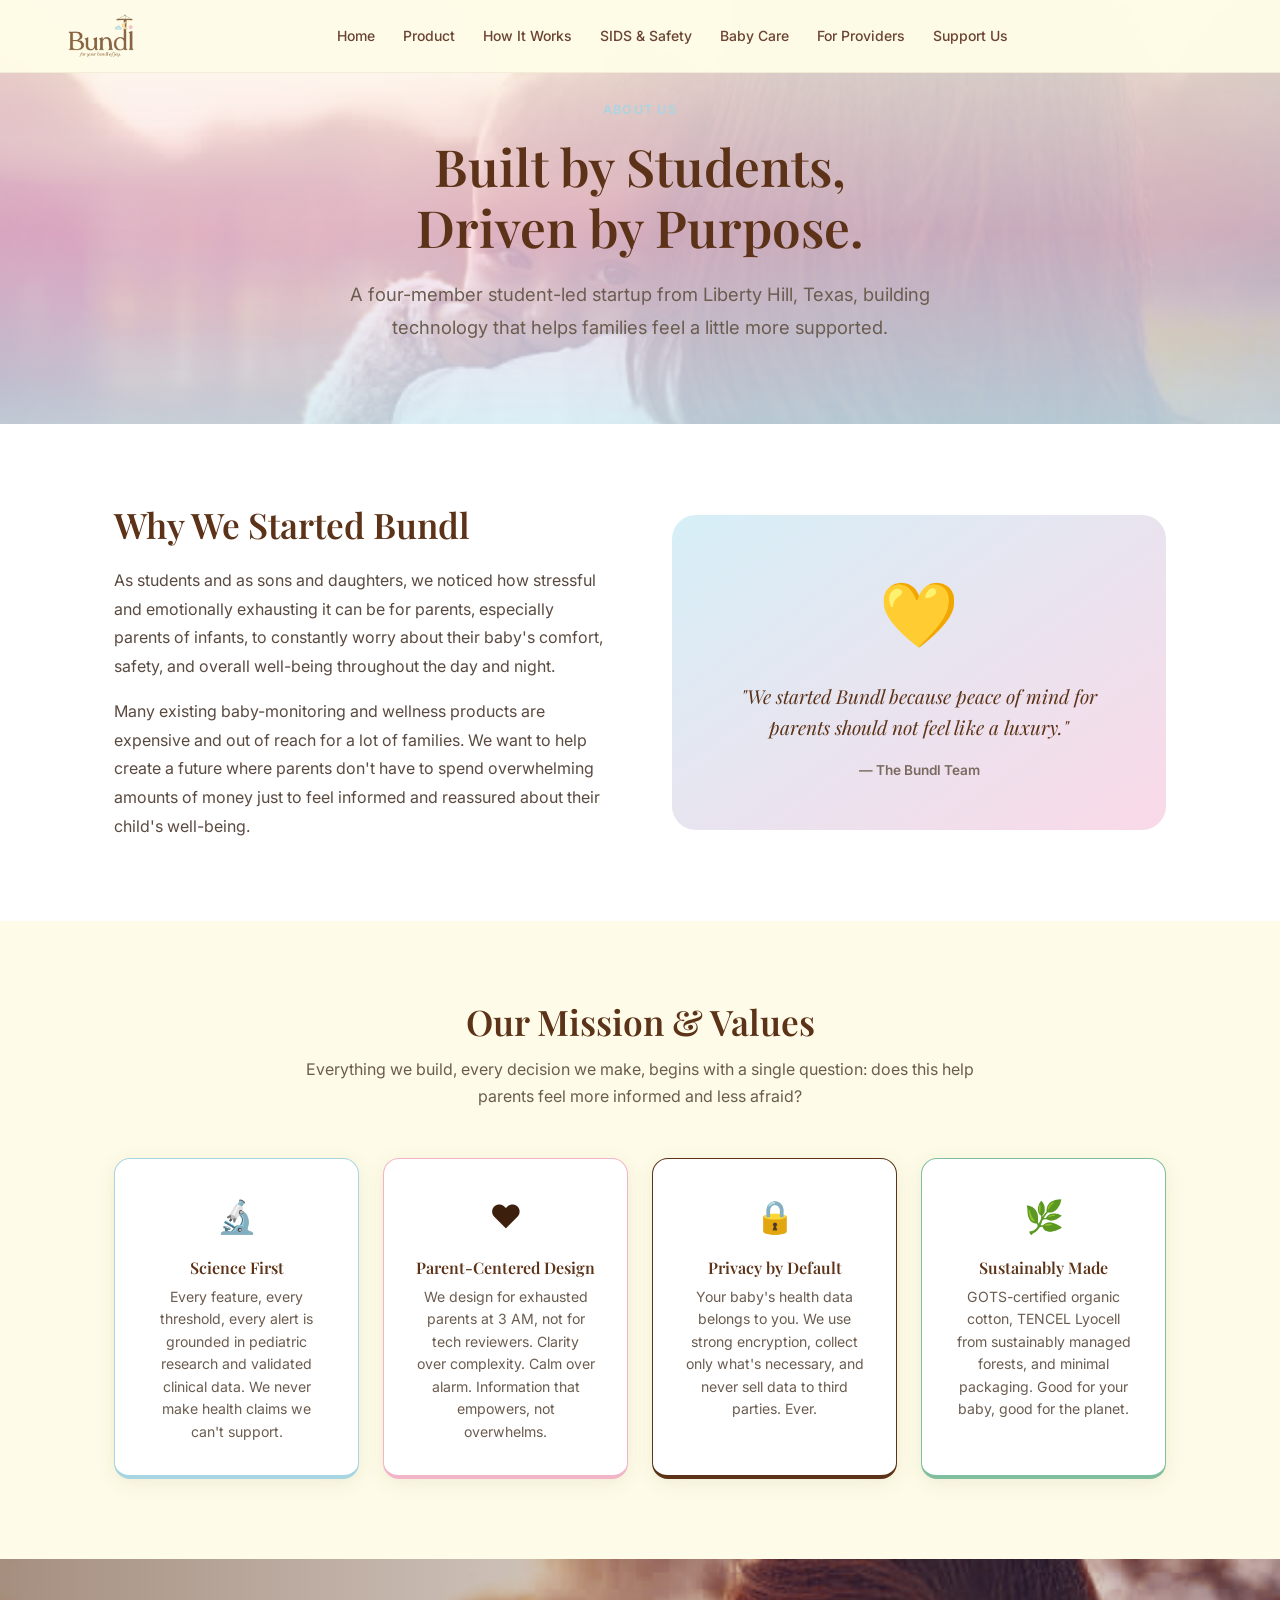
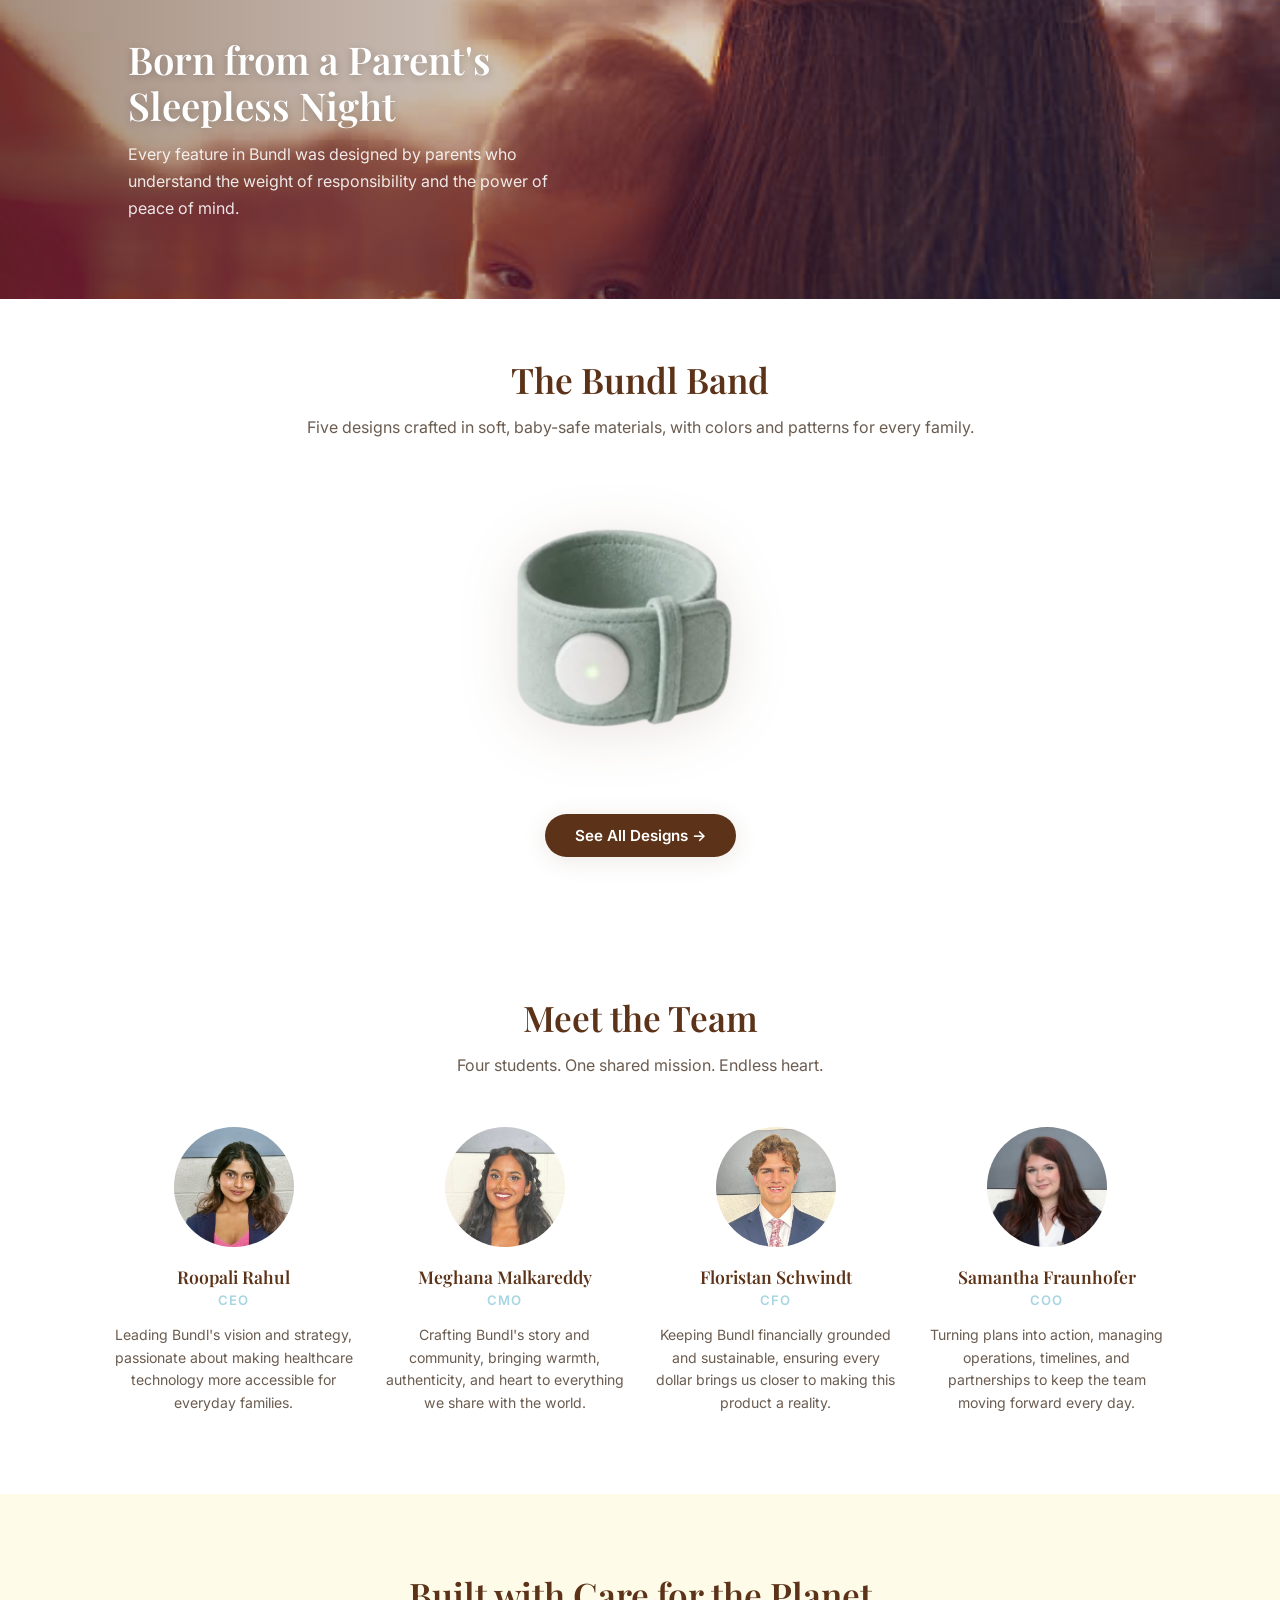
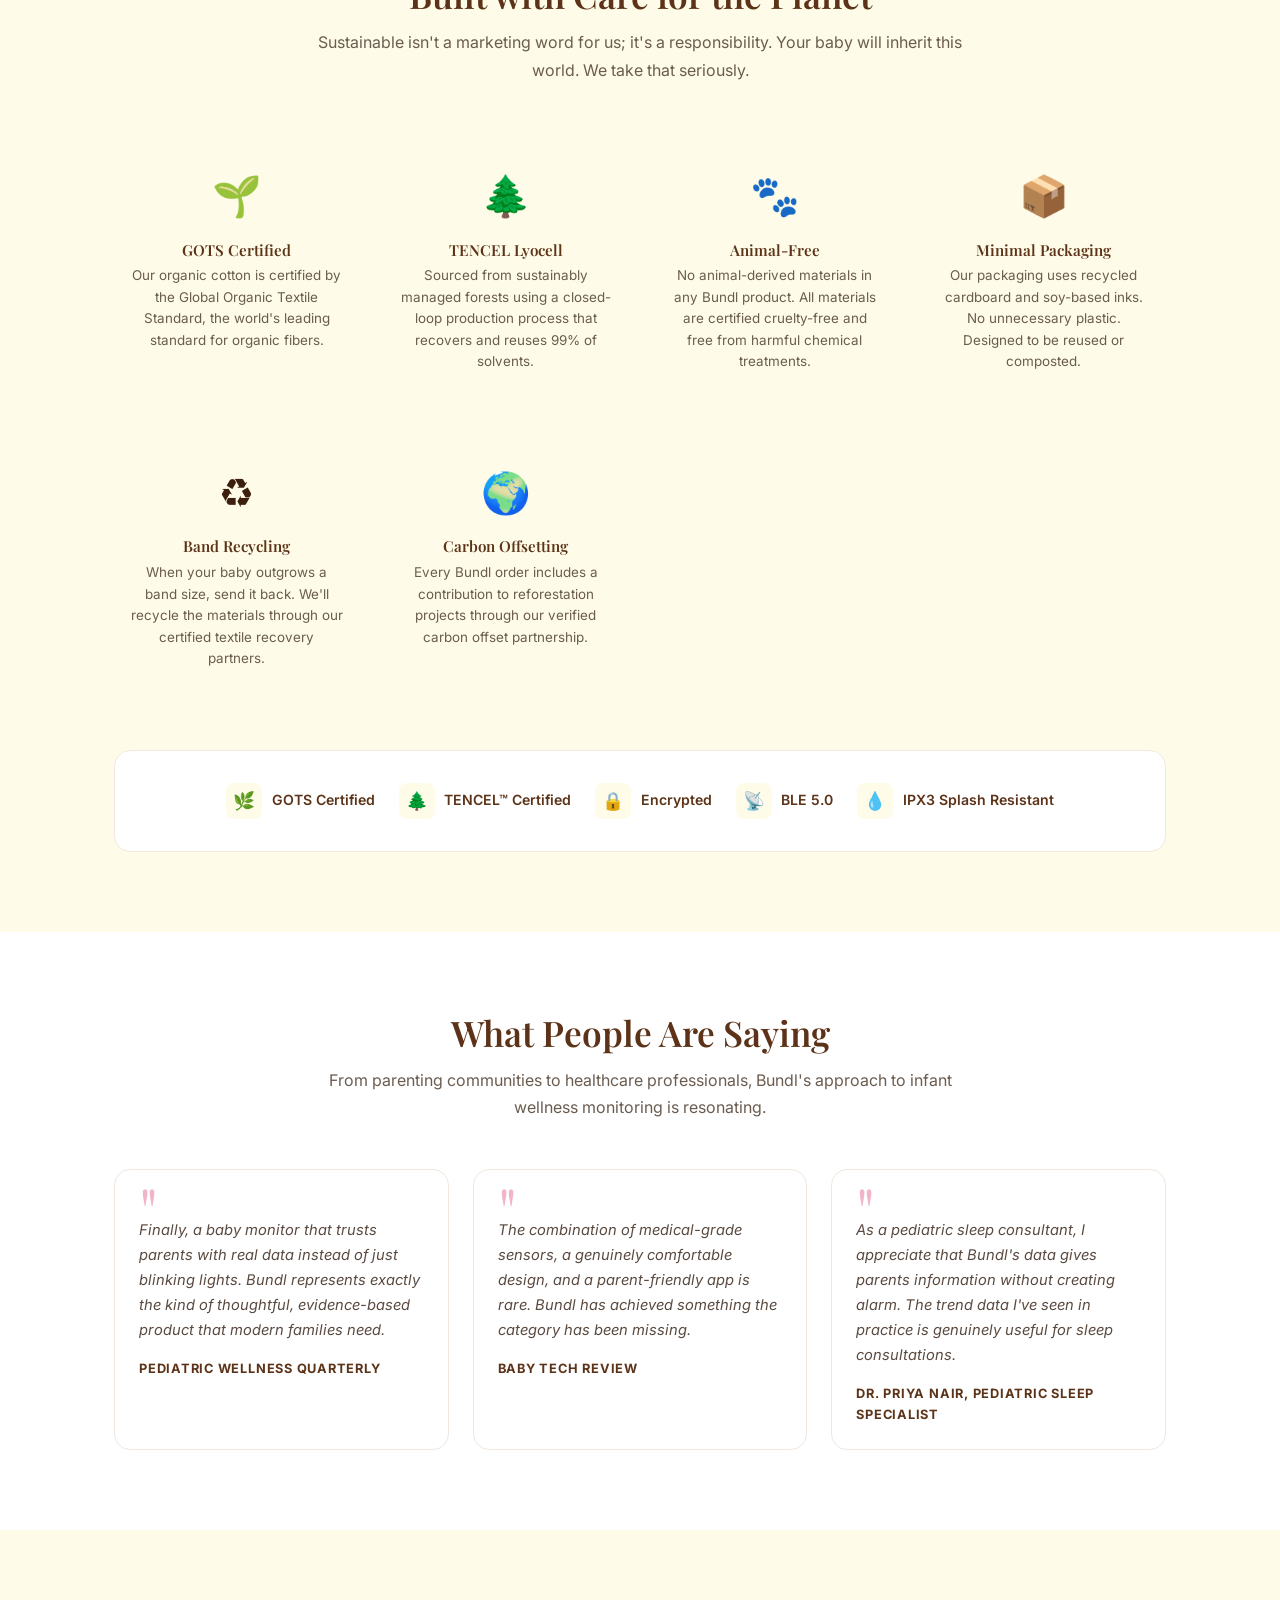
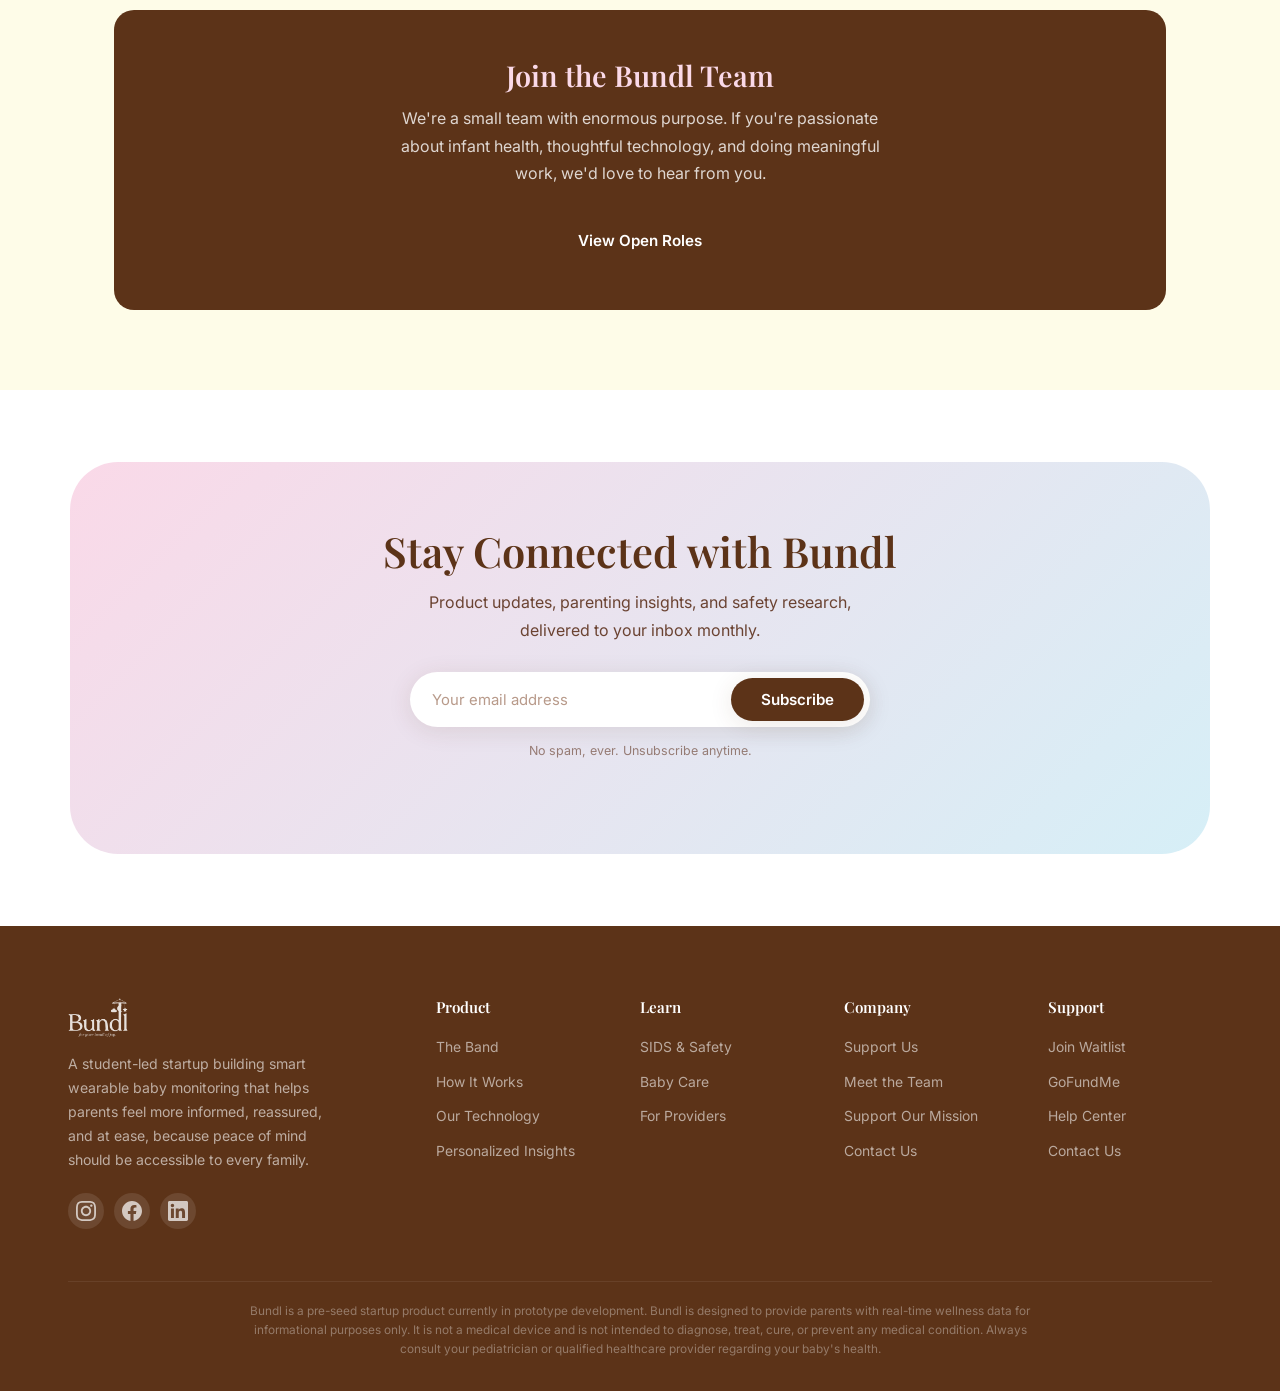
<file: about.html>
﻿<!DOCTYPE html>
<html lang="en">
<head>
  <meta charset="UTF-8" />
  <meta name="viewport" content="width=device-width, initial-scale=1.0" />
  <title>About Bundl — Our Mission, Team &amp; Story</title>
  <meta name="description" content="Meet the team behind Bundl. We're parents, engineers, and health advocates united by a mission to bring peace of mind to every family." />

  <!-- Favicon -->
  <link rel="icon" type="image/png" href="images/blogo.png" />

  <!-- Canonical -->
  <link rel="canonical" href="https://joinbundl.com/about" />

  <!-- Open Graph -->
  <meta property="og:type" content="website" />
  <meta property="og:site_name" content="Bundl" />
  <meta property="og:title" content="About Bundl — Our Mission, Team &amp; Story" />
  <meta property="og:description" content="Meet the team behind Bundl. We're students united by a mission to bring peace of mind to every family through smart infant wellness monitoring." />
  <meta property="og:url" content="https://joinbundl.com/about" />
  <meta property="og:image" content="https://joinbundl.com/images/bundl-logo.png" />
  <meta name="twitter:card" content="summary_large_image" />
  <meta name="twitter:title" content="About Bundl — Our Mission, Team &amp; Story" />
  <meta name="twitter:description" content="Meet the student team behind Bundl, a startup from Liberty Hill, TX building smart infant wellness monitoring." />
  <meta name="twitter:image" content="https://joinbundl.com/images/bundl-logo.png" />

  <!-- Structured Data -->
  <script type="application/ld+json">
  {
    "@context": "https://schema.org",
    "@type": "AboutPage",
    "name": "About Bundl — Our Mission, Team & Story",
    "url": "https://joinbundl.com/about",
    "description": "Meet the student team behind Bundl, a startup from Liberty Hill, TX building smart infant wellness monitoring.",
    "publisher": { "@id": "https://joinbundl.com/#organization" },
    "isPartOf": { "@id": "https://joinbundl.com/#website" }
  }
  </script>

  <link rel="preconnect" href="https://fonts.googleapis.com" />
  <link rel="preconnect" href="https://fonts.gstatic.com" crossorigin />
  <link href="https://fonts.googleapis.com/css2?family=Playfair+Display:ital,wght@0,400;0,500;0,600;0,700;1,400;1,500&family=Inter:wght@300;400;500;600;700&display=swap" rel="stylesheet" />
  <link rel="stylesheet" href="css/styles.css" />

  <!-- Google tag (gtag.js) -->
  <script async src="https://www.googletagmanager.com/gtag/js?id=G-6Q9GLGL28F"></script>
  <script>
    window.dataLayer = window.dataLayer || [];
    function gtag(){dataLayer.push(arguments);}
    gtag('js', new Date());
    gtag('config', 'G-6Q9GLGL28F');
  </script>
  <style>
    /* ── About page styles ── */
    .about-hero {
      background:
        linear-gradient(rgba(254,252,232,0.84) 0%, rgba(250,217,232,0.76) 55%, rgba(214,239,247,0.82) 100%),
        url('../images/lifestyle-mother-baby.png') center / cover no-repeat;
      padding: 100px 0 80px;
      text-align: center;
    }
    .about-hero__eyebrow {
      font-size: .78rem;
      font-weight: 600;
      letter-spacing: .1em;
      text-transform: uppercase;
      color: #A8D5E2;
      margin-bottom: 1rem;
    }
    .about-hero h1 { font-size: clamp(2rem,4.5vw,3.2rem); color: #5C3318; margin-bottom: 1.2rem; }
    .about-hero__lead {
      font-size: 1.15rem;
      color: #6b5c50;
      max-width: 620px;
      margin: 0 auto;
      line-height: 1.8;
    }

    /* Mission */
    .about-section {
      padding: 80px 0;
    }
    .about-section--alt { background: #fefce8; }
    .about-section__inner {
      max-width: 1100px;
      margin: 0 auto;
      padding: 0 24px;
    }
    .about-section__header {
      text-align: center;
      max-width: 680px;
      margin: 0 auto 3rem;
    }
    .about-section__header h2 { color: #5C3318; font-size: clamp(1.6rem,3vw,2.2rem); margin-bottom: .8rem; }
    .about-section__header p { color: #6b5c50; line-height: 1.7; }

    /* Story layout */
    .story-layout {
      display: grid;
      grid-template-columns: 1fr 1fr;
      gap: 4rem;
      align-items: center;
    }
    .story-layout__text h2 { color: #5C3318; font-size: clamp(1.6rem,3vw,2.2rem); margin-bottom: 1.2rem; }
    .story-layout__text p { color: #5a4a40; line-height: 1.8; margin-bottom: 1rem; }
    .story-layout__text p:last-child { margin-bottom: 0; }
    .story-visual {
      background: linear-gradient(145deg, #d6eff7, #fad9e8);
      border-radius: 24px;
      padding: 3rem;
      text-align: center;
    }
    .story-visual__emoji { font-size: 4rem; display: block; margin-bottom: 1rem; }
    .story-visual__quote {
      font-family: 'Playfair Display', Georgia, serif;
      font-style: italic;
      font-size: 1.2rem;
      color: #5C3318;
      line-height: 1.6;
    }
    .story-visual__attribution {
      margin-top: 1rem;
      font-size: .85rem;
      color: #7a6a60;
      font-weight: 600;
    }

    /* Values */
    .values-grid {
      display: grid;
      grid-template-columns: repeat(auto-fit, minmax(240px, 1fr));
      gap: 1.5rem;
    }
    .value-card {
      background: #fff;
      border-radius: 16px;
      padding: 2rem;
      border-bottom: 4px solid transparent;
      transition: border-color .2s, transform .2s;
    }
    .value-card:hover { transform: translateY(-4px); }
    .value-card--blue { border-color: #A8D5E2; }
    .value-card--pink { border-color: #F2B5C8; }
    .value-card--brown { border-color: #5C3318; }
    .value-card--green { border-color: #7FBFA0; }
    .value-card__icon { font-size: 2rem; margin-bottom: 1rem; }
    .value-card h4 { color: #5C3318; font-size: 1rem; margin-bottom: .5rem; }
    .value-card p { color: #6b5c50; font-size: .88rem; line-height: 1.6; margin: 0; }

    /* Team */
    .team-grid {
      display: grid;
      grid-template-columns: repeat(auto-fit, minmax(220px, 1fr));
      gap: 2rem;
    }
    .team-card {
      text-align: center;
    }
    .team-card__avatar {
      width: 120px;
      height: 120px;
      border-radius: 50%;
      margin: 0 auto 1.2rem;
      display: flex;
      align-items: center;
      justify-content: center;
      font-size: 2.8rem;
      font-weight: 700;
      font-family: 'Playfair Display', Georgia, serif;
      color: #fff;
    }
    .team-card__avatar--roopali { background: linear-gradient(135deg, #F2B5C8, #e07fa0); }
    .team-card__avatar--floristan { background: linear-gradient(135deg, #A8D5E2, #6ab0cc); }
    .team-card__avatar--meghana { background: linear-gradient(135deg, #c5a87a, #a07a50); }
    .team-card__avatar--samantha { background: linear-gradient(135deg, #7FBFA0, #4a9a78); }
    .team-card h3 { color: #5C3318; font-size: 1.1rem; margin-bottom: .2rem; }
    .team-card__role {
      font-size: .82rem;
      font-weight: 600;
      text-transform: uppercase;
      letter-spacing: .06em;
      color: #A8D5E2;
      margin-bottom: .8rem;
    }
    .team-card p { color: #6b5c50; font-size: .88rem; line-height: 1.6; }

    /* Sustainability */
    .sustainability-grid {
      display: grid;
      grid-template-columns: repeat(auto-fit, minmax(200px, 1fr));
      gap: 1.5rem;
    }
    .sustainability-item {
      text-align: center;
      padding: 2rem 1rem;
    }
    .sustainability-item__icon {
      font-size: 2.5rem;
      display: block;
      margin-bottom: .8rem;
    }
    .sustainability-item h4 { color: #5C3318; font-size: .95rem; margin-bottom: .4rem; }
    .sustainability-item p { color: #6b5c50; font-size: .84rem; line-height: 1.6; margin: 0; }

    /* Certifications */
    .cert-strip {
      background: #fff;
      border: 1px solid #f0e8e0;
      border-radius: 16px;
      padding: 2rem;
      display: flex;
      flex-wrap: wrap;
      gap: 1.5rem;
      justify-content: center;
      align-items: center;
      margin-top: 3rem;
    }
    .cert-badge {
      display: flex;
      align-items: center;
      gap: .6rem;
      font-size: .88rem;
      color: #5C3318;
      font-weight: 600;
    }
    .cert-badge__icon {
      width: 36px;
      height: 36px;
      background: #fefce8;
      border-radius: 8px;
      display: flex;
      align-items: center;
      justify-content: center;
      font-size: 1.1rem;
    }

    /* Press */
    .press-grid {
      display: grid;
      grid-template-columns: repeat(auto-fit, minmax(260px, 1fr));
      gap: 1.5rem;
    }
    .press-card {
      background: #fff;
      border: 1px solid #f0e8e0;
      border-radius: 16px;
      padding: 1.5rem;
      position: relative;
    }
    .press-card::before {
      content: '"';
      font-size: 4rem;
      font-family: 'Playfair Display', Georgia, serif;
      color: #F2B5C8;
      line-height: 1;
      position: absolute;
      top: .5rem;
      left: 1.5rem;
    }
    .press-card__quote {
      padding-top: 1.5rem;
      font-style: italic;
      color: #5a4a40;
      font-size: .92rem;
      line-height: 1.7;
      margin-bottom: 1rem;
    }
    .press-card__source {
      font-size: .8rem;
      font-weight: 700;
      color: #5C3318;
      text-transform: uppercase;
      letter-spacing: .06em;
    }

    /* Careers */
    .careers-cta {
      background: #5C3318;
      border-radius: 20px;
      padding: 3rem;
      text-align: center;
      color: #fff;
    }
    .careers-cta h3 {
      font-size: 1.8rem;
      margin-bottom: .8rem;
      color: #fad9e8;
    }
    .careers-cta p { color: rgba(255,255,255,.8); max-width: 480px; margin: 0 auto 2rem; line-height: 1.7; }

    @media (max-width: 768px) {
      .story-layout { grid-template-columns: 1fr; gap: 2rem; }
    }
  </style>
</head>
<body>

<header class="header" id="header">
  <div class="header__inner">
    <a href="index.html" class="header__logo" aria-label="Bundl Home">
      <img src="images/bundl-logo.png" class="header__logo-img" alt="Bundl" />
    </a>
    <nav class="header__nav" aria-label="Main navigation">
      <a href="index.html">Home</a>
      <a href="product.html">Product</a>
      <a href="how-it-works.html">How It Works</a>
      <a href="sids-safety.html">SIDS &amp; Safety</a>
      <a href="education.html">Baby Care</a>
      <a href="healthcare.html">For Providers</a>
      <a href="support.html">Support Us</a>
    </nav>
    <div class="header__actions">
      <button class="header__hamburger" aria-label="Open menu" aria-expanded="false"><span></span><span></span><span></span></button>
    </div>
  </div>
</header>

<nav class="mobile-nav" aria-label="Mobile navigation">
  <a href="index.html">Home</a>
  <a href="product.html">Product</a>
  <a href="how-it-works.html">How It Works</a>
  <a href="sids-safety.html">SIDS &amp; Safety</a>
  <a href="education.html">Baby Care</a>
  <a href="healthcare.html">For Providers</a>
  <a href="support.html">Support Us</a>
  <div class="mobile-nav__cta">
    <a href="index.html#waitlist" class="btn btn--primary btn--full">Join the Waitlist</a>
    <a href="support.html#waitlist" class="btn btn--secondary btn--full">Support Our Mission</a>
  </div>
</nav>

<!-- Hero -->
<section class="about-hero">
  <div class="container">
    <div class="about-hero__eyebrow">About Us</div>
    <h1>Built by Students,<br>Driven by Purpose.</h1>
    <p class="about-hero__lead">A four-member student-led startup from Liberty Hill, Texas, building technology that helps families feel a little more supported.</p>
  </div>
</section>

<!-- Our Story -->
<section class="about-section">
  <div class="about-section__inner">
    <div class="story-layout fade-in">
      <div class="story-layout__text">
        <h2>Why We Started Bundl</h2>
        <p>As students and as sons and daughters, we noticed how stressful and emotionally exhausting it can be for parents, especially parents of infants, to constantly worry about their baby's comfort, safety, and overall well-being throughout the day and night.</p>
        <p>Many existing baby-monitoring and wellness products are expensive and out of reach for a lot of families. We want to help create a future where parents don't have to spend overwhelming amounts of money just to feel informed and reassured about their child's well-being.</p>
      </div>
      <div class="story-visual">
        <span class="story-visual__emoji">💛</span>
        <p class="story-visual__quote">"We started Bundl because peace of mind for parents should not feel like a luxury."</p>
        <p class="story-visual__attribution">— The Bundl Team</p>
      </div>
    </div>
  </div>
</section>

<!-- Mission & Values -->
<section class="about-section about-section--alt">
  <div class="about-section__inner">
    <div class="about-section__header fade-in">
      <h2>Our Mission &amp; Values</h2>
      <p>Everything we build, every decision we make, begins with a single question: does this help parents feel more informed and less afraid?</p>
    </div>
    <div class="values-grid">
      <div class="value-card value-card--blue fade-in">
        <div class="value-card__icon">🔬</div>
        <h4>Science First</h4>
        <p>Every feature, every threshold, every alert is grounded in pediatric research and validated clinical data. We never make health claims we can't support.</p>
      </div>
      <div class="value-card value-card--pink fade-in">
        <div class="value-card__icon">❤️</div>
        <h4>Parent-Centered Design</h4>
        <p>We design for exhausted parents at 3 AM, not for tech reviewers. Clarity over complexity. Calm over alarm. Information that empowers, not overwhelms.</p>
      </div>
      <div class="value-card value-card--brown fade-in">
        <div class="value-card__icon">🔒</div>
        <h4>Privacy by Default</h4>
        <p>Your baby's health data belongs to you. We use strong encryption, collect only what's necessary, and never sell data to third parties. Ever.</p>
      </div>
      <div class="value-card value-card--green fade-in">
        <div class="value-card__icon">🌿</div>
        <h4>Sustainably Made</h4>
        <p>GOTS-certified organic cotton, TENCEL Lyocell from sustainably managed forests, and minimal packaging. Good for your baby, good for the planet.</p>
      </div>
    </div>
  </div>
</section>

<!-- PRODUCT SHOWCASE STRIP -->
<div class="lifestyle-strip" aria-hidden="true">
  <img src="images/lifestyle-mother-baby.png" alt="">
  <div class="lifestyle-strip__overlay">
    <div class="lifestyle-strip__text">
      <h2>Born from a Parent's Sleepless Night</h2>
      <p>Every feature in Bundl was designed by parents who understand the weight of responsibility and the power of peace of mind.</p>
    </div>
  </div>
</div>

<!-- Product variants mini-showcase -->
<section class="about-section" style="padding-top:60px;padding-bottom:60px;">
  <div class="about-section__inner">
    <div class="about-section__header fade-in">
      <h2>The Bundl Band</h2>
      <p>Five designs crafted in soft, baby-safe materials, with colors and patterns for every family.</p>
    </div>
    <div style="display:flex;justify-content:center;margin-top:40px;">
      <img src="images/g2.png" alt="Bundl smart ankle band" loading="lazy" style="max-width:520px;width:100%;border-radius:16px;filter:drop-shadow(0 8px 28px rgba(92,51,24,0.13));">
    </div>
    <div style="text-align:center;margin-top:32px;">
      <a href="product.html" class="btn btn--primary">See All Designs →</a>
    </div>
  </div>
</section>

<!-- Team -->
<section class="about-section" id="team">
  <div class="about-section__inner">
    <div class="about-section__header fade-in">
      <h2>Meet the Team</h2>
      <p>Four students. One shared mission. Endless heart.</p>
    </div>
    <div class="team-grid">
      <div class="team-card fade-in">
        <div class="team-member-card__avatar" style="margin:0 auto 1.2rem;"><img src="images/roo1.jpeg" alt="Roopali Rahul" loading="lazy"></div>
        <h3>Roopali Rahul</h3>
        <div class="team-card__role">CEO</div>
        <p>Leading Bundl's vision and strategy, passionate about making healthcare technology more accessible for everyday families.</p>
      </div>
      <div class="team-card fade-in">
        <div class="team-member-card__avatar" style="margin:0 auto 1.2rem;"><img src="images/meg1.jpeg" alt="Meghana Malkareddy" loading="lazy" style="object-position:center 35%;"></div>
        <h3>Meghana Malkareddy</h3>
        <div class="team-card__role">CMO</div>
        <p>Crafting Bundl's story and community, bringing warmth, authenticity, and heart to everything we share with the world.</p>
      </div>
      <div class="team-card fade-in">
        <div class="team-member-card__avatar" style="margin:0 auto 1.2rem;"><img src="images/flo1.jpeg" alt="Floristan Schwindt" loading="lazy"></div>
        <h3>Floristan Schwindt</h3>
        <div class="team-card__role">CFO</div>
        <p>Keeping Bundl financially grounded and sustainable, ensuring every dollar brings us closer to making this product a reality.</p>
      </div>
      <div class="team-card fade-in">
        <div class="team-member-card__avatar" style="margin:0 auto 1.2rem;"><img src="images/samantha1.jpeg" alt="Samantha Fraunhofer" loading="lazy"></div>
        <h3>Samantha Fraunhofer</h3>
        <div class="team-card__role">COO</div>
        <p>Turning plans into action, managing operations, timelines, and partnerships to keep the team moving forward every day.</p>
      </div>
    </div>
  </div>
</section>

<!-- Sustainability -->
<section class="about-section about-section--alt" id="sustainability">
  <div class="about-section__inner">
    <div class="about-section__header fade-in">
      <h2>Built with Care for the Planet</h2>
      <p>Sustainable isn't a marketing word for us; it's a responsibility. Your baby will inherit this world. We take that seriously.</p>
    </div>
    <div class="sustainability-grid">
      <div class="sustainability-item fade-in">
        <span class="sustainability-item__icon">🌱</span>
        <h4>GOTS Certified</h4>
        <p>Our organic cotton is certified by the Global Organic Textile Standard, the world's leading standard for organic fibers.</p>
      </div>
      <div class="sustainability-item fade-in">
        <span class="sustainability-item__icon">🌲</span>
        <h4>TENCEL Lyocell</h4>
        <p>Sourced from sustainably managed forests using a closed-loop production process that recovers and reuses 99% of solvents.</p>
      </div>
      <div class="sustainability-item fade-in">
        <span class="sustainability-item__icon">🐾</span>
        <h4>Animal-Free</h4>
        <p>No animal-derived materials in any Bundl product. All materials are certified cruelty-free and free from harmful chemical treatments.</p>
      </div>
      <div class="sustainability-item fade-in">
        <span class="sustainability-item__icon">📦</span>
        <h4>Minimal Packaging</h4>
        <p>Our packaging uses recycled cardboard and soy-based inks. No unnecessary plastic. Designed to be reused or composted.</p>
      </div>
      <div class="sustainability-item fade-in">
        <span class="sustainability-item__icon">♻️</span>
        <h4>Band Recycling</h4>
        <p>When your baby outgrows a band size, send it back. We'll recycle the materials through our certified textile recovery partners.</p>
      </div>
      <div class="sustainability-item fade-in">
        <span class="sustainability-item__icon">🌍</span>
        <h4>Carbon Offsetting</h4>
        <p>Every Bundl order includes a contribution to reforestation projects through our verified carbon offset partnership.</p>
      </div>
    </div>

    <div class="cert-strip fade-in">
      <div class="cert-badge">
        <div class="cert-badge__icon">🌿</div>
        GOTS Certified
      </div>
      <div class="cert-badge">
        <div class="cert-badge__icon">🌲</div>
        TENCEL™ Certified
      </div>
      <div class="cert-badge">
        <div class="cert-badge__icon">🔒</div>
        Encrypted
      </div>
      <div class="cert-badge">
        <div class="cert-badge__icon">📡</div>
        BLE 5.0
      </div>
      <div class="cert-badge">
        <div class="cert-badge__icon">💧</div>
        IPX3 Splash Resistant
      </div>
    </div>
  </div>
</section>

<!-- Press -->
<section class="about-section" id="press">
  <div class="about-section__inner">
    <div class="about-section__header fade-in">
      <h2>What People Are Saying</h2>
      <p>From parenting communities to healthcare professionals, Bundl's approach to infant wellness monitoring is resonating.</p>
    </div>
    <div class="press-grid">
      <div class="press-card fade-in">
        <p class="press-card__quote">Finally, a baby monitor that trusts parents with real data instead of just blinking lights. Bundl represents exactly the kind of thoughtful, evidence-based product that modern families need.</p>
        <div class="press-card__source">Pediatric Wellness Quarterly</div>
      </div>
      <div class="press-card fade-in">
        <p class="press-card__quote">The combination of medical-grade sensors, a genuinely comfortable design, and a parent-friendly app is rare. Bundl has achieved something the category has been missing.</p>
        <div class="press-card__source">Baby Tech Review</div>
      </div>
      <div class="press-card fade-in">
        <p class="press-card__quote">As a pediatric sleep consultant, I appreciate that Bundl's data gives parents information without creating alarm. The trend data I've seen in practice is genuinely useful for sleep consultations.</p>
        <div class="press-card__source">Dr. Priya Nair, Pediatric Sleep Specialist</div>
      </div>
    </div>
  </div>
</section>

<!-- Careers -->
<section class="about-section about-section--alt" id="careers">
  <div class="about-section__inner">
    <div class="careers-cta fade-in">
      <h3>Join the Bundl Team</h3>
      <p>We're a small team with enormous purpose. If you're passionate about infant health, thoughtful technology, and doing meaningful work, we'd love to hear from you.</p>
      <a href="mailto:bundl.team.official@gmail.com" class="btn btn--outline" style="border-color:rgba(255,255,255,.5);color:#fff;">View Open Roles</a>
    </div>
  </div>
</section>

<!-- Newsletter -->
<section class="newsletter-block">
  <div class="container">
    <div class="newsletter-block__inner fade-in">
      <h2>Stay Connected with Bundl</h2>
      <p>Product updates, parenting insights, and safety research, delivered to your inbox monthly.</p>
      <form class="newsletter-form" novalidate>
        <input type="email" placeholder="Your email address" autocomplete="email" required />
        <button type="submit" class="btn btn--primary">Subscribe</button>
      </form>
      <p style="font-size:.78rem;margin-top:.8rem;opacity:.65;">No spam, ever. Unsubscribe anytime.</p>
    </div>
  </div>
</section>

<footer class="footer">
  <div class="container">
    <div class="footer__grid">
      <div class="footer__brand">
        <a href="index.html" aria-label="Bundl Home">
          <img src="images/bundl-logo.png" alt="Bundl" style="height:40px;filter:brightness(0) invert(1);opacity:0.85;" loading="lazy" />
        </a>
        <p>A student-led startup building smart wearable baby monitoring that helps parents feel more informed, reassured, and at ease, because peace of mind should be accessible to every family.</p>
                <div class="footer__social">
          <a href="https://www.instagram.com/bundl_official_?igsh=cW13cmk4MHEyYXo%3D&utm_source=qr" class="footer__social-link" aria-label="Instagram" target="_blank" rel="noopener"><svg xmlns="http://www.w3.org/2000/svg" width="20" height="20" viewBox="0 0 24 24" fill="currentColor"><path d="M12 2.163c3.204 0 3.584.012 4.85.07 3.252.148 4.771 1.691 4.919 4.919.058 1.265.069 1.645.069 4.849 0 3.205-.012 3.584-.069 4.849-.149 3.225-1.664 4.771-4.919 4.919-1.266.058-1.644.07-4.85.07-3.204 0-3.584-.012-4.849-.07-3.26-.149-4.771-1.699-4.919-4.92-.058-1.265-.07-1.644-.07-4.849 0-3.204.013-3.583.07-4.849.149-3.227 1.664-4.771 4.919-4.919 1.266-.057 1.645-.069 4.849-.069zm0-2.163c-3.259 0-3.667.014-4.947.072-4.358.2-6.78 2.618-6.98 6.98-.059 1.281-.073 1.689-.073 4.948 0 3.259.014 3.668.072 4.948.2 4.358 2.618 6.78 6.98 6.98 1.281.058 1.689.072 4.948.072 3.259 0 3.668-.014 4.948-.072 4.354-.2 6.782-2.618 6.979-6.98.059-1.28.073-1.689.073-4.948 0-3.259-.014-3.667-.072-4.947-.196-4.354-2.617-6.78-6.979-6.98-1.281-.059-1.69-.073-4.949-.073zm0 5.838c-3.403 0-6.162 2.759-6.162 6.162s2.759 6.163 6.162 6.163 6.162-2.759 6.162-6.163c0-3.403-2.759-6.162-6.162-6.162zm0 10.162c-2.209 0-4-1.79-4-4 0-2.209 1.791-4 4-4s4 1.791 4 4c0 2.21-1.791 4-4 4zm6.406-11.845c-.796 0-1.441.645-1.441 1.44s.645 1.44 1.441 1.44c.795 0 1.439-.645 1.439-1.44s-.644-1.44-1.439-1.44z"/></svg></a>
          <a href="https://www.facebook.com/share/1ERbwhmzVs/?mibextid=wwXIfr" class="footer__social-link" aria-label="Facebook" target="_blank" rel="noopener"><svg xmlns="http://www.w3.org/2000/svg" width="20" height="20" viewBox="0 0 24 24" fill="currentColor"><path d="M24 12.073c0-6.627-5.373-12-12-12s-12 5.373-12 12c0 5.99 4.388 10.954 10.125 11.854v-8.385H7.078v-3.47h3.047V9.43c0-3.007 1.792-4.669 4.533-4.669 1.312 0 2.686.235 2.686.235v2.953H15.83c-1.491 0-1.956.925-1.956 1.874v2.25h3.328l-.532 3.47h-2.796v8.385C19.612 23.027 24 18.062 24 12.073z"/></svg></a>
          <a href="https://www.linkedin.com/company/teambundl/" class="footer__social-link" aria-label="LinkedIn" target="_blank" rel="noopener"><svg xmlns="http://www.w3.org/2000/svg" width="20" height="20" viewBox="0 0 24 24" fill="currentColor"><path d="M20.447 20.452h-3.554v-5.569c0-1.328-.027-3.037-1.852-3.037-1.853 0-2.136 1.445-2.136 2.939v5.667H9.351V9h3.414v1.561h.046c.477-.9 1.637-1.85 3.37-1.85 3.601 0 4.267 2.37 4.267 5.455v6.286zM5.337 7.433c-1.144 0-2.063-.926-2.063-2.065 0-1.138.92-2.063 2.063-2.063 1.14 0 2.064.925 2.064 2.063 0 1.139-.925 2.065-2.064 2.065zm1.782 13.019H3.555V9h3.564v11.452zM22.225 0H1.771C.792 0 0 .774 0 1.729v20.542C0 23.227.792 24 1.771 24h20.451C23.2 24 24 23.227 24 22.271V1.729C24 .774 23.2 0 22.222 0h.003z"/></svg></a>
        </div>
      </div>
      <div class="footer__col">
        <h5>Product</h5>
        <ul>
          <li><a href="product.html">The Band</a></li>
          <li><a href="how-it-works.html">How It Works</a></li>
          <li><a href="product.html#verification">Our Technology</a></li>
          <li><a href="product.html#insights">Personalized Insights</a></li>
        </ul>
      </div>
      <div class="footer__col">
        <h5>Learn</h5>
        <ul>
          <li><a href="sids-safety.html">SIDS &amp; Safety</a></li>
          <li><a href="education.html">Baby Care</a></li>
          <li><a href="healthcare.html">For Providers</a></li>
        </ul>
      </div>
      <div class="footer__col">
        <h5>Company</h5>
        <ul>
          <li><a href="support.html">Support Us</a></li>
          <li><a href="support.html#team">Meet the Team</a></li>
          <li><a href="support.html#waitlist">Support Our Mission</a></li>
          <li><a href="mailto:bundl.team.official@gmail.com">Contact Us</a></li>
        </ul>
      </div>
      <div class="footer__col">
        <h5>Support</h5>
        <ul>
          <li><a href="support.html#waitlist">Join Waitlist</a></li>
          <li><a href="https://gofund.me/33b133596" target="_blank" rel="noopener">GoFundMe</a></li>
          <li><a href="support.html">Help Center</a></li>
          <li><a href="mailto:bundl.team.official@gmail.com">Contact Us</a></li>
        </ul>
      </div>
    </div>
    <div class="footer__disclaimer">
      <p>Bundl is a pre-seed startup product currently in prototype development. Bundl is designed to provide parents with real-time wellness data for informational purposes only. It is not a medical device and is not intended to diagnose, treat, cure, or prevent any medical condition. Always consult your pediatrician or qualified healthcare provider regarding your baby's health.</p>
    </div>
  </div>
</footer>

<script src="js/main.js"></script>
</body>
</html>
</file>
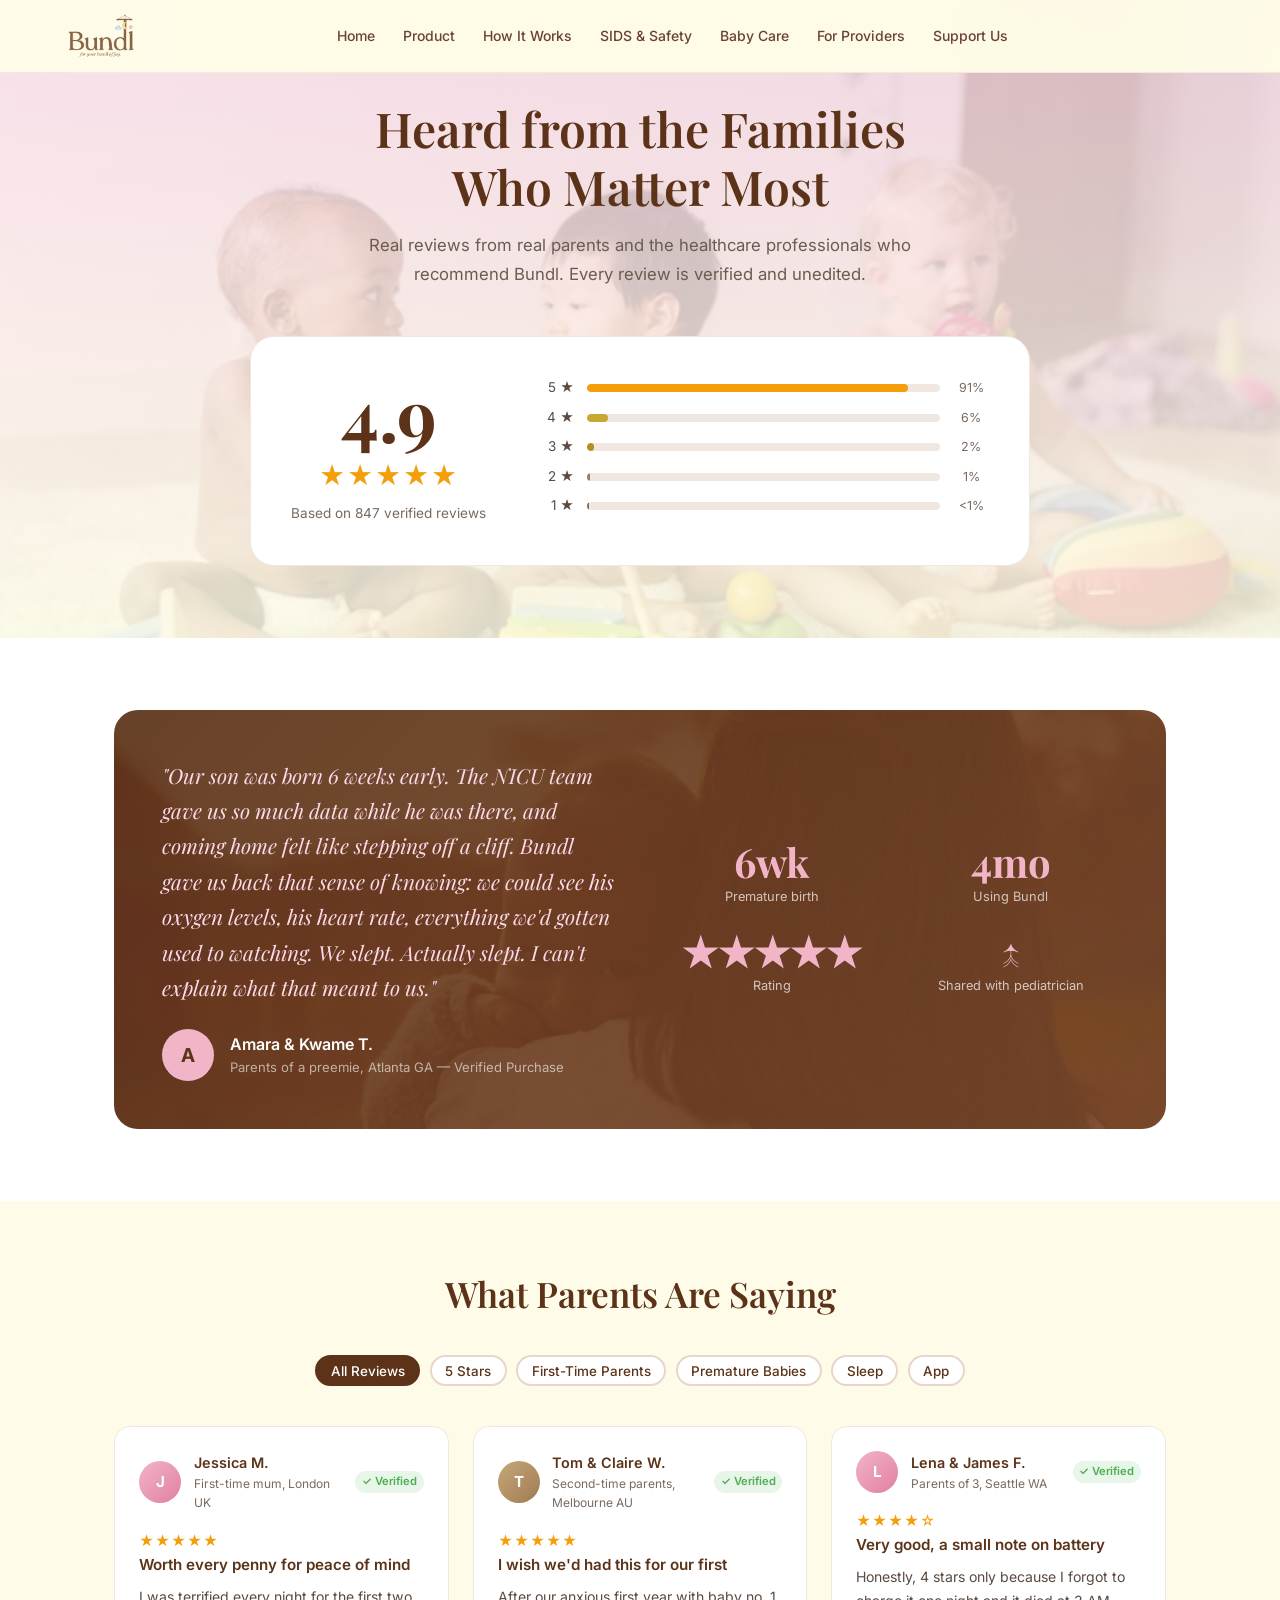
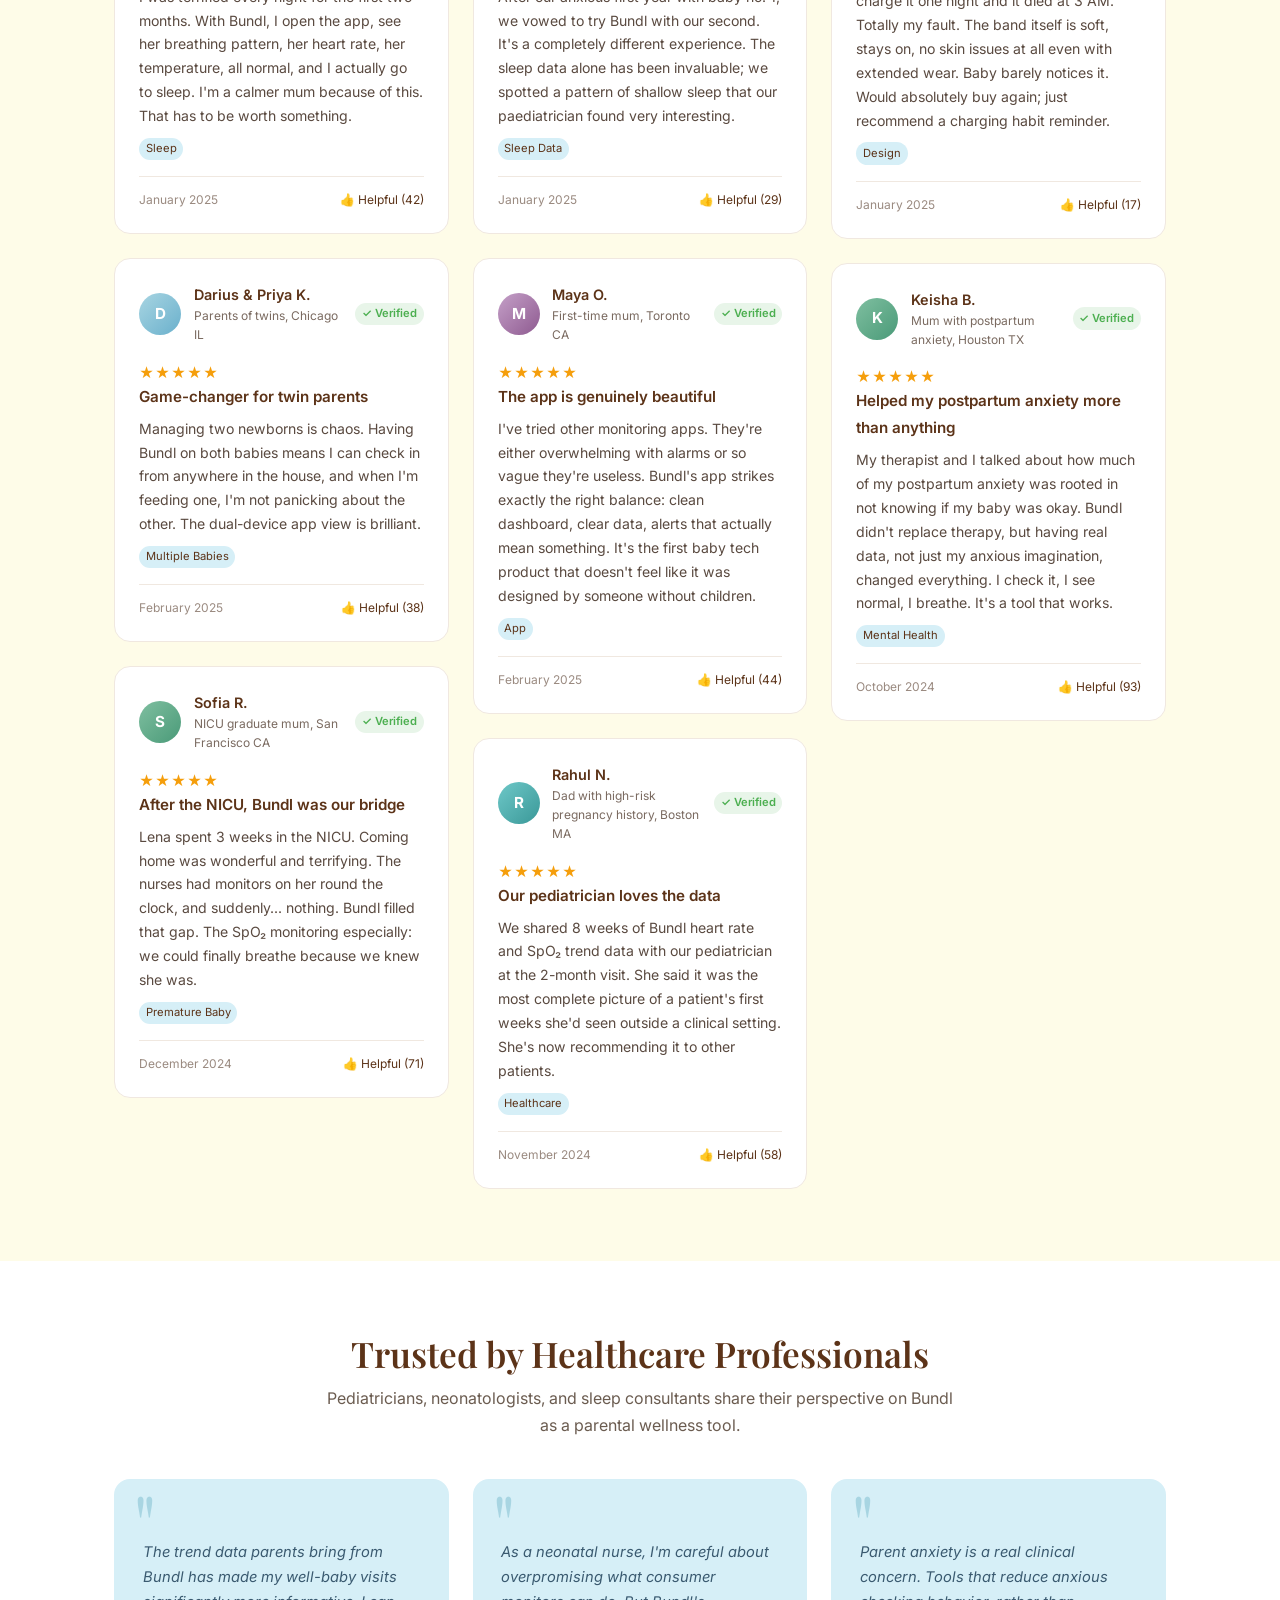
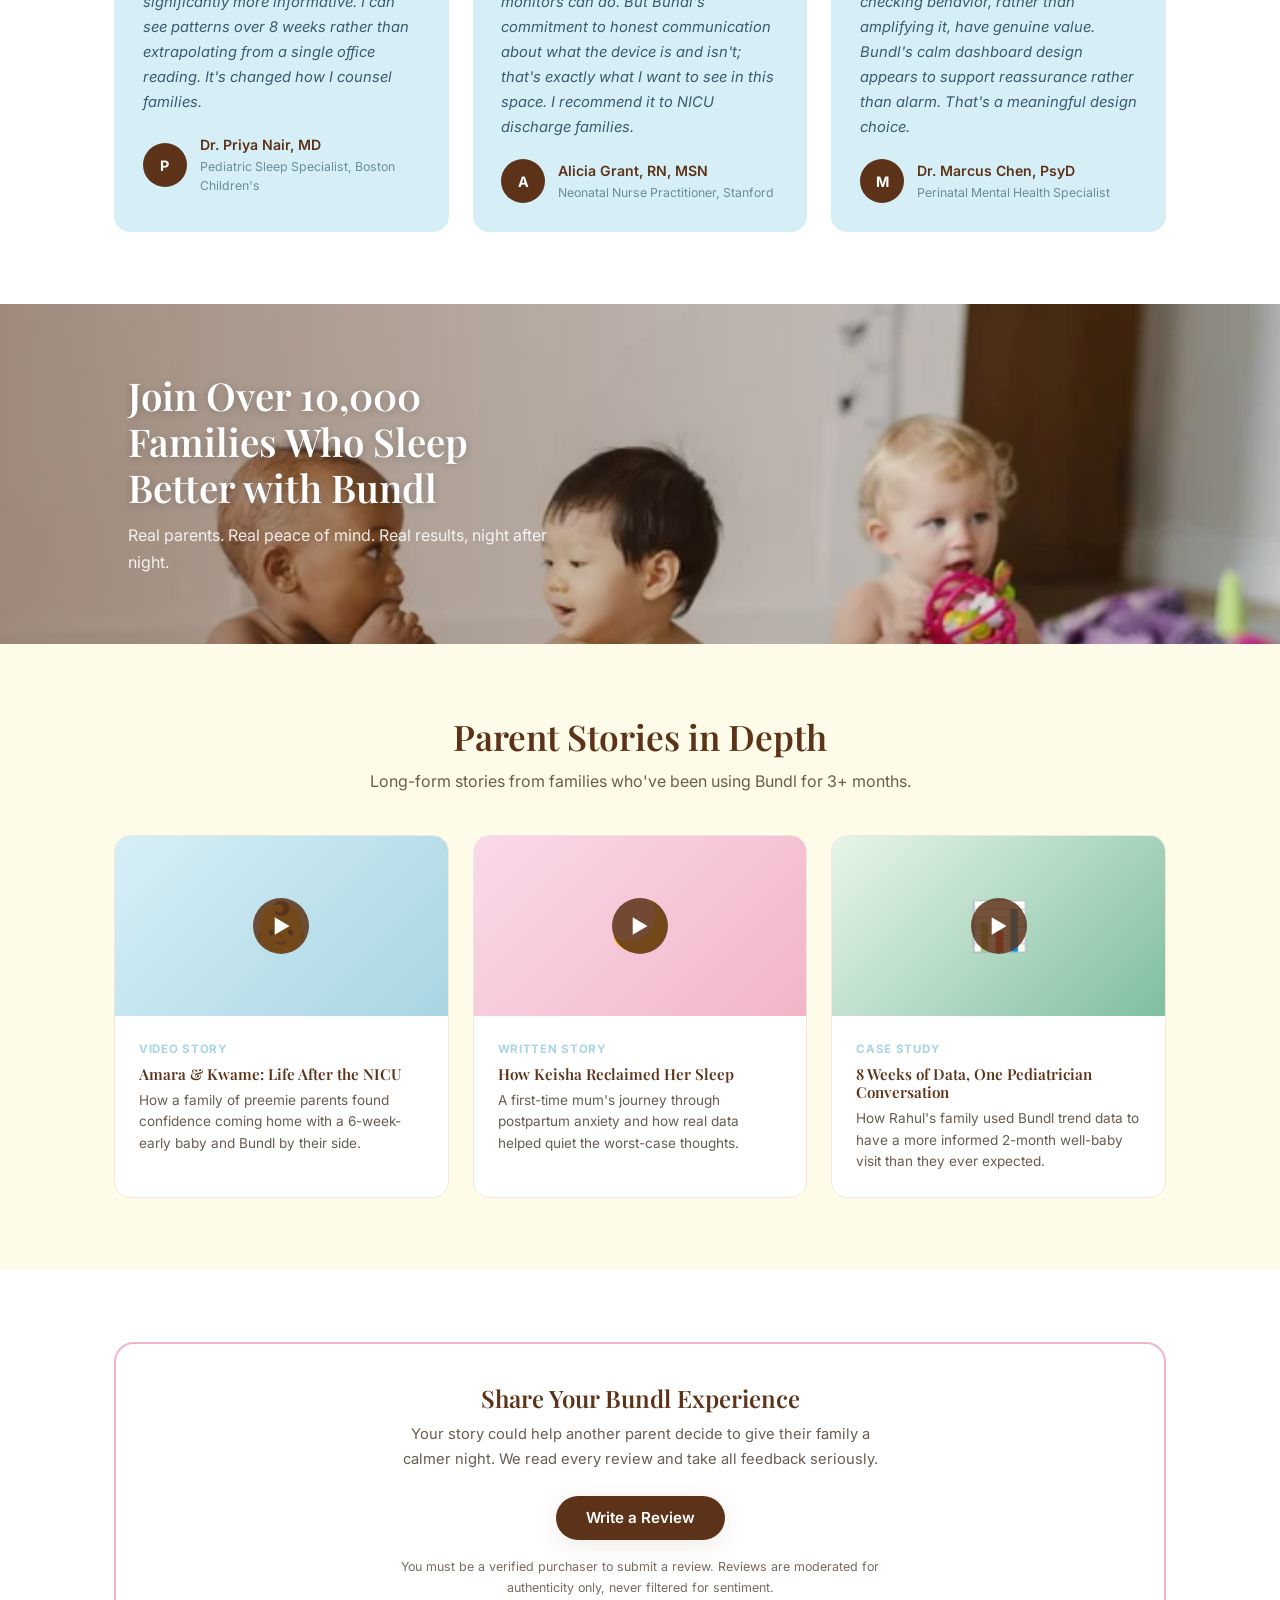
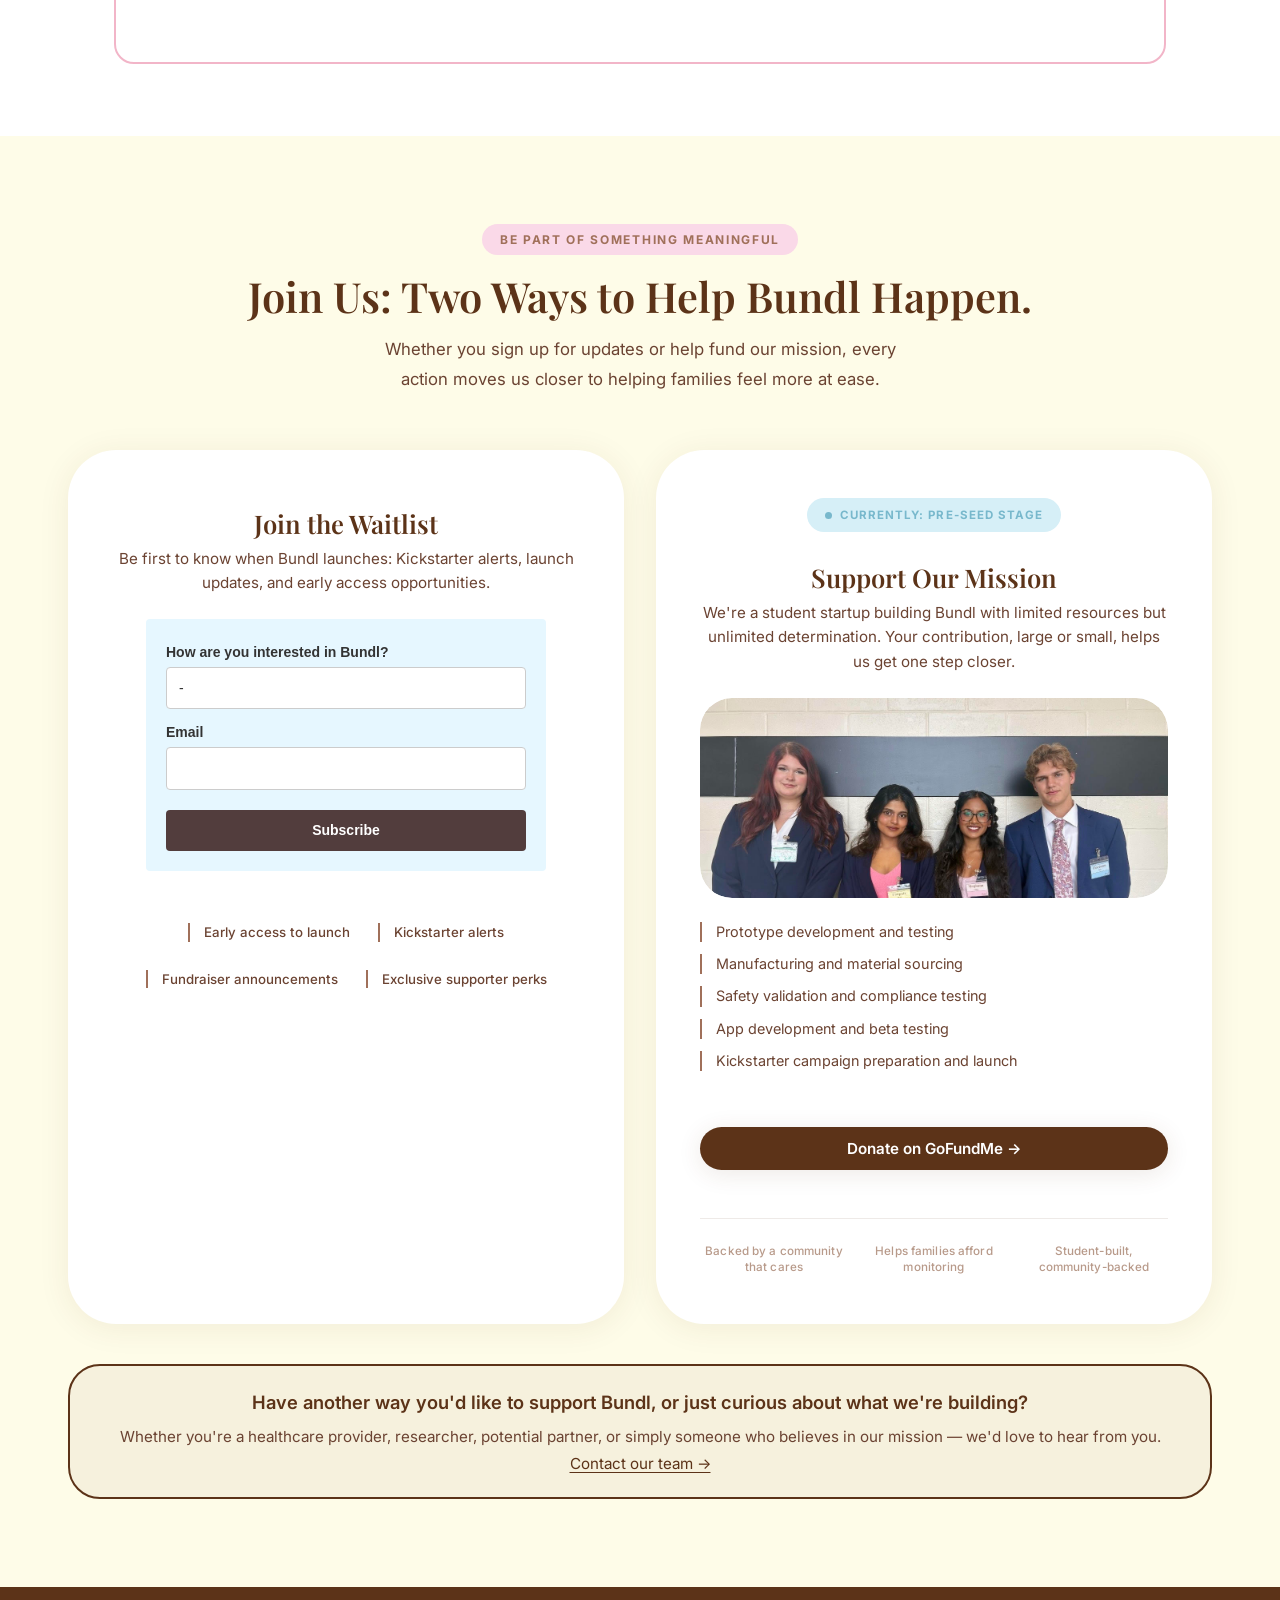
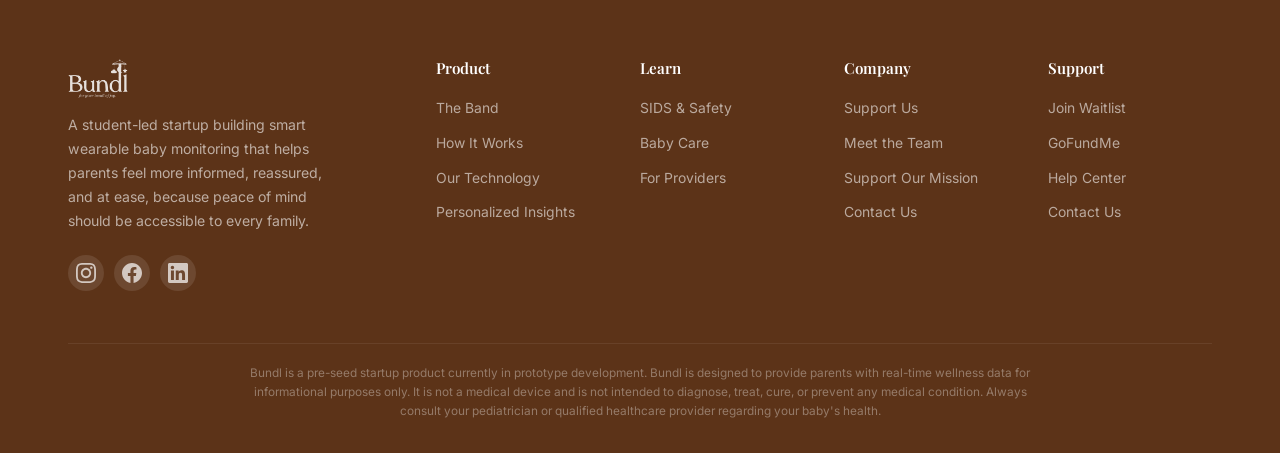
<file: reviews.html>
﻿<!DOCTYPE html>
<html lang="en">
<head>
  <meta charset="UTF-8" />
  <meta name="viewport" content="width=device-width, initial-scale=1.0" />
  <title>Reviews &amp; Community — Real Parent Stories | Bundl</title>
  <meta name="description" content="Read what parents and healthcare professionals say about Bundl. Real stories, verified reviews, and community insights from families who use Bundl every night." />

  <!-- Favicon -->
  <link rel="icon" type="image/png" href="images/blogo.png" />

  <!-- Canonical -->
  <link rel="canonical" href="https://joinbundl.com/reviews" />

  <!-- Open Graph -->
  <meta property="og:type" content="website" />
  <meta property="og:site_name" content="Bundl" />
  <meta property="og:title" content="Reviews &amp; Community — Real Parent Stories | Bundl" />
  <meta property="og:description" content="Read what parents and healthcare professionals say about Bundl. Real stories, verified reviews, and community insights from families who use Bundl every night." />
  <meta property="og:url" content="https://joinbundl.com/reviews" />
  <meta property="og:image" content="https://joinbundl.com/images/bundl-logo.png" />
  <meta name="twitter:card" content="summary_large_image" />
  <meta name="twitter:title" content="Reviews &amp; Community — Real Parent Stories | Bundl" />
  <meta name="twitter:description" content="Read what parents and healthcare professionals say about Bundl. Real stories and community insights." />
  <meta name="twitter:image" content="https://joinbundl.com/images/bundl-logo.png" />

  <!-- Structured Data -->
  <script type="application/ld+json">
  {
    "@context": "https://schema.org",
    "@type": "WebPage",
    "name": "Reviews & Community — Real Parent Stories | Bundl",
    "url": "https://joinbundl.com/reviews",
    "description": "Read what parents and healthcare professionals say about Bundl.",
    "publisher": { "@id": "https://joinbundl.com/#organization" },
    "isPartOf": { "@id": "https://joinbundl.com/#website" }
  }
  </script>

  <link rel="preconnect" href="https://fonts.googleapis.com" />
  <link rel="preconnect" href="https://fonts.gstatic.com" crossorigin />
  <link href="https://fonts.googleapis.com/css2?family=Playfair+Display:ital,wght@0,400;0,500;0,600;0,700;1,400;1,500&family=Inter:wght@300;400;500;600;700&display=swap" rel="stylesheet" />
  <link rel="stylesheet" href="css/styles.css" />
  <link rel="stylesheet" href="css/mailerlite.css" />

  <!-- Google tag (gtag.js) -->
  <script async src="https://www.googletagmanager.com/gtag/js?id=G-6Q9GLGL28F"></script>
  <script>
    window.dataLayer = window.dataLayer || [];
    function gtag(){dataLayer.push(arguments);}
    gtag('js', new Date());
    gtag('config', 'G-6Q9GLGL28F');
  </script>
  <style>
    /* ── Reviews page styles ── */
    .reviews-hero {
      background:
        linear-gradient(rgba(250,217,232,0.82) 0%, rgba(254,252,232,0.85) 100%),
        url('../images/lifestyle-babies.png') center / cover no-repeat;
      padding: 100px 0 72px;
      text-align: center;
    }
    .reviews-hero h1 { font-size: clamp(2rem,4vw,3rem); color: #5C3318; margin-bottom: 1rem; }
    .reviews-hero p { max-width: 580px; margin: 0 auto; color: #6b5c50; font-size: 1.05rem; line-height: 1.7; }

    /* Rating summary */
    .rating-summary {
      background: #fff;
      border: 1px solid #f0e8e0;
      border-radius: 24px;
      padding: 2.5rem;
      display: grid;
      grid-template-columns: auto 1fr;
      gap: 3rem;
      align-items: center;
      max-width: 780px;
      margin: 3rem auto 0;
    }
    .rating-summary__main { text-align: center; }
    .rating-summary__score {
      font-family: 'Playfair Display', Georgia, serif;
      font-size: 4.5rem;
      font-weight: 700;
      color: #5C3318;
      line-height: 1;
    }
    .rating-summary__stars { font-size: 1.6rem; color: #f59e0b; margin: .4rem 0; letter-spacing: 2px; }
    .rating-summary__count { font-size: .85rem; color: #7a6a60; }
    .rating-bars { flex: 1; }
    .rating-bar-row {
      display: flex;
      align-items: center;
      gap: .8rem;
      margin-bottom: .5rem;
      font-size: .84rem;
      color: #5a4a40;
    }
    .rating-bar-row__label { width: 40px; text-align: right; white-space: nowrap; flex-shrink: 0; }
    .rating-bar-row__track {
      flex: 1;
      height: 8px;
      background: #f0e8e0;
      border-radius: 99px;
      overflow: hidden;
    }
    .rating-bar-row__fill {
      height: 100%;
      background: #f59e0b;
      border-radius: 99px;
    }
    .rating-bar-row__pct { width: 36px; color: #7a6a60; font-size: .78rem; flex-shrink: 0; }

    /* Section container */
    .reviews-section {
      padding: 72px 0;
    }
    .reviews-section--alt { background: #fefce8; }
    .reviews-section__inner {
      max-width: 1100px;
      margin: 0 auto;
      padding: 0 24px;
    }
    .reviews-section__header {
      text-align: center;
      max-width: 640px;
      margin: 0 auto 2.5rem;
    }
    .reviews-section__header h2 { color: #5C3318; font-size: clamp(1.6rem,3vw,2.2rem); margin-bottom: .6rem; }
    .reviews-section__header p { color: #6b5c50; line-height: 1.7; }

    /* Filter bar */
    .review-filters {
      display: flex;
      gap: .6rem;
      flex-wrap: wrap;
      justify-content: center;
      margin-bottom: 2.5rem;
    }
    .review-filter-btn {
      padding: .4em 1em;
      border-radius: 99px;
      border: 2px solid #e8d5cb;
      background: #fff;
      color: #5C3318;
      font-size: .84rem;
      font-weight: 500;
      cursor: pointer;
      transition: all .2s;
    }
    .review-filter-btn.active,
    .review-filter-btn:hover {
      border-color: #5C3318;
      background: #5C3318;
      color: #fff;
    }

    /* Reviews grid */
    .reviews-masonry {
      columns: 3;
      column-gap: 1.5rem;
    }
    .review-card {
      background: #fff;
      border: 1px solid #f0e8e0;
      border-radius: 16px;
      padding: 1.5rem;
      margin-bottom: 1.5rem;
      break-inside: avoid;
    }
    .review-card__header {
      display: flex;
      align-items: center;
      gap: .8rem;
      margin-bottom: 1rem;
    }
    .review-card__avatar {
      width: 42px;
      height: 42px;
      border-radius: 50%;
      display: flex;
      align-items: center;
      justify-content: center;
      font-weight: 700;
      font-size: .95rem;
      color: #fff;
      flex-shrink: 0;
    }
    .review-card__meta { flex: 1; }
    .review-card__name { font-size: .9rem; font-weight: 600; color: #5C3318; }
    .review-card__info { font-size: .75rem; color: #7a6a60; }
    .review-card__stars { font-size: .9rem; color: #f59e0b; letter-spacing: 1px; }
    .review-card__verified {
      font-size: .7rem;
      font-weight: 600;
      color: #4CAF50;
      background: #e8f5e9;
      padding: .2em .6em;
      border-radius: 99px;
    }
    .review-card__title { font-weight: 600; color: #5C3318; font-size: .95rem; margin-bottom: .4rem; }
    .review-card__body { font-size: .88rem; color: #5a4a40; line-height: 1.7; margin: 0; }
    .review-card__footer {
      margin-top: 1rem;
      padding-top: .8rem;
      border-top: 1px solid #f0e8e0;
      display: flex;
      justify-content: space-between;
      align-items: center;
    }
    .review-card__date { font-size: .75rem; color: #9a8a80; }
    .review-card__helpful { font-size: .75rem; color: #5C3318; cursor: pointer; }
    .review-card__tag {
      display: inline-block;
      font-size: .7rem;
      background: #d6eff7;
      color: #5C3318;
      padding: .2em .6em;
      border-radius: 99px;
      margin-top: .6rem;
    }

    /* Featured story */
    .featured-story {
      background:
        linear-gradient(135deg, rgba(92,51,24,0.93), rgba(122,72,40,0.90)),
        url('../images/lifestyle-mother-baby.png') center / cover no-repeat;
      border-radius: 24px;
      padding: 3rem;
      color: #fff;
      display: grid;
      grid-template-columns: 1fr 1fr;
      gap: 3rem;
      align-items: center;
    }
    .featured-story__quote {
      font-family: 'Playfair Display', Georgia, serif;
      font-style: italic;
      font-size: 1.3rem;
      line-height: 1.7;
      color: #fad9e8;
      margin-bottom: 1.5rem;
    }
    .featured-story__author { display: flex; align-items: center; gap: 1rem; }
    .featured-story__author-avatar {
      width: 52px;
      height: 52px;
      border-radius: 50%;
      background: #F2B5C8;
      display: flex;
      align-items: center;
      justify-content: center;
      font-weight: 700;
      font-size: 1.2rem;
      color: #5C3318;
      flex-shrink: 0;
    }
    .featured-story__author-name { font-weight: 600; color: #fff; }
    .featured-story__author-info { font-size: .82rem; color: rgba(255,255,255,.6); }
    .featured-story__stats {
      display: grid;
      grid-template-columns: 1fr 1fr;
      gap: 1.5rem;
    }
    .featured-story-stat { text-align: center; }
    .featured-story-stat__val {
      font-family: 'Playfair Display', Georgia, serif;
      font-size: 2.5rem;
      font-weight: 700;
      color: #F2B5C8;
      line-height: 1;
    }
    .featured-story-stat__label { font-size: .8rem; color: rgba(255,255,255,.7); margin-top: .3rem; }

    /* Video / Case Studies */
    .case-grid {
      display: grid;
      grid-template-columns: repeat(auto-fit, minmax(300px, 1fr));
      gap: 1.5rem;
    }
    .case-card {
      background: #fff;
      border-radius: 16px;
      overflow: hidden;
      border: 1px solid #f0e8e0;
    }
    .case-card__visual {
      height: 180px;
      display: flex;
      align-items: center;
      justify-content: center;
      font-size: 3rem;
      position: relative;
    }
    .case-card__visual--blue { background: linear-gradient(135deg, #d6eff7, #A8D5E2); }
    .case-card__visual--pink { background: linear-gradient(135deg, #fad9e8, #F2B5C8); }
    .case-card__visual--green { background: linear-gradient(135deg, #e8f5e9, #7FBFA0); }
    .case-card__play {
      position: absolute;
      width: 56px;
      height: 56px;
      background: rgba(92,51,24,.85);
      border-radius: 50%;
      display: flex;
      align-items: center;
      justify-content: center;
      color: #fff;
      font-size: 1.2rem;
    }
    .case-card__body { padding: 1.5rem; }
    .case-card__type {
      font-size: .72rem;
      font-weight: 700;
      text-transform: uppercase;
      letter-spacing: .06em;
      color: #A8D5E2;
      margin-bottom: .4rem;
    }
    .case-card__body h4 { color: #5C3318; font-size: .95rem; margin-bottom: .4rem; }
    .case-card__body p { color: #6b5c50; font-size: .85rem; line-height: 1.6; margin: 0; }

    /* Professional quotes */
    .pro-quotes-grid {
      display: grid;
      grid-template-columns: repeat(auto-fit, minmax(280px, 1fr));
      gap: 1.5rem;
    }
    .pro-quote-card {
      background: #d6eff7;
      border-radius: 16px;
      padding: 1.8rem;
      position: relative;
    }
    .pro-quote-card::before {
      content: '"';
      font-size: 5rem;
      font-family: 'Playfair Display', Georgia, serif;
      color: #A8D5E2;
      position: absolute;
      top: .2rem;
      left: 1.2rem;
      line-height: 1;
    }
    .pro-quote-card__text {
      padding-top: 2rem;
      font-style: italic;
      color: #3a5a70;
      font-size: .92rem;
      line-height: 1.7;
      margin-bottom: 1.2rem;
    }
    .pro-quote-card__author { display: flex; align-items: center; gap: .8rem; }
    .pro-quote-card__avatar {
      width: 44px;
      height: 44px;
      border-radius: 50%;
      background: #5C3318;
      color: #fff;
      display: flex;
      align-items: center;
      justify-content: center;
      font-weight: 700;
      font-size: .9rem;
      flex-shrink: 0;
    }
    .pro-quote-card__name { font-size: .88rem; font-weight: 600; color: #5C3318; }
    .pro-quote-card__title { font-size: .77rem; color: #6b8c9a; }

    /* Write a review */
    .write-review-box {
      background: #fff;
      border: 2px solid #F2B5C8;
      border-radius: 20px;
      padding: 2.5rem;
      text-align: center;
    }
    .write-review-box h3 { color: #5C3318; font-size: 1.5rem; margin-bottom: .6rem; }
    .write-review-box p { color: #6b5c50; font-size: .92rem; line-height: 1.7; max-width: 480px; margin: 0 auto 1.5rem; }

    /* Color assignments for avatars */
    .av-pink { background: linear-gradient(135deg, #F2B5C8, #e07fa0); }
    .av-blue { background: linear-gradient(135deg, #A8D5E2, #6ab0cc); }
    .av-brown { background: linear-gradient(135deg, #c5a87a, #a07a50); }
    .av-green { background: linear-gradient(135deg, #7FBFA0, #4a9a78); }
    .av-purple { background: linear-gradient(135deg, #c5a0c8, #8e5a90); }
    .av-teal { background: linear-gradient(135deg, #6ec8c8, #3a9898); }

    @media (max-width: 900px) {
      .reviews-masonry { columns: 2; }
      .featured-story { grid-template-columns: 1fr; }
      .rating-summary { grid-template-columns: 1fr; text-align: center; }
    }
    @media (max-width: 640px) {
      .reviews-masonry { columns: 1; }
    }
  </style>
</head>
<body>

<header class="header" id="header">
  <div class="header__inner">
    <a href="index.html" class="header__logo" aria-label="Bundl Home">
      <img src="images/bundl-logo.png" class="header__logo-img" alt="Bundl" />
    </a>
    <nav class="header__nav" aria-label="Main navigation">
      <a href="index.html">Home</a>
      <a href="product.html">Product</a>
      <a href="how-it-works.html">How It Works</a>
      <a href="sids-safety.html">SIDS &amp; Safety</a>
      <a href="education.html">Baby Care</a>
      <a href="healthcare.html">For Providers</a>
      <a href="support.html">Support Us</a>
    </nav>
    <div class="header__actions">
      <button class="header__hamburger" aria-label="Open menu" aria-expanded="false"><span></span><span></span><span></span></button>
    </div>
  </div>
</header>

<nav class="mobile-nav" aria-label="Mobile navigation">
  <a href="index.html">Home</a>
  <a href="product.html">Product</a>
  <a href="how-it-works.html">How It Works</a>
  <a href="sids-safety.html">SIDS &amp; Safety</a>
  <a href="education.html">Baby Care</a>
  <a href="healthcare.html">For Providers</a>
  <a href="support.html">Support Us</a>
</nav>

<!-- Hero -->
<section class="reviews-hero">
  <div class="container">
    <h1>Heard from the Families<br>Who Matter Most</h1>
    <p>Real reviews from real parents and the healthcare professionals who recommend Bundl. Every review is verified and unedited.</p>
    <div class="rating-summary fade-in">
      <div class="rating-summary__main">
        <div class="rating-summary__score">4.9</div>
        <div class="rating-summary__stars">★★★★★</div>
        <div class="rating-summary__count">Based on 847 verified reviews</div>
      </div>
      <div class="rating-bars">
        <div class="rating-bar-row">
          <span class="rating-bar-row__label">5 ★</span>
          <div class="rating-bar-row__track"><div class="rating-bar-row__fill" style="width:91%"></div></div>
          <span class="rating-bar-row__pct">91%</span>
        </div>
        <div class="rating-bar-row">
          <span class="rating-bar-row__label">4 ★</span>
          <div class="rating-bar-row__track"><div class="rating-bar-row__fill" style="width:6%;background:#c8a830"></div></div>
          <span class="rating-bar-row__pct">6%</span>
        </div>
        <div class="rating-bar-row">
          <span class="rating-bar-row__label">3 ★</span>
          <div class="rating-bar-row__track"><div class="rating-bar-row__fill" style="width:2%;background:#b09020"></div></div>
          <span class="rating-bar-row__pct">2%</span>
        </div>
        <div class="rating-bar-row">
          <span class="rating-bar-row__label">2 ★</span>
          <div class="rating-bar-row__track"><div class="rating-bar-row__fill" style="width:1%;background:#908070"></div></div>
          <span class="rating-bar-row__pct">1%</span>
        </div>
        <div class="rating-bar-row">
          <span class="rating-bar-row__label">1 ★</span>
          <div class="rating-bar-row__track"><div class="rating-bar-row__fill" style="width:0.5%;background:#807060"></div></div>
          <span class="rating-bar-row__pct">&lt;1%</span>
        </div>
      </div>
    </div>
  </div>
</section>

<!-- Featured Story -->
<section class="reviews-section">
  <div class="reviews-section__inner">
    <div class="featured-story fade-in">
      <div>
        <p class="featured-story__quote">"Our son was born 6 weeks early. The NICU team gave us so much data while he was there, and coming home felt like stepping off a cliff. Bundl gave us back that sense of knowing: we could see his oxygen levels, his heart rate, everything we'd gotten used to watching. We slept. Actually slept. I can't explain what that meant to us."</p>
        <div class="featured-story__author">
          <div class="featured-story__author-avatar">A</div>
          <div>
            <div class="featured-story__author-name">Amara &amp; Kwame T.</div>
            <div class="featured-story__author-info">Parents of a preemie, Atlanta GA — Verified Purchase</div>
          </div>
        </div>
      </div>
      <div class="featured-story__stats">
        <div class="featured-story-stat">
          <div class="featured-story-stat__val">6wk</div>
          <div class="featured-story-stat__label">Premature birth</div>
        </div>
        <div class="featured-story-stat">
          <div class="featured-story-stat__val">4mo</div>
          <div class="featured-story-stat__label">Using Bundl</div>
        </div>
        <div class="featured-story-stat">
          <div class="featured-story-stat__val">★★★★★</div>
          <div class="featured-story-stat__label">Rating</div>
        </div>
        <div class="featured-story-stat">
          <div class="featured-story-stat__val">↑</div>
          <div class="featured-story-stat__label">Shared with pediatrician</div>
        </div>
      </div>
    </div>
  </div>
</section>

<!-- Review Grid -->
<section class="reviews-section reviews-section--alt">
  <div class="reviews-section__inner">
    <div class="reviews-section__header fade-in">
      <h2>What Parents Are Saying</h2>
    </div>
    <div class="review-filters fade-in">
      <button class="review-filter-btn active">All Reviews</button>
      <button class="review-filter-btn">5 Stars</button>
      <button class="review-filter-btn">First-Time Parents</button>
      <button class="review-filter-btn">Premature Babies</button>
      <button class="review-filter-btn">Sleep</button>
      <button class="review-filter-btn">App</button>
    </div>
    <div class="reviews-masonry fade-in">

      <div class="review-card">
        <div class="review-card__header">
          <div class="review-card__avatar av-pink">J</div>
          <div class="review-card__meta">
            <div class="review-card__name">Jessica M.</div>
            <div class="review-card__info">First-time mum, London UK</div>
          </div>
          <span class="review-card__verified">✓ Verified</span>
        </div>
        <div class="review-card__stars">★★★★★</div>
        <p class="review-card__title">Worth every penny for peace of mind</p>
        <p class="review-card__body">I was terrified every night for the first two months. With Bundl, I open the app, see her breathing pattern, her heart rate, her temperature, all normal, and I actually go to sleep. I'm a calmer mum because of this. That has to be worth something.</p>
        <span class="review-card__tag">Sleep</span>
        <div class="review-card__footer">
          <span class="review-card__date">January 2025</span>
          <span class="review-card__helpful">👍 Helpful (42)</span>
        </div>
      </div>

      <div class="review-card">
        <div class="review-card__header">
          <div class="review-card__avatar av-blue">D</div>
          <div class="review-card__meta">
            <div class="review-card__name">Darius &amp; Priya K.</div>
            <div class="review-card__info">Parents of twins, Chicago IL</div>
          </div>
          <span class="review-card__verified">✓ Verified</span>
        </div>
        <div class="review-card__stars">★★★★★</div>
        <p class="review-card__title">Game-changer for twin parents</p>
        <p class="review-card__body">Managing two newborns is chaos. Having Bundl on both babies means I can check in from anywhere in the house, and when I'm feeding one, I'm not panicking about the other. The dual-device app view is brilliant.</p>
        <span class="review-card__tag">Multiple Babies</span>
        <div class="review-card__footer">
          <span class="review-card__date">February 2025</span>
          <span class="review-card__helpful">👍 Helpful (38)</span>
        </div>
      </div>

      <div class="review-card">
        <div class="review-card__header">
          <div class="review-card__avatar av-green">S</div>
          <div class="review-card__meta">
            <div class="review-card__name">Sofia R.</div>
            <div class="review-card__info">NICU graduate mum, San Francisco CA</div>
          </div>
          <span class="review-card__verified">✓ Verified</span>
        </div>
        <div class="review-card__stars">★★★★★</div>
        <p class="review-card__title">After the NICU, Bundl was our bridge</p>
        <p class="review-card__body">Lena spent 3 weeks in the NICU. Coming home was wonderful and terrifying. The nurses had monitors on her round the clock, and suddenly... nothing. Bundl filled that gap. The SpO₂ monitoring especially: we could finally breathe because we knew she was.</p>
        <span class="review-card__tag">Premature Baby</span>
        <div class="review-card__footer">
          <span class="review-card__date">December 2024</span>
          <span class="review-card__helpful">👍 Helpful (71)</span>
        </div>
      </div>

      <div class="review-card">
        <div class="review-card__header">
          <div class="review-card__avatar av-brown">T</div>
          <div class="review-card__meta">
            <div class="review-card__name">Tom &amp; Claire W.</div>
            <div class="review-card__info">Second-time parents, Melbourne AU</div>
          </div>
          <span class="review-card__verified">✓ Verified</span>
        </div>
        <div class="review-card__stars">★★★★★</div>
        <p class="review-card__title">I wish we'd had this for our first</p>
        <p class="review-card__body">After our anxious first year with baby no. 1, we vowed to try Bundl with our second. It's a completely different experience. The sleep data alone has been invaluable; we spotted a pattern of shallow sleep that our paediatrician found very interesting.</p>
        <span class="review-card__tag">Sleep Data</span>
        <div class="review-card__footer">
          <span class="review-card__date">January 2025</span>
          <span class="review-card__helpful">👍 Helpful (29)</span>
        </div>
      </div>

      <div class="review-card">
        <div class="review-card__header">
          <div class="review-card__avatar av-purple">M</div>
          <div class="review-card__meta">
            <div class="review-card__name">Maya O.</div>
            <div class="review-card__info">First-time mum, Toronto CA</div>
          </div>
          <span class="review-card__verified">✓ Verified</span>
        </div>
        <div class="review-card__stars">★★★★★</div>
        <p class="review-card__title">The app is genuinely beautiful</p>
        <p class="review-card__body">I've tried other monitoring apps. They're either overwhelming with alarms or so vague they're useless. Bundl's app strikes exactly the right balance: clean dashboard, clear data, alerts that actually mean something. It's the first baby tech product that doesn't feel like it was designed by someone without children.</p>
        <span class="review-card__tag">App</span>
        <div class="review-card__footer">
          <span class="review-card__date">February 2025</span>
          <span class="review-card__helpful">👍 Helpful (44)</span>
        </div>
      </div>

      <div class="review-card">
        <div class="review-card__header">
          <div class="review-card__avatar av-teal">R</div>
          <div class="review-card__meta">
            <div class="review-card__name">Rahul N.</div>
            <div class="review-card__info">Dad with high-risk pregnancy history, Boston MA</div>
          </div>
          <span class="review-card__verified">✓ Verified</span>
        </div>
        <div class="review-card__stars">★★★★★</div>
        <p class="review-card__title">Our pediatrician loves the data</p>
        <p class="review-card__body">We shared 8 weeks of Bundl heart rate and SpO₂ trend data with our pediatrician at the 2-month visit. She said it was the most complete picture of a patient's first weeks she'd seen outside a clinical setting. She's now recommending it to other patients.</p>
        <span class="review-card__tag">Healthcare</span>
        <div class="review-card__footer">
          <span class="review-card__date">November 2024</span>
          <span class="review-card__helpful">👍 Helpful (58)</span>
        </div>
      </div>

      <div class="review-card">
        <div class="review-card__header">
          <div class="review-card__avatar av-pink">L</div>
          <div class="review-card__meta">
            <div class="review-card__name">Lena &amp; James F.</div>
            <div class="review-card__info">Parents of 3, Seattle WA</div>
          </div>
          <span class="review-card__verified">✓ Verified</span>
        </div>
        <div class="review-card__stars">★★★★☆</div>
        <p class="review-card__title">Very good, a small note on battery</p>
        <p class="review-card__body">Honestly, 4 stars only because I forgot to charge it one night and it died at 3 AM. Totally my fault. The band itself is soft, stays on, no skin issues at all even with extended wear. Baby barely notices it. Would absolutely buy again; just recommend a charging habit reminder.</p>
        <span class="review-card__tag">Design</span>
        <div class="review-card__footer">
          <span class="review-card__date">January 2025</span>
          <span class="review-card__helpful">👍 Helpful (17)</span>
        </div>
      </div>

      <div class="review-card">
        <div class="review-card__header">
          <div class="review-card__avatar av-green">K</div>
          <div class="review-card__meta">
            <div class="review-card__name">Keisha B.</div>
            <div class="review-card__info">Mum with postpartum anxiety, Houston TX</div>
          </div>
          <span class="review-card__verified">✓ Verified</span>
        </div>
        <div class="review-card__stars">★★★★★</div>
        <p class="review-card__title">Helped my postpartum anxiety more than anything</p>
        <p class="review-card__body">My therapist and I talked about how much of my postpartum anxiety was rooted in not knowing if my baby was okay. Bundl didn't replace therapy, but having real data, not just my anxious imagination, changed everything. I check it, I see normal, I breathe. It's a tool that works.</p>
        <span class="review-card__tag">Mental Health</span>
        <div class="review-card__footer">
          <span class="review-card__date">October 2024</span>
          <span class="review-card__helpful">👍 Helpful (93)</span>
        </div>
      </div>

    </div>
  </div>
</section>

<!-- Professional Quotes -->
<section class="reviews-section">
  <div class="reviews-section__inner">
    <div class="reviews-section__header fade-in">
      <h2>Trusted by Healthcare Professionals</h2>
      <p>Pediatricians, neonatologists, and sleep consultants share their perspective on Bundl as a parental wellness tool.</p>
    </div>
    <div class="pro-quotes-grid">
      <div class="pro-quote-card fade-in">
        <p class="pro-quote-card__text">The trend data parents bring from Bundl has made my well-baby visits significantly more informative. I can see patterns over 8 weeks rather than extrapolating from a single office reading. It's changed how I counsel families.</p>
        <div class="pro-quote-card__author">
          <div class="pro-quote-card__avatar">P</div>
          <div>
            <div class="pro-quote-card__name">Dr. Priya Nair, MD</div>
            <div class="pro-quote-card__title">Pediatric Sleep Specialist, Boston Children's</div>
          </div>
        </div>
      </div>
      <div class="pro-quote-card fade-in">
        <p class="pro-quote-card__text">As a neonatal nurse, I'm careful about overpromising what consumer monitors can do. But Bundl's commitment to honest communication about what the device is and isn't; that's exactly what I want to see in this space. I recommend it to NICU discharge families.</p>
        <div class="pro-quote-card__author">
          <div class="pro-quote-card__avatar">A</div>
          <div>
            <div class="pro-quote-card__name">Alicia Grant, RN, MSN</div>
            <div class="pro-quote-card__title">Neonatal Nurse Practitioner, Stanford</div>
          </div>
        </div>
      </div>
      <div class="pro-quote-card fade-in">
        <p class="pro-quote-card__text">Parent anxiety is a real clinical concern. Tools that reduce anxious checking behavior, rather than amplifying it, have genuine value. Bundl's calm dashboard design appears to support reassurance rather than alarm. That's a meaningful design choice.</p>
        <div class="pro-quote-card__author">
          <div class="pro-quote-card__avatar">M</div>
          <div>
            <div class="pro-quote-card__name">Dr. Marcus Chen, PsyD</div>
            <div class="pro-quote-card__title">Perinatal Mental Health Specialist</div>
          </div>
        </div>
      </div>
    </div>
  </div>
</section>

<!-- Lifestyle strip -->
<div class="lifestyle-strip" aria-hidden="true">
  <img src="images/lifestyle-babies.png" alt="">
  <div class="lifestyle-strip__overlay">
    <div class="lifestyle-strip__text">
      <h2>Join Over 10,000 Families Who Sleep Better with Bundl</h2>
      <p>Real parents. Real peace of mind. Real results, night after night.</p>
    </div>
  </div>
</div>

<!-- Case Studies / Video Placeholders -->
<section class="reviews-section reviews-section--alt">
  <div class="reviews-section__inner">
    <div class="reviews-section__header fade-in">
      <h2>Parent Stories in Depth</h2>
      <p>Long-form stories from families who've been using Bundl for 3+ months.</p>
    </div>
    <div class="case-grid">
      <div class="case-card fade-in">
        <div class="case-card__visual case-card__visual--blue">
          👶
          <div class="case-card__play">▶</div>
        </div>
        <div class="case-card__body">
          <div class="case-card__type">Video Story</div>
          <h4>Amara &amp; Kwame: Life After the NICU</h4>
          <p>How a family of preemie parents found confidence coming home with a 6-week-early baby and Bundl by their side.</p>
        </div>
      </div>
      <div class="case-card fade-in">
        <div class="case-card__visual case-card__visual--pink">
          🌙
          <div class="case-card__play">▶</div>
        </div>
        <div class="case-card__body">
          <div class="case-card__type">Written Story</div>
          <h4>How Keisha Reclaimed Her Sleep</h4>
          <p>A first-time mum's journey through postpartum anxiety and how real data helped quiet the worst-case thoughts.</p>
        </div>
      </div>
      <div class="case-card fade-in">
        <div class="case-card__visual case-card__visual--green">
          📊
          <div class="case-card__play">▶</div>
        </div>
        <div class="case-card__body">
          <div class="case-card__type">Case Study</div>
          <h4>8 Weeks of Data, One Pediatrician Conversation</h4>
          <p>How Rahul's family used Bundl trend data to have a more informed 2-month well-baby visit than they ever expected.</p>
        </div>
      </div>
    </div>
  </div>
</section>

<!-- Write a review -->
<section class="reviews-section">
  <div class="reviews-section__inner">
    <div class="write-review-box fade-in">
      <h3>Share Your Bundl Experience</h3>
      <p>Your story could help another parent decide to give their family a calmer night. We read every review and take all feedback seriously.</p>
      <a href="mailto:bundl.team.official@gmail.com" class="btn btn--primary">Write a Review</a>
      <p style="font-size:.78rem;margin-top:1rem;color:#7a6a60;">You must be a verified purchaser to submit a review. Reviews are moderated for authenticity only, never filtered for sentiment.</p>
    </div>
  </div>
</section>

<!-- ============================================================
     JOIN WAITLIST + DONATE — Combined End-of-Page Section
     ============================================================ -->
<section class="section section--cream" id="waitlist" aria-labelledby="join-heading">
  <div class="container">

    <div class="section-header fade-in">
      <span class="eyebrow">Be Part of Something Meaningful</span>
      <h2 id="join-heading">Join Us: Two Ways to Help Bundl Happen.</h2>
      <p>Whether you sign up for updates or help fund our mission, every action moves us closer to helping families feel more at ease.</p>
    </div>

    <div class="join-donate-layout">

      <!-- LEFT: Waitlist signup -->
      <div class="join-donate-layout__left fade-in">
        <div class="join-panel">
          <div class="join-panel__header">
            <h3>Join the Waitlist</h3>
            <p>Be first to know when Bundl launches: Kickstarter alerts, launch updates, and early access opportunities.</p>
          </div>

          <!-- ================================================
               MAILERLITE EMBED
               Replace the form below with your MailerLite embed code.
               Go to: MailerLite → Forms → Embedded Forms → Copy Code
               Paste it inside the .mailerlite-embed div below.
               ================================================ -->
          <div class="mailerlite-embed">
            <div id="mlb2-42009777" class="ml-form-embedContainer ml-subscribe-form ml-subscribe-form-42009777">
              <div class="ml-form-align-center">
                <div class="ml-form-embedWrapper embedForm">
                  <div class="ml-form-embedBody ml-form-embedBodyDefault row-form">
                    <form class="ml-block-form" action="https://assets.mailerlite.com/jsonp/2387799/forms/189016167294174785/subscribe" data-code="" method="post" target="_blank">
                      <div class="ml-form-formContent">
                        <div class="ml-form-fieldRow">
                          <div class="ml-field-group ml-field-name ml-validate-required">
                            <label>How are you interested in Bundl?</label>
                            <select class="custom-select" name="fields[name]" aria-label="name" aria-required="true">
                              <option value="">-</option>
                              <option>Parent / Expecting Parent</option>
                              <option>Friend / Family Supporter</option>
                              <option>Healthcare Professional</option>
                              <option>Interested in partnership / investment opportunities</option>
                              <option>Other</option>
                            </select>
                          </div>
                        </div>
                        <div class="ml-form-fieldRow ml-last-item">
                          <div class="ml-field-group ml-field-email ml-validate-email ml-validate-required">
                            <label>Email</label>
                            <input aria-label="email" aria-required="true" type="email" class="form-control" data-inputmask="" name="fields[email]" placeholder="" autocomplete="email">
                          </div>
                        </div>
                      </div>
                      <input type="hidden" name="ml-submit" value="1">
                      <div class="ml-form-embedSubmit">
                        <button type="submit" class="primary">Subscribe</button>
                        <button disabled="disabled" style="display: none;" type="button" class="loading">
                          <div class="ml-form-embedSubmitLoad"></div>
                          <span class="sr-only">Loading...</span>
                        </button>
                      </div>
                      <input type="hidden" name="anticsrf" value="true">
                    </form>
                  </div>
                  <div class="ml-form-successBody row-success" style="display: none">
                    <div class="ml-form-successContent">
                      <h4>Thank you!</h4>
                      <p>You have successfully joined our waitlist.</p>
                    </div>
                  </div>
                </div>
              </div>
            </div>
          </div><!-- end .mailerlite-embed -->

          <div class="waitlist-perks">
            <div class="waitlist-perk">Early access to launch</div>
            <div class="waitlist-perk">Kickstarter alerts</div>
            <div class="waitlist-perk">Fundraiser announcements</div>
            <div class="waitlist-perk">Exclusive supporter perks</div>
          </div>
        </div>
      </div>

      <!-- RIGHT: Donate / GoFundMe -->
      <div class="join-donate-layout__right fade-in fade-in--delay-1" id="support">
        <div class="donate-panel">
          <div class="donate-panel__header">
            <div class="gofundme-card__badge">
              <span class="gofundme-card__badge-dot"></span>
              Currently: Pre-Seed Stage
            </div>
            <h3>Support Our Mission</h3>
            <p>We're a student startup building Bundl with limited resources but unlimited determination. Your contribution, large or small, helps us get one step closer.</p>
          </div>

          <div class="donate-panel__image">
            <img src="images/grp1.jpg" alt="A baby sleeping peacefully" loading="lazy" />
          </div>

          <div class="gofundme-funding-list">
            <div class="gofundme-funding-item">Prototype development and testing</div>
            <div class="gofundme-funding-item">Manufacturing and material sourcing</div>
            <div class="gofundme-funding-item">Safety validation and compliance testing</div>
            <div class="gofundme-funding-item">App development and beta testing</div>
            <div class="gofundme-funding-item">Kickstarter campaign preparation and launch</div>
          </div>

          <div class="donate-panel__actions">
            <!-- Replace href below with your actual GoFundMe URL -->
            <a href="https://gofund.me/33b133596" class="btn btn--primary btn--full" target="_blank" rel="noopener" aria-label="Donate on GoFundMe">Donate on GoFundMe →</a>
          </div>

          <div class="gofundme-impact">
            <div class="gofundme-impact-item">
              <div class="gofundme-impact-item__label">Backed by a community that cares</div>
            </div>
            <div class="gofundme-impact-item">
              <div class="gofundme-impact-item__label">Helps families afford monitoring</div>
            </div>
            <div class="gofundme-impact-item">
              <div class="gofundme-impact-item__label">Student-built, community-backed</div>
            </div>
          </div>
        </div>
      </div>

    </div><!-- end .join-donate-layout -->

    <div style="text-align:center;margin-top:40px;">
      <div style="display:inline-block;padding:20px 40px;border:2px solid var(--brown);border-radius:var(--radius-lg);background:rgba(92,51,24,0.05);">
        <p style="font-size:1.15rem;font-weight:600;color:var(--brown);margin:0 0 6px;">Have another way you'd like to support Bundl, or just curious about what we're building?</p>
        <p style="font-size:0.95rem;color:var(--text-medium);margin:0;">Whether you're a healthcare provider, researcher, potential partner, or simply someone who believes in our mission — we'd love to hear from you. <a href="mailto:bundl.team.official@gmail.com" style="color:var(--brown);text-decoration:underline;text-underline-offset:3px;">Contact our team →</a></p>
      </div>
    </div>

  </div>
</section>

<footer class="footer">
  <div class="container">
    <div class="footer__grid">
      <div class="footer__brand">
        <a href="index.html" aria-label="Bundl Home">
          <img src="images/bundl-logo.png" alt="Bundl" style="height:40px;filter:brightness(0) invert(1);opacity:0.85;" loading="lazy" />
        </a>
        <p>A student-led startup building smart wearable baby monitoring that helps parents feel more informed, reassured, and at ease, because peace of mind should be accessible to every family.</p>
                <div class="footer__social">
          <a href="https://www.instagram.com/bundl_official_?igsh=cW13cmk4MHEyYXo%3D&utm_source=qr" class="footer__social-link" aria-label="Instagram" target="_blank" rel="noopener"><svg xmlns="http://www.w3.org/2000/svg" width="20" height="20" viewBox="0 0 24 24" fill="currentColor"><path d="M12 2.163c3.204 0 3.584.012 4.85.07 3.252.148 4.771 1.691 4.919 4.919.058 1.265.069 1.645.069 4.849 0 3.205-.012 3.584-.069 4.849-.149 3.225-1.664 4.771-4.919 4.919-1.266.058-1.644.07-4.85.07-3.204 0-3.584-.012-4.849-.07-3.26-.149-4.771-1.699-4.919-4.92-.058-1.265-.07-1.644-.07-4.849 0-3.204.013-3.583.07-4.849.149-3.227 1.664-4.771 4.919-4.919 1.266-.057 1.645-.069 4.849-.069zm0-2.163c-3.259 0-3.667.014-4.947.072-4.358.2-6.78 2.618-6.98 6.98-.059 1.281-.073 1.689-.073 4.948 0 3.259.014 3.668.072 4.948.2 4.358 2.618 6.78 6.98 6.98 1.281.058 1.689.072 4.948.072 3.259 0 3.668-.014 4.948-.072 4.354-.2 6.782-2.618 6.979-6.98.059-1.28.073-1.689.073-4.948 0-3.259-.014-3.667-.072-4.947-.196-4.354-2.617-6.78-6.979-6.98-1.281-.059-1.69-.073-4.949-.073zm0 5.838c-3.403 0-6.162 2.759-6.162 6.162s2.759 6.163 6.162 6.163 6.162-2.759 6.162-6.163c0-3.403-2.759-6.162-6.162-6.162zm0 10.162c-2.209 0-4-1.79-4-4 0-2.209 1.791-4 4-4s4 1.791 4 4c0 2.21-1.791 4-4 4zm6.406-11.845c-.796 0-1.441.645-1.441 1.44s.645 1.44 1.441 1.44c.795 0 1.439-.645 1.439-1.44s-.644-1.44-1.439-1.44z"/></svg></a>
          <a href="https://www.facebook.com/share/1ERbwhmzVs/?mibextid=wwXIfr" class="footer__social-link" aria-label="Facebook" target="_blank" rel="noopener"><svg xmlns="http://www.w3.org/2000/svg" width="20" height="20" viewBox="0 0 24 24" fill="currentColor"><path d="M24 12.073c0-6.627-5.373-12-12-12s-12 5.373-12 12c0 5.99 4.388 10.954 10.125 11.854v-8.385H7.078v-3.47h3.047V9.43c0-3.007 1.792-4.669 4.533-4.669 1.312 0 2.686.235 2.686.235v2.953H15.83c-1.491 0-1.956.925-1.956 1.874v2.25h3.328l-.532 3.47h-2.796v8.385C19.612 23.027 24 18.062 24 12.073z"/></svg></a>
          <a href="https://www.linkedin.com/company/teambundl/" class="footer__social-link" aria-label="LinkedIn" target="_blank" rel="noopener"><svg xmlns="http://www.w3.org/2000/svg" width="20" height="20" viewBox="0 0 24 24" fill="currentColor"><path d="M20.447 20.452h-3.554v-5.569c0-1.328-.027-3.037-1.852-3.037-1.853 0-2.136 1.445-2.136 2.939v5.667H9.351V9h3.414v1.561h.046c.477-.9 1.637-1.85 3.37-1.85 3.601 0 4.267 2.37 4.267 5.455v6.286zM5.337 7.433c-1.144 0-2.063-.926-2.063-2.065 0-1.138.92-2.063 2.063-2.063 1.14 0 2.064.925 2.064 2.063 0 1.139-.925 2.065-2.064 2.065zm1.782 13.019H3.555V9h3.564v11.452zM22.225 0H1.771C.792 0 0 .774 0 1.729v20.542C0 23.227.792 24 1.771 24h20.451C23.2 24 24 23.227 24 22.271V1.729C24 .774 23.2 0 22.222 0h.003z"/></svg></a>
        </div>
      </div>
      <div class="footer__col">
        <h5>Product</h5>
        <ul>
          <li><a href="product.html">The Band</a></li>
          <li><a href="how-it-works.html">How It Works</a></li>
          <li><a href="product.html#verification">Our Technology</a></li>
          <li><a href="product.html#insights">Personalized Insights</a></li>
        </ul>
      </div>
      <div class="footer__col">
        <h5>Learn</h5>
        <ul>
          <li><a href="sids-safety.html">SIDS &amp; Safety</a></li>
          <li><a href="education.html">Baby Care</a></li>
          <li><a href="healthcare.html">For Providers</a></li>
        </ul>
      </div>
      <div class="footer__col">
        <h5>Company</h5>
        <ul>
          <li><a href="support.html">Support Us</a></li>
          <li><a href="support.html#team">Meet the Team</a></li>
          <li><a href="support.html#waitlist">Support Our Mission</a></li>
          <li><a href="mailto:bundl.team.official@gmail.com">Contact Us</a></li>
        </ul>
      </div>
      <div class="footer__col">
        <h5>Support</h5>
        <ul>
          <li><a href="support.html#waitlist">Join Waitlist</a></li>
          <li><a href="https://gofund.me/33b133596" target="_blank" rel="noopener">GoFundMe</a></li>
          <li><a href="support.html">Help Center</a></li>
          <li><a href="mailto:bundl.team.official@gmail.com">Contact Us</a></li>
        </ul>
      </div>
    </div>
    <div class="footer__disclaimer">
      <p>Bundl is a pre-seed startup product currently in prototype development. Bundl is designed to provide parents with real-time wellness data for informational purposes only. It is not a medical device and is not intended to diagnose, treat, cure, or prevent any medical condition. Always consult your pediatrician or qualified healthcare provider regarding your baby's health.</p>
    </div>
  </div>
</footer>

<script>
  function ml_webform_success_42009777() {
    var $ = ml_jQuery || jQuery;
    $('.ml-subscribe-form-42009777 .row-success').show();
    $('.ml-subscribe-form-42009777 .row-form').hide();
  }
</script>
<script src="https://groot.mailerlite.com/js/w/webforms.min.js?vb397d78ebaa8a0f631d35384c46d781b" type="text/javascript"></script>
<script>
  fetch("https://assets.mailerlite.com/jsonp/2387799/forms/189016167294174785/takel")
</script>
<script src="js/main.js"></script>
</body>
</html>
</file>
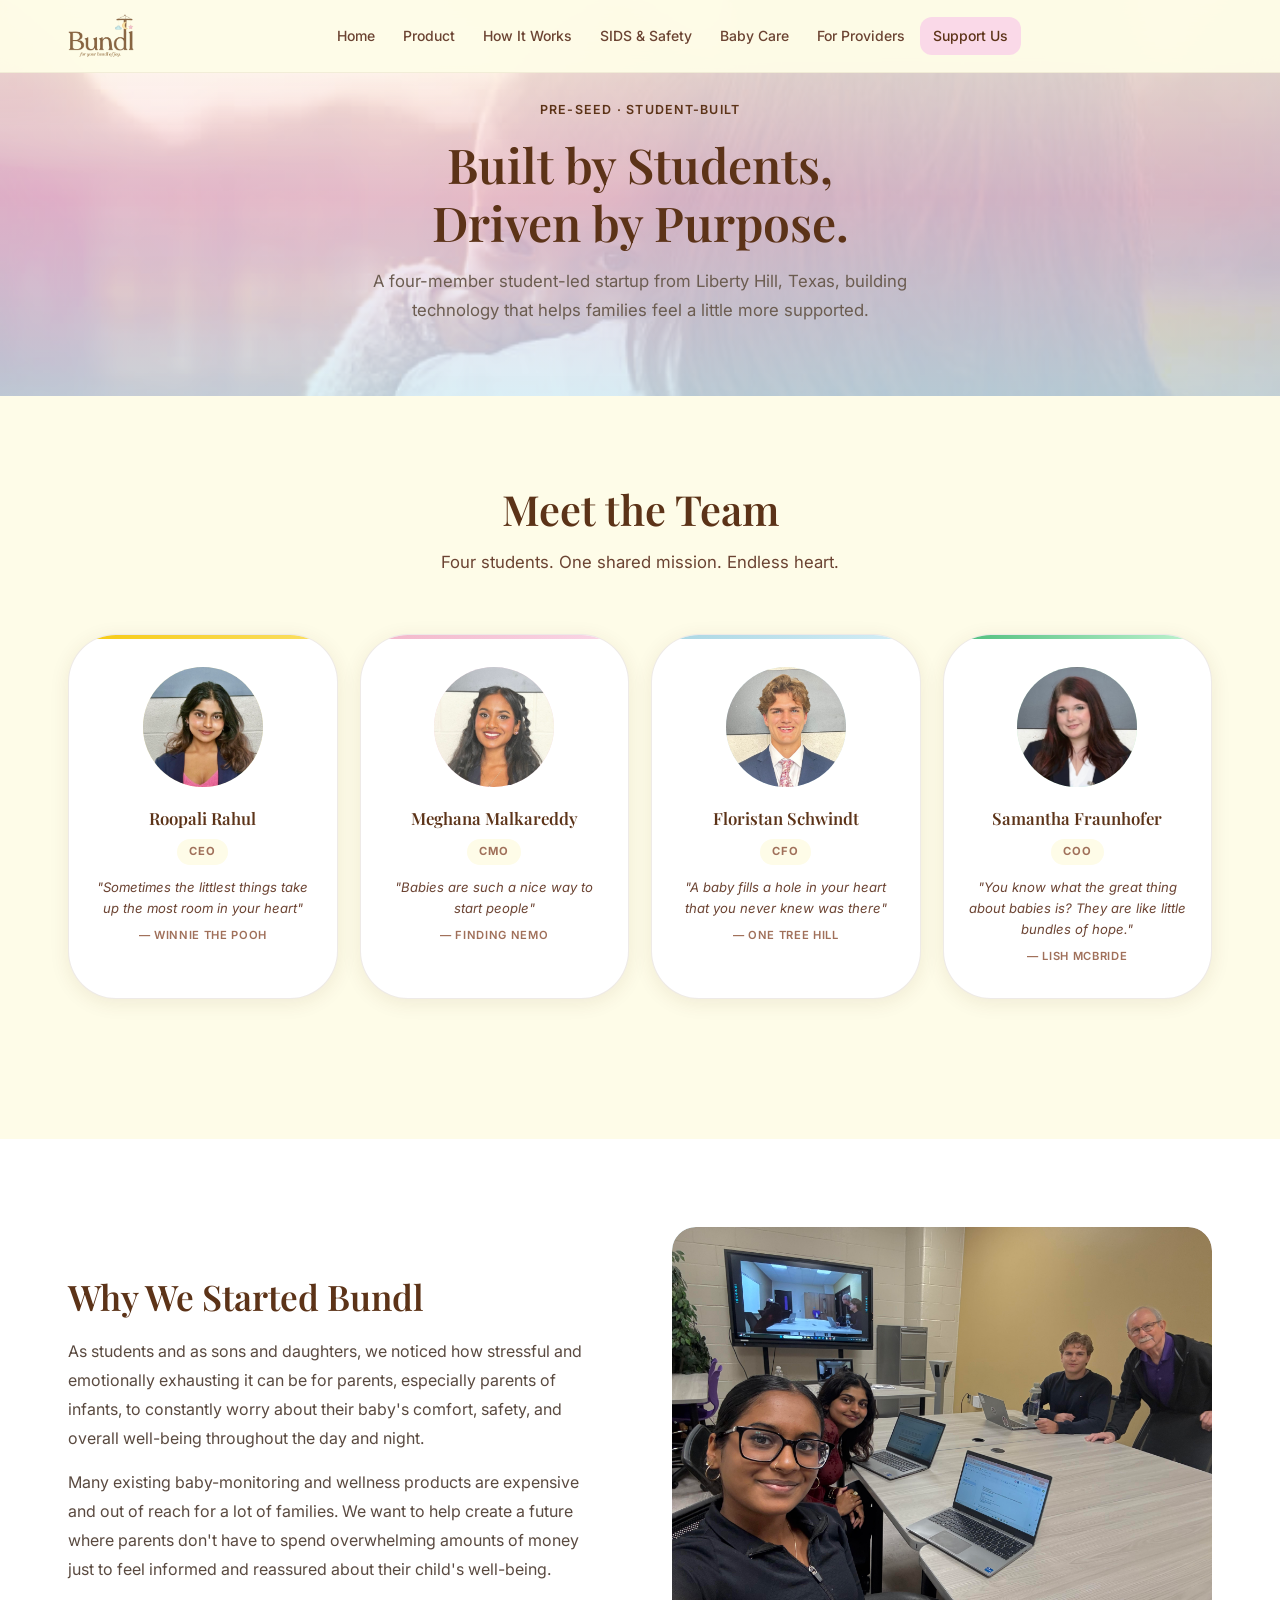
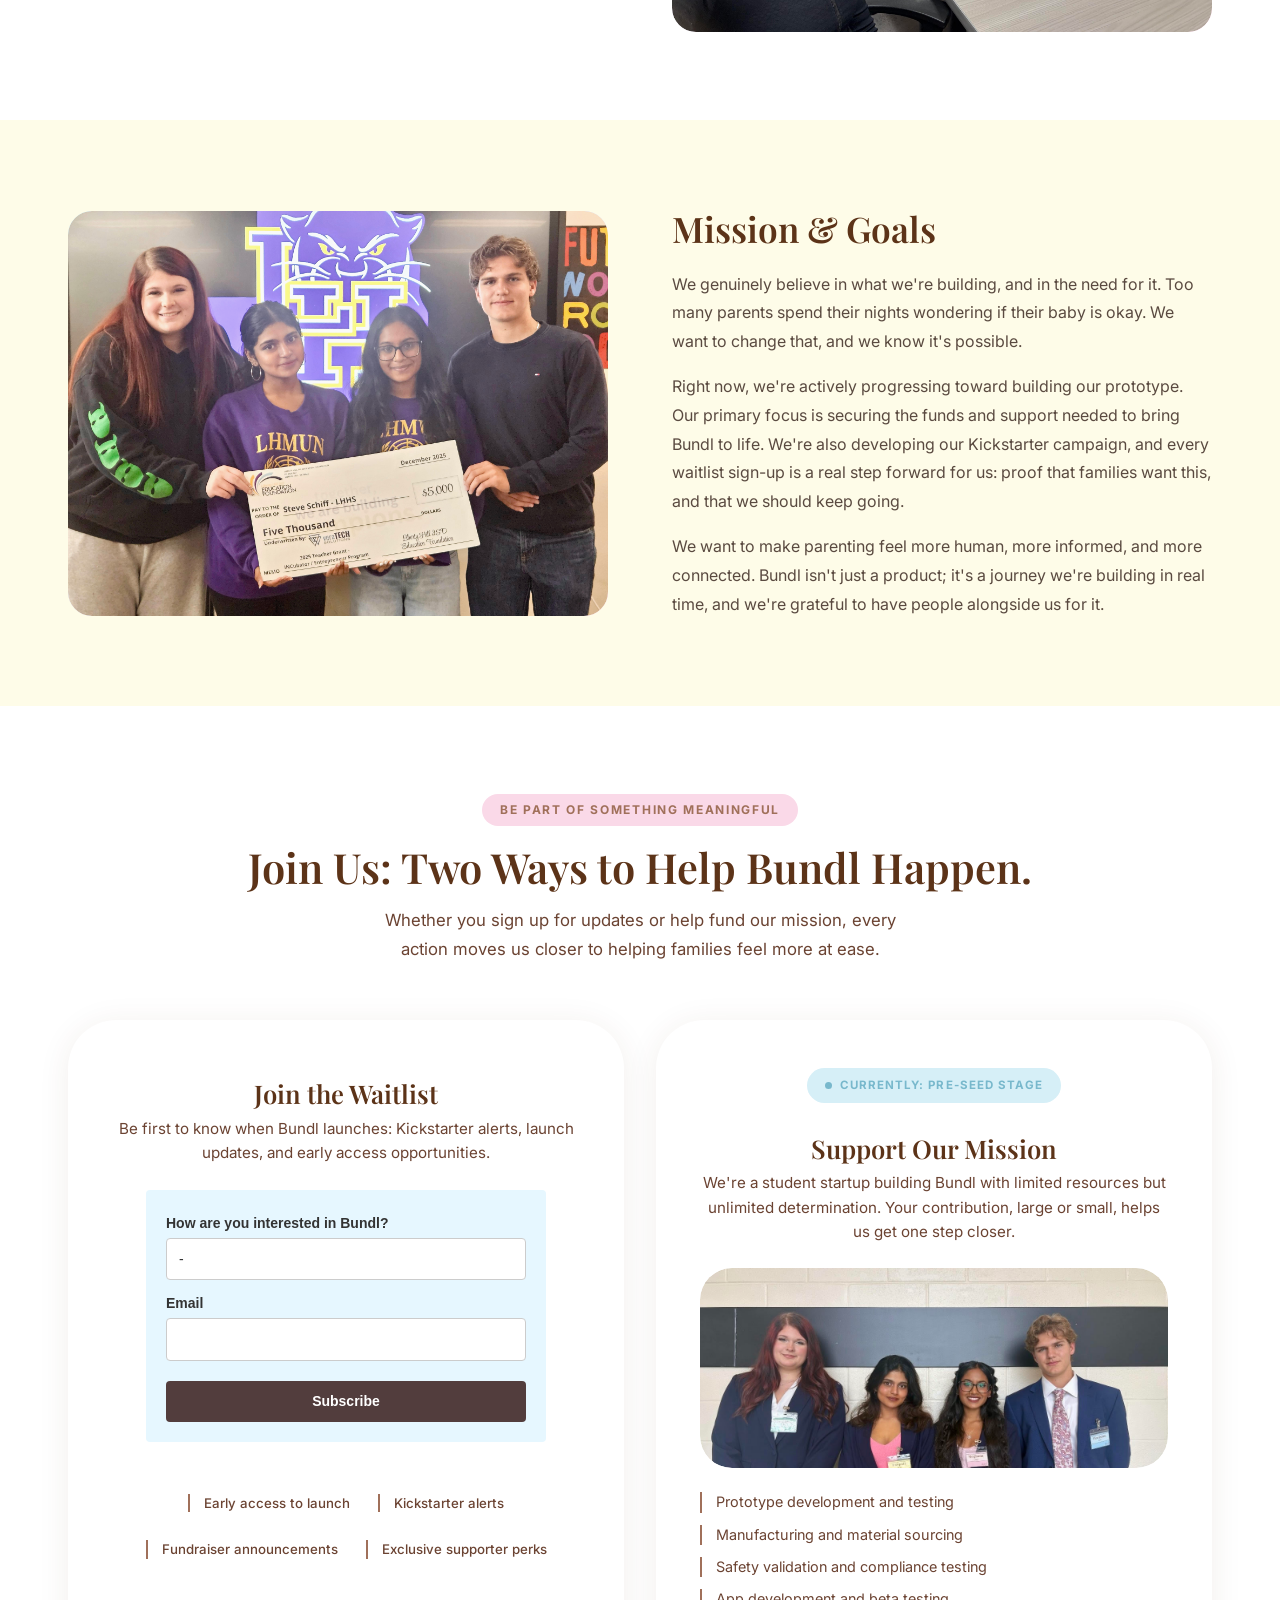
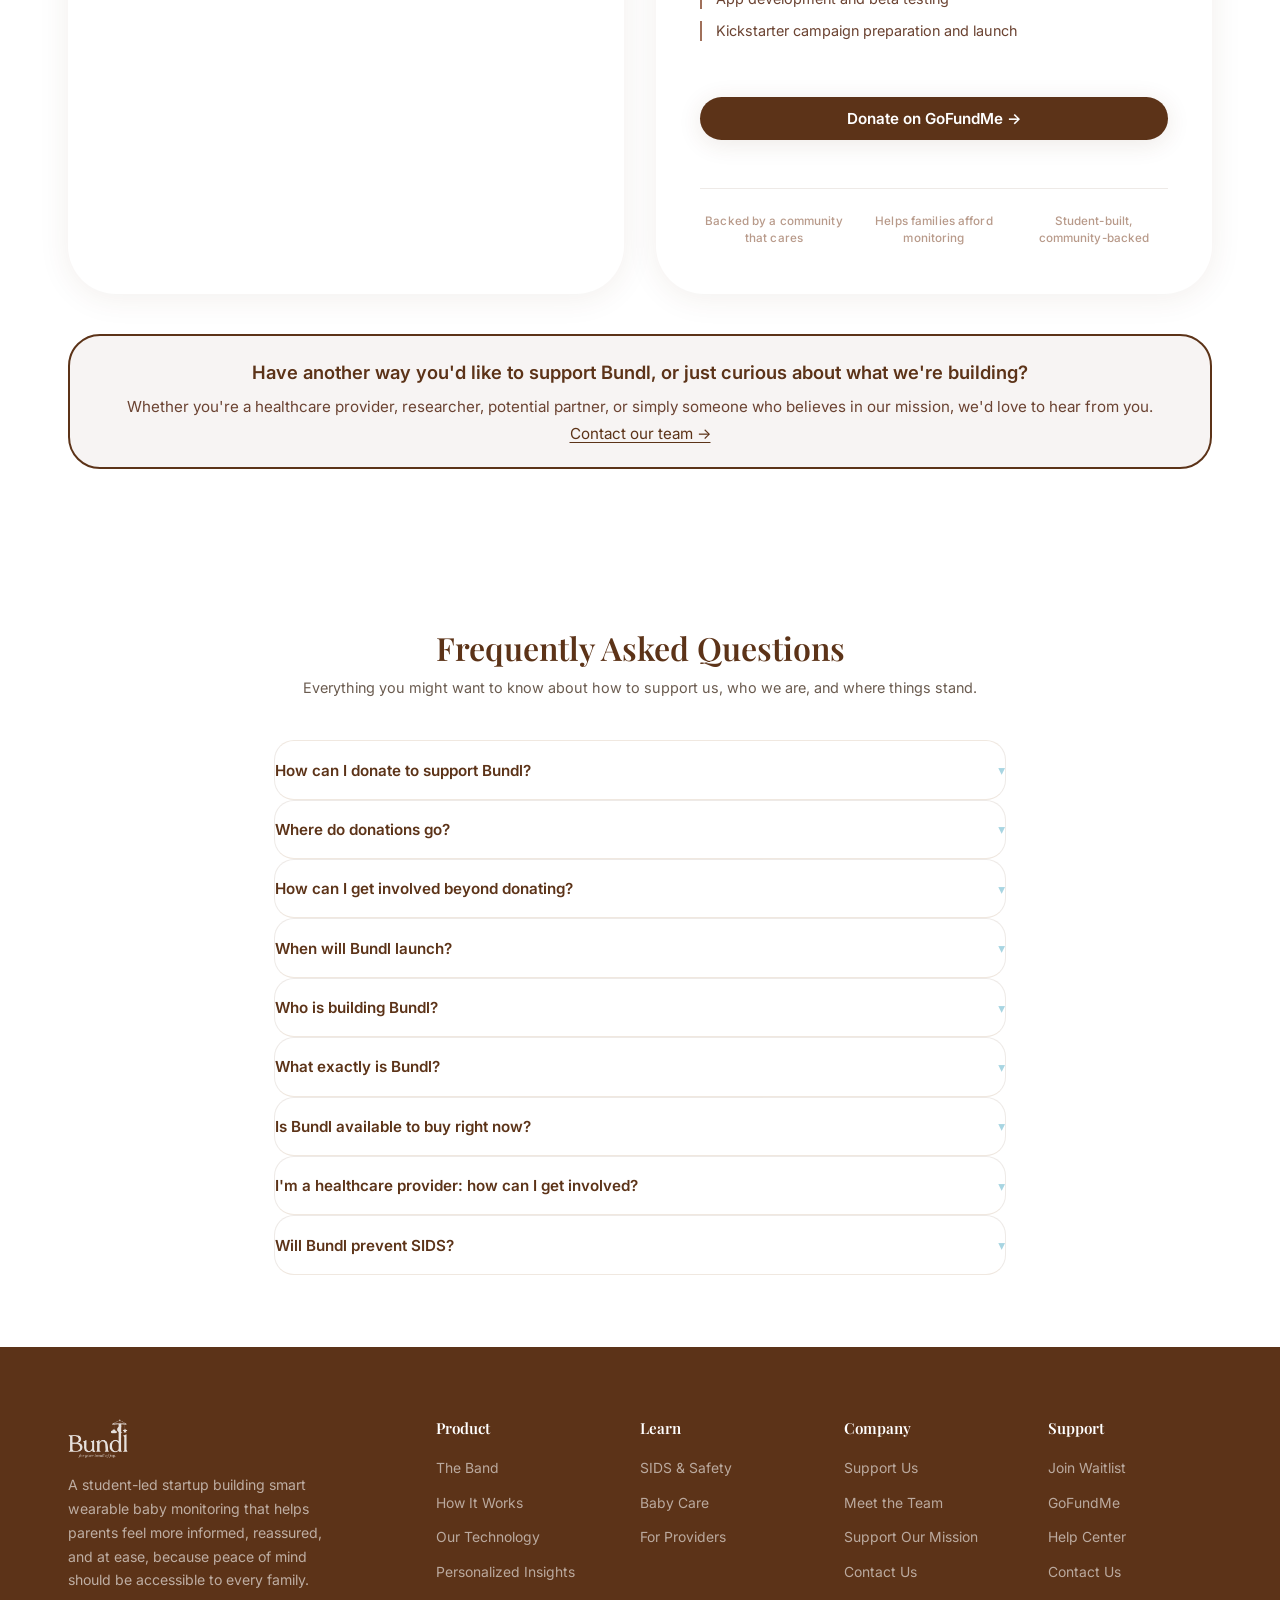
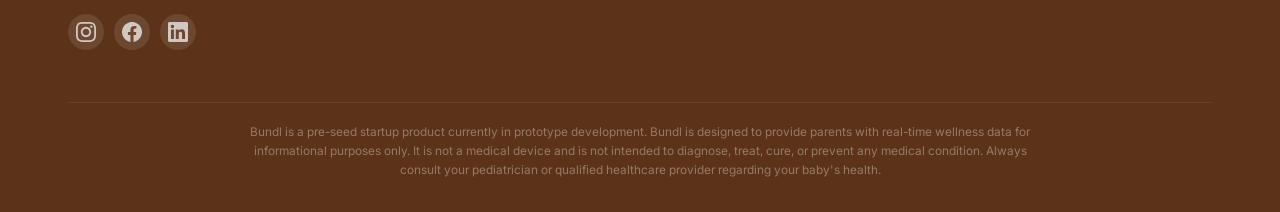
<file: support.html>
﻿<!DOCTYPE html>
<html lang="en">
<head>
  <meta charset="UTF-8" />
  <meta name="viewport" content="width=device-width, initial-scale=1.0" />
  <title>Support Us — Help Make Bundl Real | Bundl</title>
  <meta name="description" content="Meet the team behind Bundl and join our mission. Help us build the next generation of infant wellness monitoring — join our waitlist or donate today." />

  <!-- Favicon -->
  <link rel="icon" type="image/png" href="images/blogo.png" />

  <!-- Canonical -->
  <link rel="canonical" href="https://joinbundl.com/support" />

  <!-- Open Graph -->
  <meta property="og:type" content="website" />
  <meta property="og:site_name" content="Bundl" />
  <meta property="og:title" content="Support Us — Help Make Bundl Real | Bundl" />
  <meta property="og:description" content="Meet the team behind Bundl and join our mission. Help us build the next generation of infant wellness monitoring — join our waitlist or donate today." />
  <meta property="og:url" content="https://joinbundl.com/support" />
  <meta property="og:image" content="https://joinbundl.com/images/bundl-logo.png" />
  <meta name="twitter:card" content="summary_large_image" />
  <meta name="twitter:title" content="Support Us — Help Make Bundl Real | Bundl" />
  <meta name="twitter:description" content="Meet the team behind Bundl. Join our waitlist or donate to help us build the next generation of infant wellness monitoring." />
  <meta name="twitter:image" content="https://joinbundl.com/images/bundl-logo.png" />

  <!-- Structured Data -->
  <script type="application/ld+json">
  {
    "@context": "https://schema.org",
    "@type": "WebPage",
    "name": "Support Us — Help Make Bundl Real",
    "url": "https://joinbundl.com/support",
    "description": "Meet the team behind Bundl and join our mission to build the next generation of infant wellness monitoring.",
    "publisher": { "@id": "https://joinbundl.com/#organization" },
    "isPartOf": { "@id": "https://joinbundl.com/#website" }
  }
  </script>

  <link rel="preconnect" href="https://fonts.googleapis.com" />
  <link rel="preconnect" href="https://fonts.gstatic.com" crossorigin />
  <link href="https://fonts.googleapis.com/css2?family=Playfair+Display:ital,wght@0,400;0,500;0,600;0,700;1,400;1,500&family=Inter:wght@300;400;500;600;700&display=swap" rel="stylesheet" />
  <link rel="stylesheet" href="css/styles.css" />
  <link rel="stylesheet" href="css/mailerlite.css" />

  <!-- Google tag (gtag.js) -->
  <script async src="https://www.googletagmanager.com/gtag/js?id=G-6Q9GLGL28F"></script>
  <script>
    window.dataLayer = window.dataLayer || [];
    function gtag(){dataLayer.push(arguments);}
    gtag('js', new Date());
    gtag('config', 'G-6Q9GLGL28F');
  </script>
  <style>
    /* ── Support Us page styles ── */
    .supportus-hero {
      background:
        linear-gradient(rgba(254,252,232,0.86) 0%, rgba(250,217,232,0.80) 50%, rgba(214,239,247,0.82) 100%),
        url('../images/lifestyle-mother-baby.png') center / cover no-repeat;
      padding: 100px 0 72px;
      text-align: center;
    }
    .supportus-hero__eyebrow {
      font-size: .78rem;
      font-weight: 600;
      letter-spacing: .1em;
      text-transform: uppercase;
      color: #5C3318;
      margin-bottom: 1rem;
    }
    .supportus-hero h1 { font-size: clamp(2rem,4.5vw,3rem); color: #5C3318; margin-bottom: 1rem; }
    .supportus-hero p { max-width: 580px; margin: 0 auto; color: #6b5c50; font-size: 1.05rem; line-height: 1.7; }

    /* Story layout */
    .story-layout {
      display: grid;
      grid-template-columns: 1fr 1fr;
      gap: 4rem;
      align-items: center;
    }
    .story-layout__text h2 { color: #5C3318; font-size: clamp(1.6rem,3vw,2.2rem); margin-bottom: 1.2rem; }
    .story-layout__text p { color: #5a4a40; line-height: 1.8; margin-bottom: 1rem; }
    .story-layout__text p:last-child { margin-bottom: 0; }
    .story-visual {
      background: linear-gradient(145deg, #d6eff7, #fad9e8);
      border-radius: 24px;
      padding: 3rem;
      text-align: center;
    }
    .story-visual__emoji { font-size: 4rem; display: block; margin-bottom: 1rem; }
    .story-visual__quote {
      font-family: 'Playfair Display', Georgia, serif;
      font-style: italic;
      font-size: 1.2rem;
      color: #5C3318;
      line-height: 1.6;
    }
    .story-visual__attribution {
      margin-top: 1rem;
      font-size: .85rem;
      color: #7a6a60;
      font-weight: 600;
    }

    /* Values */
    .values-grid {
      display: grid;
      grid-template-columns: repeat(auto-fit, minmax(240px, 1fr));
      gap: 1.5rem;
    }
    .value-card {
      background: #fff;
      border-radius: 16px;
      padding: 2rem;
      border-bottom: 4px solid transparent;
      transition: border-color .2s, transform .2s;
    }
    .value-card:hover { transform: translateY(-4px); }
    .value-card--blue { border-color: #A8D5E2; }
    .value-card--pink { border-color: #F2B5C8; }
    .value-card--brown { border-color: #5C3318; }
    .value-card--green { border-color: #7FBFA0; }
    .value-card__icon { font-size: 2rem; margin-bottom: 1rem; }
    .value-card h4 { color: #5C3318; font-size: 1rem; margin-bottom: .5rem; }
    .value-card p { color: #6b5c50; font-size: .88rem; line-height: 1.6; margin: 0; }

    /* FAQ section */
    .faq-section {
      padding: 72px 0;
      background: #fff;
      display: flex;
      flex-direction: column;
      align-items: center;
    }
    .faq-section__inner {
      width: 100%;
      max-width: 780px;
      padding: 0 24px;
      box-sizing: border-box;
    }
    .faq-section__header {
      text-align: center;
      margin-bottom: 2.5rem;
    }
    .faq-section__header h2 { color: #5C3318; font-size: clamp(1.5rem,2.5vw,2rem); margin-bottom: .5rem; }
    .faq-section__header p { color: #6b5c50; font-size: .9rem; line-height: 1.7; }

    .faq-list { display: flex; flex-direction: column; gap: 0; }

    .faq-item {
      border-bottom: 1px solid #f0e8e0;
    }
    .faq-item:first-child { border-top: 1px solid #f0e8e0; }

    .faq-question {
      width: 100%;
      background: none;
      border: none;
      padding: 1.2rem 0;
      text-align: left;
      font-family: inherit;
      font-size: .95rem;
      font-weight: 600;
      color: #5C3318;
      cursor: pointer;
      display: flex;
      justify-content: space-between;
      align-items: center;
      gap: 1rem;
      transition: color .2s;
    }
    .faq-question:hover { color: #A8D5E2; }
    .faq-chevron {
      font-size: .85rem;
      color: #A8D5E2;
      flex-shrink: 0;
      transition: transform .3s ease;
    }
    .faq-item.open .faq-chevron { transform: rotate(180deg); }

    .faq-answer {
      max-height: 0;
      overflow: hidden;
      transition: max-height .35s ease;
    }
    .faq-item.open .faq-answer { max-height: 400px; }
    .faq-answer-inner {
      padding: 0 0 1.2rem;
    }
    .faq-answer-inner p {
      color: #5a4a40;
      font-size: .9rem;
      line-height: 1.75;
      margin: 0;
    }
    .faq-answer-inner p + p { margin-top: .75rem; }

    @media (max-width: 768px) {
      .story-layout { grid-template-columns: 1fr; gap: 2rem; }
    }
  </style>
</head>
<body>

<header class="header" id="header">
  <div class="header__inner">
    <a href="index.html" class="header__logo" aria-label="Bundl Home">
      <img src="images/bundl-logo.png" class="header__logo-img" alt="Bundl" />
    </a>
    <nav class="header__nav" aria-label="Main navigation">
      <a href="index.html">Home</a>
      <a href="product.html">Product</a>
      <a href="how-it-works.html">How It Works</a>
      <a href="sids-safety.html">SIDS &amp; Safety</a>
      <a href="education.html">Baby Care</a>
      <a href="healthcare.html">For Providers</a>
      <a href="support.html" class="active">Support Us</a>
    </nav>
    <div class="header__actions">
      <button class="header__hamburger" aria-label="Open menu" aria-expanded="false"><span></span><span></span><span></span></button>
    </div>
  </div>
</header>

<nav class="mobile-nav" aria-label="Mobile navigation">
  <a href="index.html">Home</a>
  <a href="product.html">Product</a>
  <a href="how-it-works.html">How It Works</a>
  <a href="sids-safety.html">SIDS &amp; Safety</a>
  <a href="education.html">Baby Care</a>
  <a href="healthcare.html">For Providers</a>
  <a href="support.html" class="active">Support Us</a>
</nav>

<!-- Hero -->
<section class="supportus-hero">
  <div class="container">
    <div class="supportus-hero__eyebrow">Pre-Seed · Student-Built</div>
    <h1>Built by Students,<br>Driven by Purpose.</h1>
    <p>A four-member student-led startup from Liberty Hill, Texas, building technology that helps families feel a little more supported.</p>
  </div>
</section>

<!-- ============================================================
     MEET THE TEAM
     ============================================================ -->
<section class="section section--cream" id="team" aria-labelledby="team-heading">
  <div class="container">

    <div class="section-header fade-in">
      <h2 id="team-heading">Meet the Team</h2>
      <p>Four students. One shared mission. Endless heart.</p>
    </div>

    <div class="team-cards-row">
      <div class="team-member-card fade-in">
        <div class="team-member-card__avatar"><img src="images/roo1.jpeg" alt="Roopali Rahul" loading="lazy"></div>
        <div class="team-member-card__name">Roopali Rahul</div>
        <div class="team-member-card__role">CEO</div>
        <p class="team-member-card__bio">"Sometimes the littlest things take up the most room in your heart"<span class="team-member-card__quote-attr">— Winnie the Pooh</span></p>
      </div>
      <div class="team-member-card fade-in fade-in--delay-1">
        <div class="team-member-card__avatar"><img src="images/meg1.jpeg" alt="Meghana Malkareddy" loading="lazy"></div>
        <div class="team-member-card__name">Meghana Malkareddy</div>
        <div class="team-member-card__role">CMO</div>
        <p class="team-member-card__bio">"Babies are such a nice way to start people"<span class="team-member-card__quote-attr">— Finding Nemo</span></p>
      </div>
      <div class="team-member-card fade-in fade-in--delay-2">
        <div class="team-member-card__avatar"><img src="images/flo1.jpeg" alt="Floristan Schwindt" loading="lazy"></div>
        <div class="team-member-card__name">Floristan Schwindt</div>
        <div class="team-member-card__role">CFO</div>
        <p class="team-member-card__bio">"A baby fills a hole in your heart that you never knew was there"<span class="team-member-card__quote-attr">— One Tree Hill</span></p>
      </div>
      <div class="team-member-card fade-in fade-in--delay-3">
        <div class="team-member-card__avatar"><img src="images/samantha1.jpeg" alt="Samantha Fraunhofer" loading="lazy"></div>
        <div class="team-member-card__name">Samantha Fraunhofer</div>
        <div class="team-member-card__role">COO</div>
        <p class="team-member-card__bio">"You know what the great thing about babies is? They are like little bundles of hope."<span class="team-member-card__quote-attr">— Lish McBride</span></p>
      </div>
    </div>

  </div>
</section>

<!-- ============================================================
     WHY WE STARTED BUNDL
     ============================================================ -->
<section class="section section--white" aria-labelledby="story-heading">
  <div class="container">
    <div class="story-layout fade-in">
      <div class="story-layout__text">
        <h2 id="story-heading">Why We Started Bundl</h2>
        <p>As students and as sons and daughters, we noticed how stressful and emotionally exhausting it can be for parents, especially parents of infants, to constantly worry about their baby's comfort, safety, and overall well-being throughout the day and night.</p>
        <p>Many existing baby-monitoring and wellness products are expensive and out of reach for a lot of families. We want to help create a future where parents don't have to spend overwhelming amounts of money just to feel informed and reassured about their child's well-being.</p>
      </div>
      <div class="story-visual" style="padding:0;overflow:hidden;">
        <img src="images/grp2.jpg" alt="The Bundl team" style="width:100%;height:100%;object-fit:cover;display:block;border-radius:24px;" loading="lazy">
      </div>
    </div>
  </div>
</section>

<!-- ============================================================
     MISSION & GOALS
     ============================================================ -->
<section class="section section--cream" aria-labelledby="mission-heading">
  <div class="container">
    <div class="story-layout fade-in">
      <div class="story-visual" style="padding:0;overflow:hidden;position:relative;min-height:340px;">
        <img src="images/gp1.jpg" alt="The Bundl team" loading="lazy" style="width:100%;height:100%;object-fit:cover;display:block;border-radius:24px;filter:saturate(0.88) brightness(1.05) contrast(0.95);box-shadow:0 20px 60px rgba(92,51,24,0.18),0 4px 16px rgba(92,51,24,0.10);">
      </div>
      <div class="story-layout__text">
        <h2 id="mission-heading">Mission &amp; Goals</h2>
        <p>We genuinely believe in what we're building, and in the need for it. Too many parents spend their nights wondering if their baby is okay. We want to change that, and we know it's possible.</p>
        <p>Right now, we're actively progressing toward building our prototype. Our primary focus is securing the funds and support needed to bring Bundl to life. We're also developing our Kickstarter campaign, and every waitlist sign-up is a real step forward for us: proof that families want this, and that we should keep going.</p>
        <p>We want to make parenting feel more human, more informed, and more connected. Bundl isn't just a product; it's a journey we're building in real time, and we're grateful to have people alongside us for it.</p>
      </div>
    </div>
  </div>
</section>

<!-- ============================================================
     JOIN WAITLIST + DONATE
     ============================================================ -->
<section class="section section--white" id="waitlist" aria-labelledby="join-heading">
  <div class="container">

    <div class="section-header fade-in">
      <span class="eyebrow">Be Part of Something Meaningful</span>
      <h2 id="join-heading">Join Us: Two Ways to Help Bundl Happen.</h2>
      <p>Whether you sign up for updates or help fund our mission, every action moves us closer to helping families feel more at ease.</p>
    </div>

    <div class="join-donate-layout">

      <!-- LEFT: Waitlist signup -->
      <div class="join-donate-layout__left fade-in">
        <div class="join-panel">
          <div class="join-panel__header">
            <h3>Join the Waitlist</h3>
            <p>Be first to know when Bundl launches: Kickstarter alerts, launch updates, and early access opportunities.</p>
          </div>

          <!-- ================================================
               MAILERLITE EMBED
               Replace the form below with your MailerLite embed code.
               Go to: MailerLite → Forms → Embedded Forms → Copy Code
               Paste it inside the .mailerlite-embed div below.
               ================================================ -->
          <div class="mailerlite-embed">
            <div id="mlb2-42009777" class="ml-form-embedContainer ml-subscribe-form ml-subscribe-form-42009777">
              <div class="ml-form-align-center">
                <div class="ml-form-embedWrapper embedForm">
                  <div class="ml-form-embedBody ml-form-embedBodyDefault row-form">
                    <form class="ml-block-form" action="https://assets.mailerlite.com/jsonp/2387799/forms/189016167294174785/subscribe" data-code="" method="post" target="_blank">
                      <div class="ml-form-formContent">
                        <div class="ml-form-fieldRow">
                          <div class="ml-field-group ml-field-name ml-validate-required">
                            <label>How are you interested in Bundl?</label>
                            <select class="custom-select" name="fields[name]" aria-label="name" aria-required="true">
                              <option value="">-</option>
                              <option>Parent / Expecting Parent</option>
                              <option>Friend / Family Supporter</option>
                              <option>Healthcare Professional</option>
                              <option>Interested in partnership / investment opportunities</option>
                              <option>Other</option>
                            </select>
                          </div>
                        </div>
                        <div class="ml-form-fieldRow ml-last-item">
                          <div class="ml-field-group ml-field-email ml-validate-email ml-validate-required">
                            <label>Email</label>
                            <input aria-label="email" aria-required="true" type="email" class="form-control" data-inputmask="" name="fields[email]" placeholder="" autocomplete="email">
                          </div>
                        </div>
                      </div>
                      <input type="hidden" name="ml-submit" value="1">
                      <div class="ml-form-embedSubmit">
                        <button type="submit" class="primary">Subscribe</button>
                        <button disabled="disabled" style="display: none;" type="button" class="loading">
                          <div class="ml-form-embedSubmitLoad"></div>
                          <span class="sr-only">Loading...</span>
                        </button>
                      </div>
                      <input type="hidden" name="anticsrf" value="true">
                    </form>
                  </div>
                  <div class="ml-form-successBody row-success" style="display: none">
                    <div class="ml-form-successContent">
                      <h4>Thank you!</h4>
                      <p>You have successfully joined our waitlist.</p>
                    </div>
                  </div>
                </div>
              </div>
            </div>
          </div><!-- end .mailerlite-embed -->

          <div class="waitlist-perks">
            <div class="waitlist-perk">Early access to launch</div>
            <div class="waitlist-perk">Kickstarter alerts</div>
            <div class="waitlist-perk">Fundraiser announcements</div>
            <div class="waitlist-perk">Exclusive supporter perks</div>
          </div>
        </div>
      </div>

      <!-- RIGHT: Donate / GoFundMe -->
      <div class="join-donate-layout__right fade-in fade-in--delay-1" id="support">
        <div class="donate-panel">
          <div class="donate-panel__header">
            <div class="gofundme-card__badge">
              <span class="gofundme-card__badge-dot"></span>
              Currently: Pre-Seed Stage
            </div>
            <h3>Support Our Mission</h3>
            <p>We're a student startup building Bundl with limited resources but unlimited determination. Your contribution, large or small, helps us get one step closer.</p>
          </div>

          <div class="donate-panel__image">
            <img src="images/grp1.jpg" alt="A baby sleeping peacefully" loading="lazy" />
          </div>

          <div class="gofundme-funding-list">
            <div class="gofundme-funding-item">Prototype development and testing</div>
            <div class="gofundme-funding-item">Manufacturing and material sourcing</div>
            <div class="gofundme-funding-item">Safety validation and compliance testing</div>
            <div class="gofundme-funding-item">App development and beta testing</div>
            <div class="gofundme-funding-item">Kickstarter campaign preparation and launch</div>
          </div>

          <div class="donate-panel__actions">
            <!-- Replace href below with your actual GoFundMe URL -->
            <a href="https://gofund.me/33b133596" class="btn btn--primary btn--full" target="_blank" rel="noopener" aria-label="Donate on GoFundMe">Donate on GoFundMe →</a>
          </div>

          <div class="gofundme-impact">
            <div class="gofundme-impact-item">
              <div class="gofundme-impact-item__label">Backed by a community that cares</div>
            </div>
            <div class="gofundme-impact-item">
              <div class="gofundme-impact-item__label">Helps families afford monitoring</div>
            </div>
            <div class="gofundme-impact-item">
              <div class="gofundme-impact-item__label">Student-built, community-backed</div>
            </div>
          </div>
        </div>
      </div>

    </div><!-- end .join-donate-layout -->

    <div style="text-align:center;margin-top:40px;">
      <div style="display:inline-block;padding:20px 40px;border:2px solid var(--brown);border-radius:var(--radius-lg);background:rgba(92,51,24,0.05);">
        <p style="font-size:1.15rem;font-weight:600;color:var(--brown);margin:0 0 6px;">Have another way you'd like to support Bundl, or just curious about what we're building?</p>
        <p style="font-size:0.95rem;color:var(--text-medium);margin:0;">Whether you're a healthcare provider, researcher, potential partner, or simply someone who believes in our mission, we'd love to hear from you. <a href="mailto:bundl.team.official@gmail.com" style="color:var(--brown);text-decoration:underline;text-underline-offset:3px;">Contact our team →</a></p>
      </div>
    </div>

  </div>
</section>

<!-- FAQ -->
<section class="faq-section">
  <div class="faq-section__inner">
    <div class="faq-section__header fade-in">
      <h2>Frequently Asked Questions</h2>
      <p>Everything you might want to know about how to support us, who we are, and where things stand.</p>
    </div>

    <div class="faq-list fade-in">

      <div class="faq-item">
        <button class="faq-question">How can I donate to support Bundl? <span class="faq-chevron">▾</span></button>
        <div class="faq-answer">
          <div class="faq-answer-inner">
            <p>We have a GoFundMe campaign where you can contribute directly to our prototype development, material sourcing, safety testing, and Kickstarter preparation. Hit the "Donate on GoFundMe" button above. Every dollar, no matter the size, helps move us forward.</p>
          </div>
        </div>
      </div>

      <div class="faq-item">
        <button class="faq-question">Where do donations go? <span class="faq-chevron">▾</span></button>
        <div class="faq-answer">
          <div class="faq-answer-inner">
            <p>Contributions go toward four main areas: (1) refining and testing our hardware prototype, (2) sourcing safe, baby-grade materials for the band, (3) safety validation and compliance testing with medical advisors, and (4) preparing our Kickstarter campaign so we can reach a wider audience and fund full production.</p>
          </div>
        </div>
      </div>

      <div class="faq-item">
        <button class="faq-question">How can I get involved beyond donating? <span class="faq-chevron">▾</span></button>
        <div class="faq-answer">
          <div class="faq-answer-inner">
            <p>There are several great ways to support us: join our waitlist to stay updated, share our story with friends and family (especially new or expecting parents), and follow us on Instagram <a href="https://www.instagram.com/bundl_official_?igsh=cW13cmk4MHEyYXo%3D&utm_source=qr" style="color:#5C3318;font-weight:600;" target="_blank" rel="noopener">@bundl_official_</a>. If you're a healthcare provider, investor, or potential partner, we'd love to connect.</p>
          </div>
        </div>
      </div>

      <div class="faq-item">
        <button class="faq-question">When will Bundl launch? <span class="faq-chevron">▾</span></button>
        <div class="faq-answer">
          <div class="faq-answer-inner">
            <p>We don't have a confirmed launch date yet; we're focused on doing this right, not just fast. Our next milestone is completing prototype testing and launching a Kickstarter campaign. Join our waitlist and you'll be the first to know when we have a timeline to share.</p>
          </div>
        </div>
      </div>

      <div class="faq-item">
        <button class="faq-question">Who is building Bundl? <span class="faq-chevron">▾</span></button>
        <div class="faq-answer">
          <div class="faq-answer-inner">
            <p>Bundl is a student-led startup founded by four students from Liberty Hill, Texas: Roopali Rahul (CEO), Meghana Malkareddy (CMO), Floristan Schwindt (CFO), and Samantha Fraunhofer (COO). We started this because we believe peace of mind for parents should not be a luxury.</p>
          </div>
        </div>
      </div>

      <div class="faq-item">
        <button class="faq-question">What exactly is Bundl? <span class="faq-chevron">▾</span></button>
        <div class="faq-answer">
          <div class="faq-answer-inner">
            <p>Bundl is a smart wearable ankle band designed for infants that monitors key vitals, including heart rate, blood oxygen (SpO₂), skin temperature, motion, and sleep stage, continuously and sends real-time alerts to a parent's phone. We're currently in the pre-seed stage, working toward a Kickstarter launch.</p>
          </div>
        </div>
      </div>

      <div class="faq-item">
        <button class="faq-question">Is Bundl available to buy right now? <span class="faq-chevron">▾</span></button>
        <div class="faq-answer">
          <div class="faq-answer-inner">
            <p>Not yet. Bundl is currently in prototype development and is not available for purchase. We are working toward a Kickstarter campaign to fund production. Join our waitlist (above) to be the first to know when we launch and get access to early-backer pricing.</p>
          </div>
        </div>
      </div>

      <div class="faq-item">
        <button class="faq-question">I'm a healthcare provider: how can I get involved? <span class="faq-chevron">▾</span></button>
        <div class="faq-answer">
          <div class="faq-answer-inner">
            <p>We'd love to connect. We're actively seeking feedback from pediatricians, neonatal nurses, and other infant health professionals to help validate our approach and refine our monitoring thresholds. Visit our <a href="healthcare.html" style="color:#5C3318;font-weight:600;">For Providers page</a> or reach out directly at <a href="mailto:bundl.team.official@gmail.com" style="color:#5C3318;font-weight:600;">bundl.team.official@gmail.com</a>.</p>
          </div>
        </div>
      </div>

      <div class="faq-item">
        <button class="faq-question">Will Bundl prevent SIDS? <span class="faq-chevron">▾</span></button>
        <div class="faq-answer">
          <div class="faq-answer-inner">
            <p>No. Bundl is designed as a wellness monitoring tool. It does not prevent, diagnose, or treat any medical condition including SIDS. Its purpose is to give parents real-time information and peace of mind. Always follow safe sleep guidelines. See our <a href="sids-safety.html" style="color:#5C3318;font-weight:600;">SIDS &amp; Safety page</a> for more.</p>
          </div>
        </div>
      </div>

    </div>
  </div>
</section>

<footer class="footer">
  <div class="container">
    <div class="footer__grid">
      <div class="footer__brand">
        <a href="index.html" aria-label="Bundl Home">
          <img src="images/bundl-logo.png" alt="Bundl" style="height:40px;filter:brightness(0) invert(1);opacity:0.85;" loading="lazy" />
        </a>
        <p>A student-led startup building smart wearable baby monitoring that helps parents feel more informed, reassured, and at ease, because peace of mind should be accessible to every family.</p>
                <div class="footer__social">
          <a href="https://www.instagram.com/bundl_official_?igsh=cW13cmk4MHEyYXo%3D&utm_source=qr" class="footer__social-link" aria-label="Instagram" target="_blank" rel="noopener"><svg xmlns="http://www.w3.org/2000/svg" width="20" height="20" viewBox="0 0 24 24" fill="currentColor"><path d="M12 2.163c3.204 0 3.584.012 4.85.07 3.252.148 4.771 1.691 4.919 4.919.058 1.265.069 1.645.069 4.849 0 3.205-.012 3.584-.069 4.849-.149 3.225-1.664 4.771-4.919 4.919-1.266.058-1.644.07-4.85.07-3.204 0-3.584-.012-4.849-.07-3.26-.149-4.771-1.699-4.919-4.92-.058-1.265-.07-1.644-.07-4.849 0-3.204.013-3.583.07-4.849.149-3.227 1.664-4.771 4.919-4.919 1.266-.057 1.645-.069 4.849-.069zm0-2.163c-3.259 0-3.667.014-4.947.072-4.358.2-6.78 2.618-6.98 6.98-.059 1.281-.073 1.689-.073 4.948 0 3.259.014 3.668.072 4.948.2 4.358 2.618 6.78 6.98 6.98 1.281.058 1.689.072 4.948.072 3.259 0 3.668-.014 4.948-.072 4.354-.2 6.782-2.618 6.979-6.98.059-1.28.073-1.689.073-4.948 0-3.259-.014-3.667-.072-4.947-.196-4.354-2.617-6.78-6.979-6.98-1.281-.059-1.69-.073-4.949-.073zm0 5.838c-3.403 0-6.162 2.759-6.162 6.162s2.759 6.163 6.162 6.163 6.162-2.759 6.162-6.163c0-3.403-2.759-6.162-6.162-6.162zm0 10.162c-2.209 0-4-1.79-4-4 0-2.209 1.791-4 4-4s4 1.791 4 4c0 2.21-1.791 4-4 4zm6.406-11.845c-.796 0-1.441.645-1.441 1.44s.645 1.44 1.441 1.44c.795 0 1.439-.645 1.439-1.44s-.644-1.44-1.439-1.44z"/></svg></a>
          <a href="https://www.facebook.com/share/1ERbwhmzVs/?mibextid=wwXIfr" class="footer__social-link" aria-label="Facebook" target="_blank" rel="noopener"><svg xmlns="http://www.w3.org/2000/svg" width="20" height="20" viewBox="0 0 24 24" fill="currentColor"><path d="M24 12.073c0-6.627-5.373-12-12-12s-12 5.373-12 12c0 5.99 4.388 10.954 10.125 11.854v-8.385H7.078v-3.47h3.047V9.43c0-3.007 1.792-4.669 4.533-4.669 1.312 0 2.686.235 2.686.235v2.953H15.83c-1.491 0-1.956.925-1.956 1.874v2.25h3.328l-.532 3.47h-2.796v8.385C19.612 23.027 24 18.062 24 12.073z"/></svg></a>
          <a href="https://www.linkedin.com/company/teambundl/" class="footer__social-link" aria-label="LinkedIn" target="_blank" rel="noopener"><svg xmlns="http://www.w3.org/2000/svg" width="20" height="20" viewBox="0 0 24 24" fill="currentColor"><path d="M20.447 20.452h-3.554v-5.569c0-1.328-.027-3.037-1.852-3.037-1.853 0-2.136 1.445-2.136 2.939v5.667H9.351V9h3.414v1.561h.046c.477-.9 1.637-1.85 3.37-1.85 3.601 0 4.267 2.37 4.267 5.455v6.286zM5.337 7.433c-1.144 0-2.063-.926-2.063-2.065 0-1.138.92-2.063 2.063-2.063 1.14 0 2.064.925 2.064 2.063 0 1.139-.925 2.065-2.064 2.065zm1.782 13.019H3.555V9h3.564v11.452zM22.225 0H1.771C.792 0 0 .774 0 1.729v20.542C0 23.227.792 24 1.771 24h20.451C23.2 24 24 23.227 24 22.271V1.729C24 .774 23.2 0 22.222 0h.003z"/></svg></a>
        </div>
      </div>
      <div class="footer__col">
        <h5>Product</h5>
        <ul>
          <li><a href="product.html">The Band</a></li>
          <li><a href="how-it-works.html">How It Works</a></li>
          <li><a href="product.html#verification">Our Technology</a></li>
          <li><a href="product.html#insights">Personalized Insights</a></li>
        </ul>
      </div>
      <div class="footer__col">
        <h5>Learn</h5>
        <ul>
          <li><a href="sids-safety.html">SIDS &amp; Safety</a></li>
          <li><a href="education.html">Baby Care</a></li>
          <li><a href="healthcare.html">For Providers</a></li>
        </ul>
      </div>
      <div class="footer__col">
        <h5>Company</h5>
        <ul>
          <li><a href="support.html">Support Us</a></li>
          <li><a href="support.html#team">Meet the Team</a></li>
          <li><a href="support.html#waitlist">Support Our Mission</a></li>
          <li><a href="mailto:bundl.team.official@gmail.com">Contact Us</a></li>
        </ul>
      </div>
      <div class="footer__col">
        <h5>Support</h5>
        <ul>
          <li><a href="support.html#waitlist">Join Waitlist</a></li>
          <li><a href="https://gofund.me/33b133596" target="_blank" rel="noopener">GoFundMe</a></li>
          <li><a href="support.html">Help Center</a></li>
          <li><a href="mailto:bundl.team.official@gmail.com">Contact Us</a></li>
        </ul>
      </div>
    </div>
    <div class="footer__disclaimer">
      <p>Bundl is a pre-seed startup product currently in prototype development. Bundl is designed to provide parents with real-time wellness data for informational purposes only. It is not a medical device and is not intended to diagnose, treat, cure, or prevent any medical condition. Always consult your pediatrician or qualified healthcare provider regarding your baby's health.</p>
    </div>
  </div>
</footer>

<script>
  function ml_webform_success_42009777() {
    var $ = ml_jQuery || jQuery;
    $('.ml-subscribe-form-42009777 .row-success').show();
    $('.ml-subscribe-form-42009777 .row-form').hide();
  }
</script>
<script src="https://groot.mailerlite.com/js/w/webforms.min.js?vb397d78ebaa8a0f631d35384c46d781b" type="text/javascript"></script>
<script>
  fetch("https://assets.mailerlite.com/jsonp/2387799/forms/189016167294174785/takel")
</script>
<script src="js/main.js"></script>
</body>
</html>
</file>
<file: css/styles.css>
/* =====================================================
   BUNDL — Brand Stylesheet
   For Your Bundl of Joy
   ===================================================== */

@import url('https://fonts.googleapis.com/css2?family=Playfair+Display:ital,wght@0,400;0,500;0,600;0,700;1,400;1,500&family=Inter:wght@300;400;500;600;700&display=swap');

/* =====================================================
   CSS VARIABLES
   ===================================================== */
:root {
  /* Brand Colors */
  --cream: #FEFCE8;
  --cream-dark: #F0EBC4;
  --blue: #A8D5E2;
  --blue-light: #D6EFF7;
  --blue-dark: #78B8CC;
  --pink: #F2B5C8;
  --pink-light: #FAD9E8;
  --pink-dark: #D98FA8;
  --brown: #5C3318;
  --brown-mid: #7A4A32;
  --brown-light: #A0705A;
  --white: #FFFFFF;
  --off-white: #FAFAF7;

  /* Text Colors */
  --text-dark: #3D1F0D;
  --text-medium: #6B4332;
  --text-light: #9A7060;
  --text-muted: #B89A8A;

  /* Typography */
  --font-heading: 'Playfair Display', Georgia, 'Times New Roman', serif;
  --font-body: 'Inter', system-ui, -apple-system, sans-serif;

  /* Shadows */
  --shadow-sm: 0 2px 8px rgba(92, 51, 24, 0.07);
  --shadow-md: 0 4px 24px rgba(92, 51, 24, 0.11);
  --shadow-lg: 0 12px 48px rgba(92, 51, 24, 0.16);
  --shadow-card: 0 4px 20px rgba(92, 51, 24, 0.09);

  /* Border Radius */
  --radius-xs: 6px;
  --radius-sm: 12px;
  --radius-md: 20px;
  --radius-lg: 32px;
  --radius-xl: 48px;
  --radius-full: 9999px;

  /* Transitions */
  --ease: 0.3s ease;
  --ease-slow: 0.5s ease;

  /* Border */
  --border: 1px solid rgba(92, 51, 24, 0.10);

  /* Layout */
  --section-py: 88px;
  --container: 1200px;
  --header-h: 72px;
}

/* =====================================================
   RESET & BASE
   ===================================================== */
*, *::before, *::after {
  box-sizing: border-box;
  margin: 0;
  padding: 0;
}

html {
  scroll-behavior: smooth;
  font-size: 16px;
}

body {
  font-family: var(--font-body);
  color: var(--text-dark);
  background-color: var(--white);
  line-height: 1.6;
  overflow-x: hidden;
  -webkit-font-smoothing: antialiased;
}

img { max-width: 100%; height: auto; display: block; }
a { color: inherit; text-decoration: none; }
ul { list-style: none; }
button { cursor: pointer; font-family: var(--font-body); border: none; background: none; }

/* =====================================================
   TYPOGRAPHY
   ===================================================== */
h1, h2, h3, h4, h5, h6 {
  font-family: var(--font-heading);
  color: var(--brown);
  line-height: 1.2;
  font-weight: 600;
}

h1 { font-size: clamp(2.2rem, 5vw, 3.6rem); }
h2 { font-size: clamp(1.8rem, 3.5vw, 2.6rem); }
h3 { font-size: clamp(1.25rem, 2.5vw, 1.75rem); }
h4 { font-size: clamp(1.05rem, 2vw, 1.35rem); }

p {
  color: var(--text-medium);
  line-height: 1.75;
  font-size: 1rem;
}

/* =====================================================
   LAYOUT
   ===================================================== */
.container {
  max-width: var(--container);
  margin: 0 auto;
  padding: 0 28px;
}

.container--sm {
  max-width: 880px;
  margin: 0 auto;
  padding: 0 28px;
}

.section {
  padding: var(--section-py) 0;
}

.section--cream  { background-color: var(--cream); }
.section--blue   { background-color: var(--blue-light); }
.section--pink   { background-color: var(--pink-light); }
.section--white  { background-color: var(--white); }
.section--brown  { background-color: var(--brown); }

.grid-2 { display: grid; grid-template-columns: 1fr 1fr; gap: 48px; align-items: center; }
.grid-3 { display: grid; grid-template-columns: repeat(3, 1fr); gap: 28px; }
.grid-4 { display: grid; grid-template-columns: repeat(4, 1fr); gap: 24px; }

/* =====================================================
   SECTION HEADER
   ===================================================== */
.section-header {
  text-align: center;
  margin-bottom: 56px;
}

.eyebrow {
  display: inline-block;
  font-size: 0.75rem;
  font-weight: 700;
  letter-spacing: 0.14em;
  text-transform: uppercase;
  color: var(--brown-light);
  background: var(--pink-light);
  padding: 6px 18px;
  border-radius: var(--radius-full);
  margin-bottom: 16px;
}

.eyebrow--blue {
  background: var(--blue-light);
  color: var(--blue-dark);
}

.eyebrow--cream {
  background: var(--cream-dark);
  color: var(--brown-mid);
}

.section-header h2 { margin-bottom: 14px; }
.section-header p {
  max-width: 540px;
  margin: 0 auto;
  font-size: 1.05rem;
}

/* =====================================================
   BUTTONS
   ===================================================== */
.btn {
  display: inline-flex;
  align-items: center;
  gap: 8px;
  padding: 14px 30px;
  border-radius: var(--radius-full);
  font-size: 0.95rem;
  font-weight: 600;
  transition: var(--ease);
  line-height: 1;
  white-space: nowrap;
  text-align: center;
}

.btn--primary {
  background: var(--brown);
  color: var(--white);
  box-shadow: var(--shadow-md);
}
.btn--primary:hover {
  background: var(--brown-mid);
  transform: translateY(-2px);
  box-shadow: var(--shadow-lg);
}

.btn--secondary {
  background: transparent;
  color: var(--brown);
  border: 2px solid var(--brown);
}
.btn--secondary:hover {
  background: var(--cream);
  transform: translateY(-2px);
}

.btn--white {
  background: var(--white);
  color: var(--brown);
  box-shadow: var(--shadow-md);
}
.btn--white:hover {
  background: var(--cream);
  transform: translateY(-2px);
}

.btn--pink {
  background: var(--pink);
  color: var(--brown);
}
.btn--pink:hover {
  background: var(--pink-dark);
  color: var(--white);
  transform: translateY(-2px);
}

.btn--lg { padding: 17px 40px; font-size: 1rem; }
.btn--sm { padding: 10px 22px; font-size: 0.85rem; }
.btn--full { width: 100%; justify-content: center; }

/* =====================================================
   HEADER / NAVIGATION
   ===================================================== */
.header {
  position: fixed;
  top: 0; left: 0; right: 0;
  z-index: 1000;
  background: rgba(254, 252, 232, 0.96);
  backdrop-filter: blur(16px);
  -webkit-backdrop-filter: blur(16px);
  border-bottom: 1px solid rgba(92, 51, 24, 0.07);
  transition: var(--ease);
}

.header.scrolled {
  box-shadow: var(--shadow-md);
}

.header__inner {
  display: flex;
  align-items: center;
  justify-content: space-between;
  height: var(--header-h);
  padding: 0 28px;
  max-width: var(--container);
  margin: 0 auto;
}

.header__logo {
  display: flex;
  align-items: center;
  flex-shrink: 0;
}

.header__logo svg {
  height: 44px;
  width: auto;
}

.header__nav {
  display: flex;
  align-items: center;
  gap: 2px;
}

.header__nav a {
  padding: 8px 13px;
  font-size: 0.875rem;
  font-weight: 500;
  color: var(--text-medium);
  border-radius: var(--radius-sm);
  transition: var(--ease);
  white-space: nowrap;
}

.header__nav a:hover,
.header__nav a.active {
  background: var(--pink-light);
  color: var(--brown);
}

.header__actions {
  display: flex;
  align-items: center;
  gap: 10px;
}

.header__icon-btn {
  width: 38px;
  height: 38px;
  display: flex;
  align-items: center;
  justify-content: center;
  border-radius: var(--radius-full);
  color: var(--brown);
  transition: var(--ease);
}
.header__icon-btn:hover { background: var(--pink-light); }

/* Cart Icon */
.cart-icon {
  position: relative;
  width: 38px;
  height: 38px;
  display: flex;
  align-items: center;
  justify-content: center;
  border-radius: var(--radius-full);
  color: var(--brown);
  transition: var(--ease);
  text-decoration: none;
  font-size: 1.2rem;
}
.cart-icon:hover {
  background: var(--pink-light);
}
.cart-count {
  position: absolute;
  top: -4px;
  right: -4px;
  background: #F2B5C8;
  color: #5C3318;
  font-size: 0.7rem;
  font-weight: 700;
  min-width: 18px;
  height: 18px;
  border-radius: 50%;
  display: flex;
  align-items: center;
  justify-content: center;
  padding: 0 4px;
  opacity: 0;
  transition: opacity 0.3s ease;
}
.cart-count.show {
  opacity: 1;
}

.header__hamburger {
  display: none;
  flex-direction: column;
  gap: 5px;
  width: 34px;
  height: 34px;
  justify-content: center;
  cursor: pointer;
  padding: 4px;
}

.header__hamburger span {
  display: block;
  width: 100%;
  height: 2px;
  background: var(--brown);
  border-radius: 2px;
  transition: var(--ease);
}

.mobile-nav {
  display: none;
  position: fixed;
  top: var(--header-h);
  left: 0; right: 0; bottom: 0;
  background: var(--cream);
  z-index: 999;
  padding: 20px;
  flex-direction: column;
  gap: 4px;
  overflow-y: auto;
}

.mobile-nav.open { display: flex; }

.mobile-nav a {
  padding: 15px 20px;
  font-size: 1rem;
  font-weight: 500;
  color: var(--text-medium);
  border-radius: var(--radius-md);
  border-bottom: var(--border);
  transition: var(--ease);
}

.mobile-nav a:hover {
  background: var(--pink-light);
  color: var(--brown);
}

.mobile-nav .mobile-nav__cta {
  margin-top: 12px;
  display: flex;
  flex-direction: column;
  gap: 10px;
}

/* =====================================================
   HERO
   ===================================================== */
.hero {
  min-height: 100vh;
  display: flex;
  align-items: flex-end;
  padding-top: var(--header-h);
  padding-bottom: 100px;
  overflow: hidden;
  position: relative;
}

/* Flipped background image */
.hero::after {
  content: '';
  position: absolute;
  inset: 0;
  background-image: url('../images/bunnybaby.jpeg');
  background-size: cover;
  background-position: center 30%;
  transform: scaleX(-1);
  z-index: 0;
}

/* Reduced overlay — just enough for text readability */
.hero::before {
  content: '';
  position: absolute;
  inset: 0;
  background: linear-gradient(to right, rgba(254,252,232,0.60) 0%, rgba(254,252,232,0.35) 45%, rgba(254,252,232,0.08) 75%, rgba(254,252,232,0.0) 100%);
  pointer-events: none;
  z-index: 1;
}

.hero__inner {
  display: grid;
  grid-template-columns: 52fr 48fr;
  gap: 48px;
  align-items: center;
  position: relative;
  z-index: 2;
  padding: 48px 28px 64px;
  max-width: var(--container);
  margin: 0 auto;
  width: 100%;
}

.hero__content {
  display: flex;
  flex-direction: column;
  gap: 16px;
}

.hero__eyebrow {
  display: inline-flex;
  align-items: center;
  gap: 8px;
  font-size: 0.78rem;
  font-weight: 700;
  letter-spacing: 0.12em;
  text-transform: uppercase;
  color: var(--brown-mid);
  background: var(--white);
  padding: 7px 16px;
  border-radius: var(--radius-full);
  box-shadow: var(--shadow-sm);
  width: fit-content;
}

.hero__eyebrow-dot {
  width: 7px;
  height: 7px;
  background: var(--pink);
  border-radius: 50%;
  animation: pulse-dot 2s ease-in-out infinite;
}

@keyframes pulse-dot {
  0%, 100% { transform: scale(1); opacity: 1; }
  50% { transform: scale(1.4); opacity: 0.7; }
}

.hero h1 {
  font-size: clamp(2.4rem, 5vw, 3.8rem);
  line-height: 1.13;
  color: var(--brown);
}

.hero h1 em {
  color: var(--brown-light);
  font-style: italic;
}

.hero__desc {
  font-size: 1.08rem;
  color: #9c7b6e;
  max-width: 500px;
  line-height: 1.72;
}

.hero__actions {
  display: flex;
  gap: 14px;
  flex-wrap: wrap;
}

.hero__trust {
  display: flex;
  align-items: center;
  gap: 20px;
  flex-wrap: wrap;
}

.hero__trust-item {
  display: flex;
  align-items: center;
  gap: 6px;
  font-size: 0.82rem;
  font-weight: 500;
  color: var(--text-light);
}

.hero__trust-item svg {
  color: var(--blue-dark);
}

/* Hero Visual */
.hero__visual {
  display: flex;
  justify-content: center;
  align-items: center;
  position: relative;
}

.hero__phone {
  position: relative;
  width: 260px;
  margin: 0 auto;
}

.phone-frame {
  background: var(--brown);
  border-radius: 38px;
  padding: 12px;
  box-shadow: var(--shadow-lg), 0 0 0 1px rgba(92,51,24,0.15);
}

.phone-screen {
  background: #F8F4F0;
  border-radius: 28px;
  overflow: hidden;
  padding: 16px 14px;
}

.phone-status {
  display: flex;
  justify-content: space-between;
  align-items: center;
  margin-bottom: 12px;
  font-size: 0.72rem;
  color: var(--brown);
  font-weight: 600;
}

.phone-header {
  display: flex;
  align-items: center;
  justify-content: space-between;
  background: var(--white);
  border-radius: var(--radius-sm);
  padding: 10px 12px;
  margin-bottom: 10px;
  box-shadow: var(--shadow-sm);
}

.phone-baby-info {
  display: flex;
  align-items: center;
  gap: 8px;
}

.phone-avatar {
  width: 32px;
  height: 32px;
  border-radius: 50%;
  background: var(--blue-light);
  display: flex;
  align-items: center;
  justify-content: center;
  font-size: 1rem;
}

.phone-baby-name {
  font-size: 0.8rem;
  font-weight: 700;
  color: var(--brown);
}

.phone-baby-age {
  font-size: 0.7rem;
  color: var(--text-muted);
}

.phone-status-dot {
  display: flex;
  align-items: center;
  gap: 4px;
  font-size: 0.7rem;
  color: #2E7D32;
  font-weight: 600;
}

.phone-dot-live {
  width: 6px;
  height: 6px;
  background: #4CAF50;
  border-radius: 50%;
  animation: pulse-dot 1.5s ease-in-out infinite;
}

.phone-vitals {
  display: grid;
  grid-template-columns: 1fr 1fr;
  gap: 8px;
  margin-bottom: 10px;
}

.phone-vital {
  border-radius: var(--radius-sm);
  padding: 10px 10px;
  text-align: center;
}

.phone-vital--pink { background: var(--pink-light); }
.phone-vital--blue { background: var(--blue-light); }
.phone-vital--cream { background: var(--cream); }
.phone-vital--mint { background: #D4EDD4; }

.phone-vital-val {
  font-family: var(--font-heading);
  font-size: 1.35rem;
  font-weight: 700;
  color: var(--brown);
  line-height: 1;
}

.phone-vital-unit {
  font-size: 0.65rem;
  color: var(--text-light);
}

.phone-vital-label {
  font-size: 0.65rem;
  color: var(--text-muted);
  margin-top: 2px;
}

.phone-alert-bar {
  display: flex;
  align-items: center;
  gap: 7px;
  background: #D4EDD4;
  border-radius: var(--radius-sm);
  padding: 8px 12px;
  margin-bottom: 10px;
}

.phone-alert-dot {
  width: 7px;
  height: 7px;
  background: #4CAF50;
  border-radius: 50%;
  flex-shrink: 0;
}

.phone-alert-text {
  font-size: 0.7rem;
  color: #2E7D32;
  font-weight: 600;
}

.phone-bottom-nav {
  display: flex;
  justify-content: space-around;
  padding-top: 8px;
  border-top: 1px solid rgba(92,51,24,0.08);
}

.phone-nav-item {
  display: flex;
  flex-direction: column;
  align-items: center;
  gap: 3px;
  font-size: 0.6rem;
  color: var(--text-muted);
  font-weight: 500;
}

.phone-nav-item.active {
  color: var(--pink-dark);
}

.phone-nav-item svg {
  width: 18px;
  height: 18px;
}

/* Floating badges */
.hero__badge {
  position: absolute;
  background: var(--white);
  border-radius: var(--radius-md);
  padding: 10px 14px;
  box-shadow: var(--shadow-md);
  display: flex;
  align-items: center;
  gap: 8px;
  font-size: 0.78rem;
  font-weight: 600;
  color: var(--brown);
  white-space: nowrap;
  animation: float 4s ease-in-out infinite;
}

.hero__badge--1 {
  top: 10px;
  right: -20px;
  animation-delay: 0s;
}

.hero__badge--2 {
  bottom: 20px;
  left: -20px;
  animation-delay: 2s;
}

.hero__badge-icon {
  font-size: 1.1rem;
}

@keyframes float {
  0%, 100% { transform: translateY(0px); }
  50% { transform: translateY(-8px); }
}

/* =====================================================
   STATS BAR
   ===================================================== */
.stats-bar {
  background: var(--brown);
  padding: 36px 0;
}

.stats-bar__inner {
  display: flex;
  justify-content: space-around;
  flex-wrap: wrap;
  gap: 24px;
}

.stat-item { text-align: center; }

.stat-item__number {
  font-family: var(--font-heading);
  font-size: 2.2rem;
  font-weight: 700;
  color: var(--white);
  line-height: 1;
}

.stat-item__label {
  font-size: 0.82rem;
  color: rgba(255, 255, 255, 0.65);
  margin-top: 5px;
}

/* =====================================================
   FEATURE CARDS
   ===================================================== */
.feature-card {
  background: var(--white);
  border-radius: var(--radius-lg);
  padding: 32px 28px;
  box-shadow: var(--shadow-card);
  transition: var(--ease);
  border: var(--border);
}

.feature-card:hover {
  transform: translateY(-6px);
  box-shadow: var(--shadow-lg);
}

.feature-card__icon {
  width: 56px;
  height: 56px;
  border-radius: var(--radius-md);
  display: flex;
  align-items: center;
  justify-content: center;
  margin: 0 auto 20px;
  font-size: 1.6rem;
}

.feature-card__icon--pink  { background: var(--pink-light); }
.feature-card__icon--blue  { background: var(--blue-light); }
.feature-card__icon--cream { background: var(--cream-dark); }
.feature-card__icon--mint  { background: #D4EDD4; }

.product-overview-grid .feature-card {
  aspect-ratio: 1;
  max-width: 130px;
  padding: 14px 10px;
  display: flex;
  flex-direction: column;
  align-items: center;
  justify-content: center;
}

.product-overview-grid .feature-card__icon {
  width: 64px;
  height: 64px;
  border-radius: 50%;
  overflow: hidden;
  border: 2px solid rgba(92,51,24,0.75);
  margin: 0 auto 10px;
}

.product-overview-grid .feature-card h3 {
  font-size: 0.82rem;
  margin-bottom: 0;
}

.feature-card h3 { font-size: 1.15rem; margin-bottom: 10px; text-align: center; }
.feature-card p  { font-size: 0.91rem; color: var(--text-light); line-height: 1.65; text-align: center; }

/* =====================================================
   DIFFERENTIATORS
   ===================================================== */
.diff-grid {
  display: grid;
  grid-template-columns: 1fr 1fr;
  gap: 20px;
}

.differentiator {
  display: flex;
  gap: 18px;
  align-items: flex-start;
  padding: 24px;
  background: var(--white);
  border-radius: var(--radius-lg);
  border: var(--border);
  transition: var(--ease);
}

.differentiator:hover {
  box-shadow: var(--shadow-card);
  transform: translateY(-3px);
}

.differentiator__icon {
  width: 50px;
  height: 50px;
  border-radius: var(--radius-md);
  flex-shrink: 0;
  display: flex;
  align-items: center;
  justify-content: center;
  font-size: 1.4rem;
}

.differentiator__icon--pink  { background: var(--pink-light); }
.differentiator__icon--blue  { background: var(--blue-light); }
.differentiator__icon--cream { background: var(--cream-dark); }
.differentiator__icon--mint  { background: #D4EDD4; }

.differentiator__content h4 { color: var(--brown); margin-bottom: 6px; font-size: 1rem; }
.differentiator__content p  { font-size: 0.88rem; color: var(--text-light); line-height: 1.6; }

/* =====================================================
   HOW IT WORKS STEPS
   ===================================================== */
.steps-wrapper {
  position: relative;
  padding-top: 16px;
}

.steps {
  display: grid;
  grid-template-columns: repeat(4, 1fr);
  gap: 24px;
  position: relative;
}

.steps::before {
  content: '';
  position: absolute;
  top: 38px;
  left: 12%;
  right: 12%;
  height: 2px;
  background: linear-gradient(90deg, var(--pink), var(--blue), var(--pink), var(--blue));
  z-index: 0;
  opacity: 0.4;
}

.step {
  text-align: center;
  padding: 0 8px;
  position: relative;
  z-index: 1;
}

.step__circle {
  width: 76px;
  height: 76px;
  border-radius: 50%;
  background: var(--white);
  border: 3px solid var(--pink);
  display: flex;
  align-items: center;
  justify-content: center;
  margin: 0 auto 18px;
  font-size: 1.8rem;
  box-shadow: var(--shadow-sm);
  transition: var(--ease);
}

.step:nth-child(2) .step__circle { border-color: var(--blue); }
.step:nth-child(3) .step__circle { border-color: var(--pink); }
.step:nth-child(4) .step__circle { border-color: var(--blue); }

.step:hover .step__circle {
  transform: scale(1.08);
  box-shadow: var(--shadow-md);
}

.step__num {
  display: block;
  font-size: 0.72rem;
  font-weight: 700;
  letter-spacing: 0.1em;
  text-transform: uppercase;
  color: var(--text-muted);
  margin-bottom: 6px;
}

.step h4 { font-size: 1.05rem; color: var(--brown); margin-bottom: 8px; }
.step p  { font-size: 0.87rem; color: var(--text-light); line-height: 1.6; }

.step__bullets {
  list-style: none;
  padding: 0;
  margin: 0;
  text-align: left;
}
.step__bullets li {
  font-size: 0.84rem;
  color: var(--text-light);
  line-height: 1.5;
  padding: 4px 0 4px 16px;
  position: relative;
}
.step__bullets li::before {
  content: '–';
  position: absolute;
  left: 0;
  color: var(--brown-light);
  font-weight: 600;
}

/* =====================================================
   TRIPLE LAYER COMFORT
   ===================================================== */
.layers {
  display: flex;
  flex-direction: column;
  border-radius: var(--radius-lg);
  overflow: hidden;
  box-shadow: var(--shadow-md);
  max-width: 520px;
}

.layer {
  display: flex;
  align-items: center;
  gap: 20px;
  padding: 24px 28px;
  position: relative;
}

.layer--outer  { background: var(--cream); }
.layer--middle { background: var(--blue-light); }
.layer--inner  { background: var(--pink-light); }

.layer__num {
  width: 36px;
  height: 36px;
  border-radius: 50%;
  background: var(--white);
  display: flex;
  align-items: center;
  justify-content: center;
  font-weight: 700;
  color: var(--brown);
  font-size: 0.9rem;
  flex-shrink: 0;
  box-shadow: var(--shadow-sm);
}

.layer__content h4 { font-size: 1rem; color: var(--brown); margin-bottom: 4px; }
.layer__content p  { font-size: 0.84rem; color: var(--text-light); }

/* =====================================================
   SIDS SECTION PREVIEW
   ===================================================== */
.sids-preview {
  background: linear-gradient(135deg, var(--blue-light) 0%, var(--cream) 100%);
  border-radius: var(--radius-xl);
  padding: 64px;
  display: grid;
  grid-template-columns: 1fr 1fr;
  gap: 64px;
  align-items: center;
}

.sids-preview .eyebrow { background: var(--white); }

.sids-preview__stats {
  display: grid;
  grid-template-columns: 1fr 1fr;
  gap: 14px;
  margin-top: 28px;
}

.sids-stat {
  background: var(--white);
  border-radius: var(--radius-md);
  padding: 20px 16px;
  text-align: center;
  box-shadow: var(--shadow-sm);
}

.sids-stat__number {
  font-family: var(--font-heading);
  font-size: 1.8rem;
  font-weight: 700;
  color: var(--brown);
  line-height: 1;
}

.sids-stat__label {
  font-size: 0.78rem;
  color: var(--text-light);
  margin-top: 5px;
  line-height: 1.4;
}

.sids-visual {
  background: var(--white);
  border-radius: var(--radius-xl);
  padding: 40px 36px;
  box-shadow: var(--shadow-md);
}

.sids-visual h3 {
  font-size: 1.2rem;
  margin-bottom: 20px;
}

.safe-sleep-list {
  display: flex;
  flex-direction: column;
  gap: 12px;
}

.safe-sleep-list li {
  display: flex;
  align-items: flex-start;
  gap: 12px;
  font-size: 0.9rem;
  color: var(--text-medium);
}

.safe-sleep-list li span.check {
  width: 22px;
  height: 22px;
  background: var(--blue-light);
  color: var(--blue-dark);
  border-radius: 50%;
  display: flex;
  align-items: center;
  justify-content: center;
  font-size: 0.72rem;
  font-weight: 700;
  flex-shrink: 0;
  margin-top: 1px;
}

/* =====================================================
   TESTIMONIALS
   ===================================================== */
.testimonials-grid {
  display: grid;
  grid-template-columns: repeat(3, 1fr);
  gap: 24px;
}

.testimonial-card {
  background: var(--white);
  border-radius: var(--radius-lg);
  padding: 28px 24px;
  box-shadow: var(--shadow-card);
  border: var(--border);
  transition: var(--ease);
}

.testimonial-card:hover {
  transform: translateY(-4px);
  box-shadow: var(--shadow-md);
}

.testimonial-card__stars {
  color: #F5A623;
  font-size: 0.95rem;
  letter-spacing: 2px;
  margin-bottom: 14px;
}

.testimonial-card__quote {
  font-size: 0.93rem;
  color: var(--text-medium);
  line-height: 1.72;
  margin-bottom: 20px;
  font-style: italic;
}

.testimonial-card__author {
  display: flex;
  align-items: center;
  gap: 12px;
}

.testimonial-card__avatar {
  width: 44px;
  height: 44px;
  border-radius: 50%;
  background: var(--pink-light);
  display: flex;
  align-items: center;
  justify-content: center;
  font-weight: 700;
  color: var(--brown);
  font-size: 0.95rem;
  flex-shrink: 0;
}

.testimonial-card__avatar--blue { background: var(--blue-light); }

.testimonial-card__name {
  font-weight: 700;
  font-size: 0.9rem;
  color: var(--brown);
}

.testimonial-card__role {
  font-size: 0.78rem;
  color: var(--text-muted);
}

/* =====================================================
   HEALTHCARE SECTION
   ===================================================== */
.healthcare-band {
  background: linear-gradient(rgba(255,255,255,0.72), rgba(255,255,255,0.72)), url('../images/pd.png') center/cover no-repeat;
  border-radius: var(--radius-xl);
  padding: 64px;
  text-align: center;
}

.healthcare-band h2 { color: var(--brown); margin-bottom: 14px; }
.healthcare-band p  { color: var(--brown); max-width: 500px; margin: 0 auto 32px; }

.healthcare-badges {
  display: flex;
  justify-content: center;
  gap: 12px;
  flex-wrap: wrap;
  margin-top: 36px;
}

.healthcare-badge {
  background: var(--blue-light);
  border: 1px solid var(--blue);
  color: var(--blue-dark);
  padding: 8px 18px;
  border-radius: var(--radius-full);
  font-size: 0.83rem;
  font-weight: 600;
}

/* =====================================================
   BLOG CARDS
   ===================================================== */
.blog-card {
  background: var(--white);
  border-radius: var(--radius-lg);
  overflow: hidden;
  box-shadow: var(--shadow-card);
  border: var(--border);
  transition: var(--ease);
  display: flex;
  flex-direction: column;
}

.blog-card:hover {
  transform: translateY(-6px);
  box-shadow: var(--shadow-md);
}

.blog-card__thumb {
  height: 180px;
  overflow: hidden;
  position: relative;
}
.blog-card__thumb::after {
  content: '';
  position: absolute;
  inset: 0;
  background: rgba(255,255,255,0.28);
  pointer-events: none;
}
.blog-card__thumb img {
  width: 100%; height: 100%; object-fit: cover; display: block;
}

.blog-card__thumb--blue  { background: var(--blue-light); }
.blog-card__thumb--pink  { background: var(--pink-light); }
.blog-card__thumb--cream { background: var(--cream); }

.blog-card__body { padding: 24px; flex: 1; display: flex; flex-direction: column; }

.blog-card__cat {
  font-size: 0.72rem;
  font-weight: 700;
  letter-spacing: 0.1em;
  text-transform: uppercase;
  color: var(--brown-light);
  margin-bottom: 10px;
}

.blog-card__title {
  font-family: var(--font-heading);
  font-size: 1.05rem;
  color: var(--brown);
  margin-bottom: 10px;
  line-height: 1.4;
}

.blog-card__excerpt {
  font-size: 0.88rem;
  color: var(--text-light);
  line-height: 1.62;
  flex: 1;
  margin-bottom: 18px;
}

.blog-card__link {
  font-size: 0.88rem;
  font-weight: 700;
  color: var(--brown);
  display: flex;
  align-items: center;
  gap: 6px;
}

.blog-card__link:hover { color: var(--brown-light); }

/* =====================================================
   NEWSLETTER
   ===================================================== */
.newsletter-block {
  background: linear-gradient(135deg, var(--pink-light) 0%, var(--blue-light) 100%);
  border-radius: var(--radius-xl);
  padding: 64px;
  text-align: center;
}

.newsletter-block h2 { margin-bottom: 12px; }
.newsletter-block p  { max-width: 460px; margin: 0 auto 32px; }

.newsletter-form {
  display: flex;
  max-width: 460px;
  margin: 0 auto;
  background: var(--white);
  border-radius: var(--radius-full);
  padding: 6px 6px 6px 22px;
  box-shadow: var(--shadow-md);
}

.newsletter-form input {
  flex: 1;
  border: none;
  outline: none;
  font-family: var(--font-body);
  font-size: 0.93rem;
  color: var(--text-dark);
  background: transparent;
}

.newsletter-form input::placeholder { color: var(--text-muted); }

/* =====================================================
   FOOTER
   ===================================================== */
.footer {
  background: var(--brown);
  color: var(--white);
  padding: 72px 0 32px;
}

.footer__grid {
  display: grid;
  grid-template-columns: 2fr 1fr 1fr 1fr 1fr;
  gap: 40px;
  margin-bottom: 52px;
}

.footer__logo svg { height: 40px; width: auto; filter: brightness(0) invert(1); opacity: 0.9; }

.footer__brand p {
  color: rgba(255,255,255,0.6);
  font-size: 0.88rem;
  line-height: 1.7;
  margin: 14px 0 22px;
  max-width: 260px;
}

.footer__social { display: flex; gap: 10px; }

.footer__social-link {
  width: 36px;
  height: 36px;
  border-radius: var(--radius-full);
  background: rgba(255,255,255,0.1);
  display: flex;
  align-items: center;
  justify-content: center;
  transition: var(--ease);
  font-size: 0.9rem;
  color: rgba(255,255,255,0.7);
}

.footer__social-link:hover { background: var(--pink); color: var(--white); }

.footer__col h5 {
  font-family: var(--font-heading);
  font-size: 0.95rem;
  color: var(--white);
  margin-bottom: 18px;
  font-weight: 600;
}

.footer__col ul {
  display: flex;
  flex-direction: column;
  gap: 9px;
}

.footer__col ul li a {
  color: rgba(255,255,255,0.58);
  font-size: 0.87rem;
  transition: var(--ease);
}

.footer__col ul li a:hover { color: var(--white); }

.footer__bottom {
  border-top: 1px solid rgba(255,255,255,0.1);
  padding-top: 28px;
  display: flex;
  justify-content: space-between;
  align-items: center;
  flex-wrap: wrap;
  gap: 16px;
}

.footer__bottom p { color: rgba(255,255,255,0.45); font-size: 0.82rem; }

.footer__legal { display: flex; gap: 20px; flex-wrap: wrap; }
.footer__legal a { color: rgba(255,255,255,0.45); font-size: 0.82rem; transition: var(--ease); }
.footer__legal a:hover { color: rgba(255,255,255,0.85); }

.footer__disclaimer {
  margin-top: 20px;
  padding-top: 20px;
  border-top: 1px solid rgba(255,255,255,0.07);
  text-align: center;
}

.footer__disclaimer p {
  font-size: 0.74rem;
  color: rgba(255,255,255,0.35);
  max-width: 780px;
  margin: 0 auto;
  line-height: 1.6;
}

/* =====================================================
   PAGE HERO (inner pages)
   ===================================================== */
.page-hero {
  padding: calc(var(--header-h) + 72px) 0 72px;
  text-align: center;
  background:
    linear-gradient(rgba(254,252,232,0.86) 0%, rgba(214,239,247,0.80) 100%),
    url('../images/lifestyle-babies.png') center / cover no-repeat;
}

.page-hero--pink {
  background: linear-gradient(145deg, var(--cream) 0%, var(--pink-light) 100%);
}

.page-hero h1 { margin-bottom: 14px; }
.page-hero p  { max-width: 540px; margin: 0 auto; font-size: 1.05rem; }
.page-hero .eyebrow { margin-bottom: 16px; }

/* =====================================================
   PRODUCT PAGE
   ===================================================== */
.product-layout {
  display: grid;
  grid-template-columns: 1fr 1fr;
  gap: 64px;
  align-items: start;
}

.product-main-img {
  background: var(--cream);
  border-radius: var(--radius-xl);
  height: 440px;
  display: flex;
  flex-direction: column;
  align-items: center;
  justify-content: center;
  font-size: 7rem;
  position: relative;
  overflow: hidden;
}

.product-thumbs {
  display: flex;
  gap: 10px;
  margin-top: 14px;
}

.product-thumb {
  width: 68px;
  height: 68px;
  border-radius: var(--radius-sm);
  background: var(--cream);
  display: flex;
  align-items: center;
  justify-content: center;
  font-size: 1.7rem;
  cursor: pointer;
  border: 2px solid transparent;
  transition: var(--ease);
}

.product-thumb:hover,
.product-thumb.active { border-color: var(--brown); }

.product-info h1 { font-size: 2rem; margin-bottom: 6px; }
.product-tagline  { color: var(--text-light); font-size: 0.95rem; margin-bottom: 20px; }

.product-price {
  font-family: var(--font-heading);
  font-size: 2.2rem;
  font-weight: 700;
  color: var(--brown);
  margin-bottom: 24px;
}

.product-section-label {
  font-weight: 700;
  font-size: 0.88rem;
  color: var(--brown);
  margin-bottom: 10px;
}

.variant-options { display: flex; gap: 8px; flex-wrap: wrap; margin-bottom: 20px; }

.variant-btn {
  padding: 8px 18px;
  border-radius: var(--radius-full);
  border: 2px solid rgba(92,51,24,0.15);
  font-size: 0.85rem;
  font-weight: 500;
  color: var(--text-medium);
  transition: var(--ease);
  background: var(--white);
}

.variant-btn:hover,
.variant-btn.active {
  border-color: var(--brown);
  color: var(--brown);
  background: var(--cream);
}

.color-options { display: flex; gap: 10px; margin-bottom: 24px; }

.color-swatch {
  width: 34px;
  height: 34px;
  border-radius: 50%;
  border: 3px solid transparent;
  transition: var(--ease);
  cursor: pointer;
}

.color-swatch:hover,
.color-swatch.active {
  box-shadow: 0 0 0 2px var(--white), 0 0 0 4px var(--brown);
}

.product-actions { display: flex; flex-direction: column; gap: 12px; margin-bottom: 28px; }

.product-trust { display: flex; flex-direction: column; gap: 10px; }

.product-trust-item {
  display: flex;
  align-items: center;
  gap: 10px;
  font-size: 0.87rem;
  color: var(--text-medium);
}

.product-trust-icon {
  font-size: 1.1rem;
  flex-shrink: 0;
}

/* Product Tabs */
.product-tabs {
  display: flex;
  border-bottom: 2px solid rgba(92,51,24,0.08);
  gap: 0;
  margin-bottom: 36px;
  overflow-x: auto;
}

.product-tab {
  padding: 14px 22px;
  font-weight: 600;
  font-size: 0.9rem;
  color: var(--text-light);
  border-bottom: 3px solid transparent;
  margin-bottom: -2px;
  transition: var(--ease);
  cursor: pointer;
  white-space: nowrap;
}

.product-tab.active {
  color: var(--brown);
  border-bottom-color: var(--brown);
}

.product-tab-pane { display: none; }
.product-tab-pane.active { display: block; }

/* Spec table */
.spec-table { width: 100%; border-collapse: collapse; }
.spec-table tr { border-bottom: var(--border); }
.spec-table td { padding: 14px 0; font-size: 0.92rem; }
.spec-table td:first-child { font-weight: 600; color: var(--brown); width: 45%; }
.spec-table td:last-child { color: var(--text-medium); }

/* =====================================================
   FAQ ACCORDION
   ===================================================== */
.faq-list { display: flex; flex-direction: column; gap: 10px; }

.faq-item {
  background: var(--white);
  border-radius: var(--radius-md);
  border: var(--border);
  overflow: hidden;
}

.faq-question {
  width: 100%;
  display: flex;
  justify-content: space-between;
  align-items: center;
  padding: 20px 24px;
  font-weight: 600;
  font-size: 0.93rem;
  color: var(--brown);
  cursor: pointer;
  text-align: left;
  transition: var(--ease);
  background: transparent;
}

.faq-question:hover { background: var(--cream); }

.faq-chevron {
  font-size: 0.85rem;
  flex-shrink: 0;
  transition: transform var(--ease);
  color: var(--brown-light);
}

.faq-item.open .faq-chevron { transform: rotate(180deg); }

.faq-answer { max-height: 0; overflow: hidden; transition: max-height 0.35s ease; }
.faq-item.open .faq-answer { max-height: 600px; }

.faq-answer-inner {
  padding: 0 24px 20px;
  font-size: 0.91rem;
  color: var(--text-medium);
  line-height: 1.72;
}

/* =====================================================
   EDUCATION HUB
   ===================================================== */
.edu-category-tabs {
  display: flex;
  gap: 10px;
  flex-wrap: wrap;
  justify-content: center;
  margin-bottom: 48px;
}

.edu-tab {
  padding: 10px 22px;
  border-radius: var(--radius-full);
  font-size: 0.88rem;
  font-weight: 600;
  color: var(--text-medium);
  background: var(--white);
  border: 2px solid rgba(92,51,24,0.1);
  cursor: pointer;
  transition: var(--ease);
}

.edu-tab:hover,
.edu-tab.active {
  background: var(--brown);
  color: var(--white);
  border-color: var(--brown);
}

/* Article card (same as blog-card) */
.article-cards { display: grid; grid-template-columns: repeat(3, 1fr); gap: 24px; }

/* =====================================================
   SIDS PAGE
   ===================================================== */
.info-card {
  background: var(--white);
  border-radius: var(--radius-lg);
  padding: 28px;
  box-shadow: var(--shadow-card);
  border: var(--border);
}

.info-card h3 { margin-bottom: 16px; font-size: 1.3rem; }

.checklist {
  display: flex;
  flex-direction: column;
  gap: 10px;
}

.checklist li {
  display: flex;
  align-items: flex-start;
  gap: 12px;
  font-size: 0.91rem;
  color: var(--text-medium);
  padding: 12px 16px;
  background: var(--off-white);
  border-radius: var(--radius-sm);
}

.checklist li span.ck {
  width: 22px;
  height: 22px;
  background: var(--blue-light);
  color: var(--blue-dark);
  border-radius: 50%;
  display: flex;
  align-items: center;
  justify-content: center;
  font-size: 0.7rem;
  font-weight: 700;
  flex-shrink: 0;
}

.risk-grid { display: grid; grid-template-columns: 1fr 1fr; gap: 14px; }

.risk-card {
  background: var(--white);
  border-radius: var(--radius-md);
  padding: 18px 20px;
  border-left: 4px solid var(--pink);
  box-shadow: var(--shadow-sm);
}

.risk-card h4 { font-size: 0.95rem; color: var(--brown); margin-bottom: 5px; }
.risk-card p  { font-size: 0.84rem; color: var(--text-light); line-height: 1.58; }

.disclaimer-box {
  background: var(--cream);
  border-radius: var(--radius-md);
  padding: 24px 28px;
  border-left: 4px solid var(--brown-light);
  display: flex;
  gap: 16px;
  align-items: flex-start;
}

.disclaimer-box__icon { font-size: 1.5rem; flex-shrink: 0; }
.disclaimer-box p { font-size: 0.88rem; color: var(--text-medium); line-height: 1.68; }

/* Safe Sleep Grid - Collapsible */
.safe-sleep-grid {
  display: grid;
  grid-template-columns: 1fr;
  gap: 12px;
}

.safe-sleep-rule {
  background: var(--white);
  border-radius: var(--radius-md);
  border: var(--border);
  overflow: hidden;
  transition: var(--ease);
}

.safe-sleep-rule__header {
  width: 100%;
  display: flex;
  align-items: center;
  gap: 12px;
  padding: 16px 20px;
  cursor: pointer;
  transition: var(--ease);
  background: transparent;
}

.safe-sleep-rule__header:hover {
  background: var(--cream);
}

.safe-sleep-rule__num {
  width: 32px;
  height: 32px;
  background: var(--blue-light);
  color: var(--blue-dark);
  border-radius: 50%;
  display: flex;
  align-items: center;
  justify-content: center;
  font-size: 0.9rem;
  font-weight: 700;
  flex-shrink: 0;
}

.safe-sleep-rule__header h4 {
  flex: 1;
  font-size: 0.95rem;
  color: var(--brown);
  margin: 0;
}

.safe-sleep-chevron {
  font-size: 0.75rem;
  flex-shrink: 0;
  transition: transform var(--ease);
  color: var(--brown-light);
}

.safe-sleep-rule.open .safe-sleep-chevron {
  transform: rotate(180deg);
}

.safe-sleep-rule__content {
  max-height: 0;
  overflow: hidden;
  transition: max-height 0.35s ease;
}

.safe-sleep-rule.open .safe-sleep-rule__content {
  max-height: 400px;
}

.safe-sleep-rule__content-inner {
  padding: 0 20px 16px;
}

.safe-sleep-rule__content-inner p {
  font-size: 0.89rem;
  color: var(--text-medium);
  line-height: 1.68;
  margin: 0;
}

@media (min-width: 768px) {
  .safe-sleep-grid {
    grid-template-columns: 1fr 1fr;
  }
}

@media (min-width: 1024px) {
  .safe-sleep-grid {
    grid-template-columns: 1fr 1fr 1fr;
  }
}

/* Trusted Resources Links */
.resource-links {
  display: grid;
  grid-template-columns: 1fr;
  gap: 16px;
}

.resource-link-card {
  display: flex;
  align-items: center;
  gap: 16px;
  background: var(--white);
  border-radius: var(--radius-md);
  padding: 20px 24px;
  border: var(--border);
  box-shadow: var(--shadow-sm);
  transition: var(--ease);
  text-decoration: none;
  color: inherit;
}

.resource-link-card:hover {
  transform: translateY(-2px);
  box-shadow: var(--shadow-card);
  border-color: var(--blue-light);
}

.resource-link-card__icon {
  font-size: 2rem;
  flex-shrink: 0;
}

.resource-link-card__text h5 {
  font-size: 1rem;
  color: var(--brown);
  margin: 0 0 4px 0;
  font-weight: 600;
}

.resource-link-card__text p {
  font-size: 0.87rem;
  color: var(--text-medium);
  margin: 0;
  line-height: 1.5;
}

@media (min-width: 768px) {
  .resource-links {
    grid-template-columns: 1fr 1fr;
  }
}

/* =====================================================
   HOW IT WORKS PAGE
   ===================================================== */
.tech-spec-card {
  background: var(--white);
  border-radius: var(--radius-lg);
  padding: 32px;
  box-shadow: var(--shadow-card);
  border: var(--border);
}

.tech-spec-card h3 { margin-bottom: 16px; }

.tech-list {
  display: flex;
  flex-direction: column;
  gap: 12px;
}

.tech-list li {
  display: flex;
  gap: 12px;
  align-items: flex-start;
  font-size: 0.91rem;
  color: var(--text-medium);
  line-height: 1.6;
}

.tech-list li .tech-icon {
  font-size: 1.1rem;
  flex-shrink: 0;
  margin-top: 1px;
}

/* =====================================================
   LUCIDE ICON SYSTEM
   ===================================================== */
svg.lucide { display: inline-flex; vertical-align: middle; flex-shrink: 0; }
.tech-icon svg.lucide                { width: 17px; height: 17px; color: var(--brown); stroke-width: 1.75; }
.step__circle svg.lucide             { width: 32px; height: 32px; stroke-width: 1.4; }
.verify-step__icon svg.lucide        { width: 22px; height: 22px; stroke-width: 1.75; }
.differentiator__icon svg.lucide     { width: 24px; height: 24px; stroke-width: 1.75; }
.insight-feature-card__icon svg.lucide { width: 28px; height: 28px; stroke-width: 1.5; color: var(--brown); }
.risk-card__icon svg.lucide          { width: 26px; height: 26px; stroke-width: 1.5; }
.bundl-helps-card__icon svg.lucide   { width: 26px; height: 26px; stroke-width: 1.5; }
.resource-link-card__icon svg.lucide { width: 24px; height: 24px; stroke-width: 1.75; }
.hcp-trust-item__icon svg.lucide     { width: 17px; height: 17px; stroke-width: 1.75; }
.ped-badge-icon svg.lucide           { width: 17px; height: 17px; stroke-width: 2; }
.edu-cat-icon svg.lucide             { width: 18px; height: 18px; stroke-width: 1.75; }
.inline-icon svg.lucide              { width: 16px; height: 16px; stroke-width: 2; vertical-align: -3px; }

/* =====================================================
   HEALTHCARE PAGE
   ===================================================== */
.benefits-grid { display: grid; grid-template-columns: 1fr 1fr; gap: 22px; }

.benefit-card {
  background: var(--white);
  border-radius: var(--radius-lg);
  padding: 28px;
  box-shadow: var(--shadow-card);
  border: var(--border);
}

.benefit-card__icon { font-size: 2rem; margin-bottom: 14px; }
.benefit-card h3 { font-size: 1.1rem; margin-bottom: 8px; }
.benefit-card p  { font-size: 0.88rem; color: var(--text-light); line-height: 1.65; }

/* Forms */
.contact-form { max-width: 600px; margin: 0 auto; }

.form-group { margin-bottom: 20px; }

.form-group label {
  display: block;
  font-weight: 600;
  font-size: 0.87rem;
  color: var(--brown);
  margin-bottom: 8px;
}

.form-group input,
.form-group textarea,
.form-group select {
  width: 100%;
  padding: 13px 16px;
  border: 2px solid rgba(92,51,24,0.12);
  border-radius: var(--radius-md);
  font-family: var(--font-body);
  font-size: 0.93rem;
  color: var(--text-dark);
  background: var(--white);
  transition: var(--ease);
  outline: none;
  appearance: none;
}

.form-group input:focus,
.form-group textarea:focus,
.form-group select:focus {
  border-color: var(--brown-light);
  box-shadow: 0 0 0 3px rgba(92, 51, 24, 0.07);
}

.form-group textarea { resize: vertical; min-height: 120px; }

.form-row { display: grid; grid-template-columns: 1fr 1fr; gap: 16px; }

/* =====================================================
   ABOUT PAGE
   ===================================================== */
.team-grid { display: grid; grid-template-columns: repeat(4, 1fr); gap: 28px; }

.team-card { text-align: center; }

.team-card__photo {
  width: 130px;
  height: 130px;
  border-radius: 50%;
  margin: 0 auto 16px;
  border: 4px solid var(--pink-light);
  background: var(--cream);
  display: flex;
  align-items: center;
  justify-content: center;
  font-size: 2.8rem;
  overflow: hidden;
}

.team-card__name { font-family: var(--font-heading); font-size: 1.1rem; color: var(--brown); margin-bottom: 4px; }
.team-card__role {
  font-size: 0.78rem;
  font-weight: 700;
  letter-spacing: 0.1em;
  text-transform: uppercase;
  color: var(--brown-light);
}

.mission-block {
  background: linear-gradient(135deg, var(--cream), var(--pink-light));
  border-radius: var(--radius-xl);
  padding: 72px;
  text-align: center;
}

.mission-block blockquote {
  font-family: var(--font-heading);
  font-size: clamp(1.35rem, 2.5vw, 1.85rem);
  font-style: italic;
  color: var(--brown);
  line-height: 1.5;
  max-width: 680px;
  margin: 0 auto;
}

.values-grid { display: grid; grid-template-columns: repeat(3, 1fr); gap: 24px; }

.value-card {
  background: var(--white);
  border-radius: var(--radius-lg);
  padding: 32px 24px;
  text-align: center;
  box-shadow: var(--shadow-card);
  border: var(--border);
}

.value-card__icon { font-size: 2.5rem; margin-bottom: 16px; }
.value-card h3 { font-size: 1.1rem; margin-bottom: 10px; }
.value-card p  { font-size: 0.88rem; color: var(--text-light); line-height: 1.65; }

/* =====================================================
   REVIEWS PAGE
   ===================================================== */
.reviews-summary {
  background: var(--white);
  border-radius: var(--radius-xl);
  padding: 52px;
  display: grid;
  grid-template-columns: auto 1fr;
  gap: 52px;
  align-items: center;
  box-shadow: var(--shadow-md);
  margin-bottom: 52px;
}

.reviews-score { text-align: center; }
.reviews-score__num { font-family: var(--font-heading); font-size: 5.5rem; font-weight: 700; color: var(--brown); line-height: 1; }
.reviews-score__stars { color: #F5A623; font-size: 1.4rem; letter-spacing: 3px; margin: 8px 0; }
.reviews-score__count { font-size: 0.82rem; color: var(--text-muted); }

.reviews-bars { display: flex; flex-direction: column; gap: 10px; }

.review-bar { display: flex; align-items: center; gap: 12px; }
.review-bar__label { font-size: 0.85rem; color: var(--text-medium); width: 36px; text-align: right; flex-shrink: 0; }
.review-bar__track { flex: 1; height: 8px; background: var(--cream); border-radius: var(--radius-full); overflow: hidden; }
.review-bar__fill  { height: 100%; border-radius: var(--radius-full); background: #F5A623; }
.review-bar__count { font-size: 0.82rem; color: var(--text-muted); width: 28px; flex-shrink: 0; }

/* =====================================================
   SUPPORT PAGE
   ===================================================== */
.support-grid { display: grid; grid-template-columns: repeat(3, 1fr); gap: 22px; }

.support-card {
  background: var(--white);
  border-radius: var(--radius-lg);
  padding: 28px 24px;
  text-align: center;
  box-shadow: var(--shadow-card);
  border: var(--border);
  transition: var(--ease);
}

.support-card:hover {
  transform: translateY(-4px);
  box-shadow: var(--shadow-md);
  border-color: rgba(242, 181, 200, 0.6);
}

.support-card__icon { font-size: 2.5rem; margin-bottom: 14px; }
.support-card h3 { font-size: 1.05rem; margin-bottom: 8px; }
.support-card p  { font-size: 0.87rem; color: var(--text-light); }

/* =====================================================
   COMPARISON TABLE
   ===================================================== */
.comparison-table {
  width: 100%;
  border-collapse: collapse;
  border-radius: var(--radius-lg);
  overflow: hidden;
  box-shadow: var(--shadow-card);
}

.comparison-table th { padding: 18px 16px; text-align: center; font-weight: 700; font-size: 0.88rem; }
.comparison-table th:first-child { text-align: left; background: var(--off-white); }
.comparison-table th:nth-child(2) { background: var(--brown); color: var(--white); }
.comparison-table th:nth-child(n+3) { background: var(--off-white); color: var(--text-medium); }

.comparison-table td {
  padding: 14px 16px;
  text-align: center;
  border-bottom: var(--border);
  font-size: 0.9rem;
  color: var(--text-medium);
  background: var(--white);
}

.comparison-table td:first-child { text-align: left; font-weight: 500; color: var(--brown); }
.comparison-table td:nth-child(2) { background: rgba(92, 51, 24, 0.03); font-weight: 600; }
.comparison-table tr:last-child td { border-bottom: none; }

.check-yes { color: var(--blue-dark); font-size: 1.2rem; }
.check-no  { color: var(--text-muted); font-size: 1.2rem; }

/* =====================================================
   BADGE / UTILITY
   ===================================================== */
.badge {
  display: inline-flex;
  align-items: center;
  gap: 5px;
  padding: 4px 12px;
  border-radius: var(--radius-full);
  font-size: 0.75rem;
  font-weight: 700;
}

.badge--pink  { background: var(--pink-light);  color: var(--pink-dark); }
.badge--blue  { background: var(--blue-light);  color: var(--blue-dark); }
.badge--cream { background: var(--cream-dark);  color: var(--brown-mid); }
.badge--green { background: #D4EDD4; color: #2E7D32; }

.breadcrumb {
  display: flex;
  align-items: center;
  gap: 8px;
  font-size: 0.82rem;
  color: var(--text-muted);
  margin-bottom: 24px;
}

.breadcrumb a { color: var(--text-muted); transition: var(--ease); }
.breadcrumb a:hover { color: var(--brown); }
.breadcrumb span { color: var(--text-dark); font-weight: 500; }

.divider { height: 1px; background: rgba(92,51,24,0.08); margin: 40px 0; }

.text-center { text-align: center; }
.mt-8  { margin-top: 8px; }
.mt-16 { margin-top: 16px; }
.mt-24 { margin-top: 24px; }
.mt-32 { margin-top: 32px; }
.mt-48 { margin-top: 48px; }
.mb-8  { margin-bottom: 8px; }
.mb-16 { margin-bottom: 16px; }
.mb-24 { margin-bottom: 24px; }
.mb-32 { margin-bottom: 32px; }

/* =====================================================
   ANIMATIONS
   ===================================================== */
.fade-in {
  opacity: 0;
  transform: translateY(22px);
  transition: opacity 0.65s ease, transform 0.65s ease;
}

.fade-in.visible { opacity: 1; transform: translateY(0); }
.fade-in--delay-1 { transition-delay: 0.1s; }
.fade-in--delay-2 { transition-delay: 0.2s; }
.fade-in--delay-3 { transition-delay: 0.3s; }
.fade-in--delay-4 { transition-delay: 0.4s; }

/* =====================================================
   RESPONSIVE
   ===================================================== */
@media (max-width: 1100px) {
  .footer__grid { grid-template-columns: 1fr 1fr 1fr; }
  .footer__brand { grid-column: 1 / -1; }
  .team-grid { grid-template-columns: repeat(2, 1fr); }
  .header__nav a { padding: 8px 10px; font-size: 0.82rem; }
}

@media (max-width: 900px) {
  :root { --section-py: 64px; }

  .header__nav { display: none; }
  .header__hamburger { display: flex; }

  .hero__inner { grid-template-columns: 1fr; gap: 36px; text-align: center; }
  .hero__desc { margin: 0 auto; }
  .hero__actions { justify-content: center; }
  .hero__trust { justify-content: center; }
  .hero__badge { display: none; }
  .hero__brand-block { text-align: center; }
  .hero__brand-logo { margin: 0 auto 2px; }
  .hero__band-img { max-width: 360px; }

  .grid-2 { grid-template-columns: 1fr; gap: 32px; }
  .grid-3 { grid-template-columns: 1fr 1fr; gap: 20px; }
  .grid-4 { grid-template-columns: repeat(2, 1fr); }

  .diff-grid { grid-template-columns: 1fr; }

  .steps { grid-template-columns: repeat(2, 1fr); gap: 32px; }
  .steps::before { display: none; }

  .testimonials-grid { grid-template-columns: 1fr 1fr; }

  .sids-preview { grid-template-columns: 1fr; padding: 40px 32px; gap: 40px; }
  .healthcare-band { padding: 44px 32px; }

  .newsletter-block { padding: 44px 32px; }
  .newsletter-form { flex-direction: column; padding: 16px; border-radius: var(--radius-lg); gap: 10px; }
  .newsletter-form input { text-align: center; }

  .product-layout { grid-template-columns: 1fr; gap: 40px; }
  .benefits-grid { grid-template-columns: 1fr; }
  .values-grid { grid-template-columns: 1fr 1fr; }
  .support-grid { grid-template-columns: 1fr 1fr; }
  .article-cards { grid-template-columns: 1fr 1fr; }

  .reviews-summary { grid-template-columns: 1fr; text-align: center; padding: 32px; gap: 32px; }
  .mission-block { padding: 48px 32px; }
}

@media (max-width: 640px) {
  :root { --section-py: 52px; }

  .container { padding: 0 18px; }

  .grid-3 { grid-template-columns: 1fr; }
  .grid-4 { grid-template-columns: 1fr; }
  .testimonials-grid { grid-template-columns: 1fr; }
  .team-grid { grid-template-columns: 1fr 1fr; }
  .values-grid { grid-template-columns: 1fr; }
  .support-grid { grid-template-columns: 1fr; }
  .article-cards { grid-template-columns: 1fr; }
  .risk-grid { grid-template-columns: 1fr; }
  .form-row { grid-template-columns: 1fr; }

  .stats-bar__inner { gap: 16px; }
  .stat-item__number { font-size: 1.8rem; }

  .footer__grid { grid-template-columns: 1fr 1fr; gap: 28px; }
  .footer__bottom { flex-direction: column; text-align: center; }

  .sids-preview__stats { grid-template-columns: 1fr 1fr; }

  .header__inner { padding: 0 18px; }
}

/* =====================================================
   INNER-PAGE NEWSLETTER (section-level usage)
   Used in: sids-safety, about, reviews, education,
            healthcare, support pages
   ===================================================== */
section.newsletter-block {
  background: transparent;
  border-radius: 0;
  padding: 72px 0;
}

.newsletter-block__inner {
  background: linear-gradient(135deg, var(--pink-light) 0%, var(--blue-light) 100%);
  border-radius: var(--radius-xl);
  padding: 64px;
  text-align: center;
  max-width: 1140px;
  margin: 0 auto;
}

.newsletter-block__inner h2 { margin-bottom: 12px; }
.newsletter-block__inner > p { max-width: 460px; margin: 0 auto 28px; }

@media (max-width: 900px) {
  section.newsletter-block { padding: 48px 0; }
  .newsletter-block__inner { padding: 44px 28px; border-radius: var(--radius-lg); }
}

/* =====================================================
   INNER-PAGE FOOTER (simplified structure)
   Used in: sids-safety, about, reviews, education,
            healthcare, support pages
   ===================================================== */
.footer__top {
  display: grid;
  grid-template-columns: 1.2fr 2fr;
  gap: 48px;
  align-items: start;
  margin-bottom: 48px;
}

.footer__links {
  display: grid;
  grid-template-columns: repeat(3, 1fr);
  gap: 32px;
}

/* Plain <a> links in footer columns (no ul/li wrapper) */
.footer__col > a {
  display: block;
  color: rgba(255, 255, 255, 0.58);
  font-size: 0.87rem;
  padding: 4px 0;
  transition: var(--ease);
}

.footer__col > a:hover { color: var(--white); }

/* Bottom bar links (pipe-separated inline) */
.footer__bottom p a {
  color: rgba(255, 255, 255, 0.5);
  font-size: 0.82rem;
  transition: var(--ease);
}

.footer__bottom p a:hover { color: var(--white); }

@media (max-width: 900px) {
  .footer__top { grid-template-columns: 1fr; gap: 28px; }
  .footer__links { grid-template-columns: repeat(2, 1fr); gap: 20px; }
}

@media (max-width: 640px) {
  .footer__links { grid-template-columns: repeat(2, 1fr); gap: 16px; }
}

/* =====================================================
   PHOTO ASSETS — Product images & lifestyle backgrounds
   ===================================================== */

/* Product main image */
.product-main-photo {
  display: block;
  max-width: 100%;
  max-height: 400px;
  object-fit: contain;
  margin: 0 auto;
  transition: opacity 0.25s ease;
  filter: drop-shadow(0 8px 24px rgba(92,51,24,0.10));
}

/* Product thumbnails with images */
.product-thumb img {
  width: 100%;
  height: 100%;
  object-fit: contain;
  display: block;
  border-radius: 6px;
}

/* Hero product float (index page) */
.hero__product-float {
  position: absolute;
  bottom: -24px;
  right: -32px;
  width: 160px;
  background: var(--white);
  border-radius: var(--radius-xl);
  padding: 14px 12px 10px;
  box-shadow: 0 12px 40px rgba(92,51,24,0.14), 0 0 0 1px rgba(92,51,24,0.06);
  text-align: center;
  z-index: 2;
}
.hero__product-float img {
  width: 100%;
  object-fit: contain;
  display: block;
  margin: 0 auto 6px;
}
.hero__product-float-label {
  font-size: 0.68rem;
  font-weight: 600;
  color: var(--brown);
  text-transform: uppercase;
  letter-spacing: 0.04em;
}

/* Section background photo utilities */
.section--photo-babies {
  background:
    linear-gradient(rgba(254,252,232,0.82) 0%, rgba(254,252,232,0.74) 100%),
    url('../images/lifestyle-babies.png') center / cover no-repeat;
}
.section--photo-motherbaby {
  background:
    linear-gradient(rgba(254,252,232,0.80) 0%, rgba(254,252,232,0.72) 100%),
    url('../images/lifestyle-mother-baby.png') center / cover no-repeat;
}

/* Mattress layers image (product materials) */
.materials-img {
  display: block;
  max-width: 100%;
  max-height: 280px;
  object-fit: contain;
  margin: 0 auto;
  filter: drop-shadow(0 6px 18px rgba(0,0,0,0.08));
}

/* Lifestyle strip — full-bleed photo band */
.lifestyle-strip {
  position: relative;
  overflow: hidden;
  height: 340px;
}
.lifestyle-strip img {
  width: 100%;
  height: 100%;
  object-fit: cover;
  object-position: center 30%;
  display: block;
}
.lifestyle-strip__overlay {
  position: absolute;
  inset: 0;
  background: linear-gradient(
    to right,
    rgba(92,51,24,0.55) 0%,
    rgba(92,51,24,0.25) 50%,
    transparent 100%
  );
  display: flex;
  align-items: center;
  padding: 0 10%;
}
.lifestyle-strip__text {
  max-width: 420px;
  color: var(--white);
}
.lifestyle-strip__text h2 {
  color: var(--white);
  font-size: clamp(1.6rem,3vw,2.4rem);
  margin-bottom: 12px;
  text-shadow: 0 2px 8px rgba(0,0,0,0.2);
}
.lifestyle-strip__text p {
  font-size: 1rem;
  line-height: 1.7;
  color: rgba(255,255,255,0.88);
}

@media (max-width: 640px) {
  .hero__product-float { display: none; }
  .lifestyle-strip { height: 220px; }
  .lifestyle-strip__text h2 { font-size: 1.3rem; }
}

/* ─── FEATURE WHEEL (Homepage Hero) ────────────────────────────────────────── */
.feature-wheel {
  position: relative;
  width: 480px;
  height: 480px;
  flex-shrink: 0;
  margin: 0 auto;
}

.feature-wheel__ring {
  position: absolute;
  inset: 0;
  width: 100%;
  height: 100%;
  pointer-events: none;
  overflow: visible;
}

.feature-wheel__center {
  position: absolute;
  top: 50%;
  left: 50%;
  transform: translate(-50%, -50%);
  width: 270px;
  height: 270px;
  display: flex;
  align-items: center;
  justify-content: center;
  z-index: 2;
}

.feature-wheel__center img {
  width: 260px;
  height: 260px;
  object-fit: contain;
  filter: drop-shadow(0 10px 28px rgba(92,51,24,0.16));
}

.feature-node {
  position: absolute;
  width: 58px;
  height: 58px;
  border-radius: 50%;
  display: flex;
  align-items: center;
  justify-content: center;
  font-size: 1.35rem;
  cursor: default;
  box-shadow: 0 3px 10px rgba(0,0,0,0.1);
  transition: transform 0.2s ease, box-shadow 0.2s ease;
  z-index: 3;
}

.feature-node:hover {
  transform: scale(1.2) !important;
  box-shadow: 0 6px 18px rgba(0,0,0,0.18);
  z-index: 10;
}

.feature-node::after {
  content: attr(data-label);
  position: absolute;
  bottom: calc(100% + 8px);
  left: 50%;
  transform: translateX(-50%);
  background: rgba(92,51,24,0.92);
  color: #fff;
  font-family: 'Inter', sans-serif;
  font-size: 0.6rem;
  font-weight: 700;
  padding: 4px 9px;
  border-radius: 5px;
  white-space: nowrap;
  opacity: 0;
  pointer-events: none;
  transition: opacity 0.15s;
  letter-spacing: 0.06em;
  text-transform: uppercase;
}

.feature-node:hover::after { opacity: 1; }

.feature-node--pink {
  background: linear-gradient(135deg, #FAD9E8 0%, #F2B5C8 100%);
  border: 2px solid rgba(242,181,200,0.7);
}

.feature-node--blue {
  background: linear-gradient(135deg, #D6EFF7 0%, #A8D5E2 100%);
  border: 2px solid rgba(168,213,226,0.7);
}

/* ─── HERO BRAND BLOCK (logo + tagline) ──────────────────────────────────────── */
.hero__brand-block {
  margin-top: 0;
  margin-bottom: 4px;
}

.hero__brand-logo {
  width: 100%;
  max-width: 400px;
  height: auto;
  display: block;
  margin-bottom: 2px;
  filter: brightness(0.72);
}

.header__logo-img {
  height: 44px;
  width: auto;
  display: block;
}

.hero__band-img {
  width: 100%;
  max-width: 460px;
  height: auto;
  display: block;
  margin: 0 auto;
  filter: drop-shadow(0 12px 32px rgba(60,35,10,0.28)) drop-shadow(0 2px 8px rgba(60,35,10,0.18));
}

@media (max-width: 900px) {
  .hero__brand-logo { max-width: 300px; }
}

@media (max-width: 640px) {
  .hero__brand-logo { max-width: 240px; }
}

/* ─── TRIPLE LAYER COMFORT SYSTEM ────────────────────────────────────────────── */
.layers-grid {
  display: grid;
  grid-template-columns: 1fr 1fr;
  gap: 56px;
  align-items: center;
}

.layers-image {
  display: flex;
  align-items: center;
  justify-content: center;
}

.layers-list {
  display: flex;
  flex-direction: column;
  gap: 28px;
}

.layer-item {
  display: flex;
  gap: 20px;
  align-items: flex-start;
}

.layer-num {
  flex-shrink: 0;
  width: 44px;
  height: 44px;
  border-radius: 50%;
  border: 2px solid;
  display: flex;
  align-items: center;
  justify-content: center;
  font-family: 'Playfair Display', Georgia, serif;
  font-size: 1.15rem;
  font-weight: 700;
  color: var(--brown);
}

.layer-detail h4 {
  font-size: 1rem;
  font-weight: 700;
  color: var(--brown);
  margin-bottom: 6px;
}

.layer-detail p {
  font-size: 0.9rem;
  color: var(--text-medium);
  line-height: 1.65;
}

@media (max-width: 768px) {
  .layers-grid {
    grid-template-columns: 1fr;
    gap: 36px;
  }
  .layers-image { order: -1; }
}

/* =====================================================
   STICKY MOBILE CTA
   ===================================================== */
.sticky-mobile-cta {
  display: none;
  position: fixed;
  bottom: 0;
  left: 0;
  right: 0;
  z-index: 997;
  padding: 14px 20px 18px;
  background: rgba(254, 252, 232, 0.97);
  backdrop-filter: blur(16px);
  -webkit-backdrop-filter: blur(16px);
  border-top: 1px solid rgba(92, 51, 24, 0.1);
  transform: translateY(100%);
  transition: transform 0.35s ease;
  box-shadow: 0 -4px 20px rgba(92, 51, 24, 0.1);
}

.sticky-mobile-cta.show { transform: translateY(0); }

@media (max-width: 900px) {
  .sticky-mobile-cta { display: block; }
}

/* =====================================================
   HERO — Pre-launch badge
   ===================================================== */
.hero__prelaunch-badge {
  display: inline-flex;
  align-items: center;
  gap: 8px;
  background: var(--white);
  border: 1px solid rgba(92, 51, 24, 0.1);
  border-radius: var(--radius-full);
  padding: 8px 18px;
  font-size: 0.74rem;
  font-weight: 700;
  letter-spacing: 0.1em;
  text-transform: uppercase;
  color: var(--brown-mid);
  box-shadow: var(--shadow-sm);
  margin-bottom: 6px;
  width: fit-content;
}

.hero__prelaunch-dot {
  width: 7px;
  height: 7px;
  background: var(--pink);
  border-radius: 50%;
  animation: pulse-dot 2s ease-in-out infinite;
}

.hero__learn-more {
  display: inline-flex;
  align-items: center;
  gap: 6px;
  font-size: 0.86rem;
  font-weight: 600;
  color: var(--text-light);
  text-decoration: underline;
  text-decoration-color: transparent;
  transition: var(--ease);
  align-self: center;
}

.hero__learn-more:hover {
  color: var(--brown);
  text-decoration-color: var(--brown);
}

/* =====================================================
   TWO-STEP VERIFICATION SECTION
   ===================================================== */
.section--verification {
  background: linear-gradient(150deg, #2D1507 0%, var(--brown) 50%, #3a1b08 100%);
  position: relative;
  overflow: hidden;
}

.section--verification::before {
  content: '';
  position: absolute;
  top: -35%;
  right: -12%;
  width: 560px;
  height: 560px;
  border-radius: 50%;
  background: radial-gradient(circle, rgba(242, 181, 200, 0.08) 0%, transparent 65%);
  pointer-events: none;
}

.section--verification::after {
  content: '';
  position: absolute;
  bottom: -28%;
  left: -8%;
  width: 400px;
  height: 400px;
  border-radius: 50%;
  background: radial-gradient(circle, rgba(168, 213, 226, 0.07) 0%, transparent 65%);
  pointer-events: none;
}

.section--verification .section-header {
  position: relative;
  z-index: 1;
}

.section--verification .section-header h2 { color: var(--white); }

.section--verification .section-header p {
  color: rgba(255, 255, 255, 0.6);
}

.section--verification .eyebrow {
  background: rgba(255, 255, 255, 0.1);
  color: rgba(255, 255, 255, 0.78);
}

.verification-badge {
  display: inline-flex;
  align-items: center;
  gap: 8px;
  background: rgba(242, 181, 200, 0.16);
  border: 1px solid rgba(242, 181, 200, 0.32);
  border-radius: var(--radius-full);
  padding: 8px 20px;
  font-size: 0.71rem;
  font-weight: 700;
  letter-spacing: 0.12em;
  text-transform: uppercase;
  color: var(--pink);
  margin: 0 auto 24px;
  display: flex;
  width: fit-content;
}

.verification-badge__star { font-style: normal; }

.verification-layout {
  display: grid;
  grid-template-columns: 1fr 1fr;
  gap: 56px;
  align-items: start;
  position: relative;
  z-index: 1;
  margin-top: 52px;
}

/* Animated Flow */
.verify-flow {
  display: flex;
  flex-direction: column;
}

.verify-step {
  display: flex;
  align-items: center;
  gap: 18px;
  background: rgba(255, 255, 255, 0.05);
  border: 1px solid rgba(255, 255, 255, 0.1);
  border-radius: var(--radius-lg);
  padding: 18px 22px;
  transition: background 0.25s ease, border-color 0.25s ease, transform 0.25s ease;
  cursor: default;
}

.verify-step:hover {
  background: rgba(255, 255, 255, 0.09);
  border-color: rgba(255, 255, 255, 0.22);
  transform: translateX(6px);
}

.verify-step__icon {
  width: 46px;
  height: 46px;
  border-radius: var(--radius-md);
  display: flex;
  align-items: center;
  justify-content: center;
  font-size: 1.3rem;
  flex-shrink: 0;
}

.verify-step__icon--alert   { background: rgba(242, 181, 200, 0.18); }
.verify-step__icon--cross   { background: rgba(168, 213, 226, 0.18); }
.verify-step__icon--confirm { background: rgba(254, 252, 232, 0.12); }
.verify-step__icon--verified { background: rgba(76, 175, 80, 0.18); }

.verify-step__text h4 {
  font-family: var(--font-body);
  font-size: 0.93rem;
  font-weight: 700;
  color: rgba(255, 255, 255, 0.92);
  margin: 0 0 3px;
}

.verify-step__text p {
  font-size: 0.78rem;
  color: rgba(255, 255, 255, 0.48);
  line-height: 1.5;
  margin: 0;
}

.verify-arrow {
  text-align: center;
  padding: 6px 24px;
  color: rgba(255, 255, 255, 0.25);
  font-size: 1.1rem;
  line-height: 1;
}

/* Comparison Card */
.verify-comparison-card {
  background: rgba(255, 255, 255, 0.04);
  border: 1px solid rgba(255, 255, 255, 0.12);
  border-radius: var(--radius-xl);
  overflow: hidden;
  backdrop-filter: blur(12px);
  -webkit-backdrop-filter: blur(12px);
}

.verify-comparison-card__header {
  display: grid;
  grid-template-columns: 1fr 1fr;
  border-bottom: 1px solid rgba(255, 255, 255, 0.1);
}

.verify-comparison-card__head-col {
  padding: 16px 22px;
  font-size: 0.71rem;
  font-weight: 700;
  letter-spacing: 0.12em;
  text-transform: uppercase;
  text-align: center;
}

.verify-comparison-card__head-col--old {
  background: rgba(255, 255, 255, 0.04);
  color: rgba(255, 255, 255, 0.4);
  border-right: 1px solid rgba(255, 255, 255, 0.08);
}

.verify-comparison-card__head-col--bundl {
  background: rgba(242, 181, 200, 0.1);
  color: var(--pink);
}

.verify-comparison-card__body {
  display: grid;
  grid-template-columns: 1fr 1fr;
}

.verify-comparison-card__col {
  padding: 24px 20px;
  display: flex;
  flex-direction: column;
  gap: 14px;
}

.verify-comparison-card__col--old {
  border-right: 1px solid rgba(255, 255, 255, 0.08);
}

.verify-comparison-card__row {
  display: flex;
  align-items: flex-start;
  gap: 10px;
  font-size: 0.81rem;
  line-height: 1.52;
}

.verify-comparison-card__row--bad  { color: rgba(255, 255, 255, 0.45); }
.verify-comparison-card__row--good { color: rgba(255, 255, 255, 0.88); }

.verify-row-icon {
  flex-shrink: 0;
  margin-top: 1px;
  font-size: 0.9rem;
}

.verify-comparison-card__row--bad .verify-row-icon  { color: rgba(220, 80, 80, 0.75); }
.verify-comparison-card__row--good .verify-row-icon { color: #66BB6A; }

.verify-highlight {
  background: rgba(242, 181, 200, 0.1);
  border: 1px solid rgba(242, 181, 200, 0.2);
  border-radius: var(--radius-lg);
  padding: 20px 26px;
  margin-top: 32px;
  text-align: center;
  position: relative;
  z-index: 1;
}

.verify-highlight p {
  font-size: 0.95rem;
  color: rgba(255, 255, 255, 0.82);
  font-style: italic;
  line-height: 1.7;
  margin: 0;
}

@media (max-width: 900px) {
  .verification-layout {
    grid-template-columns: 1fr;
    gap: 40px;
  }
}

@media (max-width: 640px) {
  .verify-comparison-card__head-col,
  .verify-comparison-card__col { padding: 14px 14px; }
  .verify-comparison-card__row { font-size: 0.76rem; }
}

/* =====================================================
   PERSONALIZED INSIGHTS SECTION
   ===================================================== */
.insights-intro {
  max-width: 620px;
  margin: 0 auto 52px;
  text-align: center;
}

.insights-poem {
  font-family: var(--font-heading);
  font-size: clamp(1.05rem, 2.5vw, 1.35rem);
  font-style: italic;
  color: var(--brown);
  line-height: 1.85;
  margin-bottom: 24px;
}

.insights-poem span { display: block; }

.insights-punchline {
  font-style: normal;
  font-weight: 700;
  color: var(--brown-mid);
}

.insights-intro p {
  font-size: 1rem;
  color: var(--text-medium);
  line-height: 1.78;
}

.insights-features-grid {
  display: grid;
  grid-template-columns: repeat(3, 1fr);
  gap: 20px;
  margin-bottom: 48px;
}

.insight-feature-card {
  background: var(--white);
  border-radius: var(--radius-lg);
  padding: 28px 24px;
  border: var(--border);
  box-shadow: var(--shadow-card);
  transition: var(--ease);
  position: relative;
  overflow: hidden;
}

.insight-feature-card::before {
  content: '';
  position: absolute;
  top: 0; left: 0; right: 0;
  height: 3px;
  border-radius: var(--radius-xs) var(--radius-xs) 0 0;
}

.insight-feature-card--pink::before  { background: linear-gradient(90deg, var(--pink), var(--pink-light)); }
.insight-feature-card--blue::before  { background: linear-gradient(90deg, var(--blue), var(--blue-light)); }
.insight-feature-card--cream::before { background: linear-gradient(90deg, var(--cream-dark), var(--cream)); }

.insight-feature-card:hover {
  transform: translateY(-5px);
  box-shadow: var(--shadow-md);
}

.insight-feature-card__icon {
  font-size: 1.8rem;
  margin-bottom: 14px;
  display: block;
}

.insight-feature-card h4 { font-size: 1rem; color: var(--brown); margin-bottom: 8px; }
.insight-feature-card p  { font-size: 0.86rem; color: var(--text-light); line-height: 1.62; }

.insights-body-paragraph {
  max-width: 580px;
  margin: 0 auto 40px;
  text-align: center;
  font-size: 1.01rem;
  color: var(--text-medium);
  line-height: 1.78;
}

.insights-quote-block {
  background: linear-gradient(135deg, var(--pink-light) 0%, var(--blue-light) 55%, var(--cream) 100%);
  border-radius: var(--radius-xl);
  padding: 56px 52px;
  text-align: center;
  position: relative;
  overflow: hidden;
}

.insights-quote-block::before {
  content: '"';
  position: absolute;
  top: -28px; left: 36px;
  font-family: var(--font-heading);
  font-size: 14rem;
  color: rgba(92, 51, 24, 0.05);
  line-height: 1;
  pointer-events: none;
}

.insights-quote-block__lines {
  display: flex;
  flex-direction: column;
  gap: 4px;
  position: relative;
  z-index: 1;
}

.insights-quote-block__line {
  font-family: var(--font-heading);
  font-size: clamp(1.1rem, 2.5vw, 1.5rem);
  color: var(--brown-mid);
  font-style: normal;
  font-weight: 700;
  line-height: 1.5;
}

@media (max-width: 900px) {
  .insights-features-grid { grid-template-columns: repeat(2, 1fr); }
  .insights-quote-block { padding: 36px 28px; }
  .insights-quote-block::before { font-size: 8rem; }
}

@media (max-width: 640px) {
  .insights-features-grid { grid-template-columns: 1fr; }
  .insights-quote-block { padding: 28px 20px; border-radius: var(--radius-lg); }
  .insights-quote-block::before { font-size: 6rem; top: -18px; left: 20px; }
}

/* =====================================================
   WAITLIST / EMAIL SIGNUP
   ===================================================== */
.waitlist-block {
  background: linear-gradient(135deg, var(--cream) 0%, var(--pink-light) 45%, var(--blue-light) 100%);
  border-radius: var(--radius-xl);
  padding: 72px 64px;
  text-align: center;
  position: relative;
  overflow: hidden;
}

.waitlist-block::before {
  content: '';
  position: absolute;
  top: -60px; right: -50px;
  width: 280px; height: 280px;
  border-radius: 50%;
  background: rgba(255, 255, 255, 0.3);
  pointer-events: none;
}

.waitlist-block::after {
  content: '';
  position: absolute;
  bottom: -70px; left: -30px;
  width: 220px; height: 220px;
  border-radius: 50%;
  background: rgba(168, 213, 226, 0.2);
  pointer-events: none;
}

.waitlist-block__inner { position: relative; z-index: 1; }
.waitlist-block h2 { margin-bottom: 12px; }
.waitlist-block .waitlist-intro-p {
  max-width: 480px;
  margin: 0 auto 36px;
  font-size: 1.02rem;
}

/* MailerLite embed placeholder */
.mailerlite-embed {
  max-width: 580px;
  margin: 0 auto;
  /* Replace this div with your MailerLite embed code */
}

/* Fallback form */
.waitlist-form {
  max-width: 560px;
  margin: 0 auto;
  background: var(--white);
  border-radius: var(--radius-xl);
  padding: 36px 32px;
  box-shadow: var(--shadow-lg);
  text-align: left;
}

.waitlist-form__title {
  font-family: var(--font-heading);
  font-size: 1.1rem;
  color: var(--brown);
  margin-bottom: 22px;
  text-align: center;
  font-weight: 600;
}

.waitlist-form__row {
  display: grid;
  grid-template-columns: 1fr 1fr;
  gap: 14px;
  margin-bottom: 14px;
}

.waitlist-form__input {
  width: 100%;
  padding: 14px 18px;
  border: 2px solid rgba(92, 51, 24, 0.1);
  border-radius: var(--radius-md);
  font-family: var(--font-body);
  font-size: 0.93rem;
  color: var(--text-dark);
  background: var(--off-white);
  transition: var(--ease);
  outline: none;
}

.waitlist-form__input:focus {
  border-color: var(--brown-light);
  background: var(--white);
  box-shadow: 0 0 0 3px rgba(92, 51, 24, 0.06);
}

.waitlist-form__input::placeholder { color: var(--text-muted); }

.waitlist-form__role-label {
  font-weight: 600;
  font-size: 0.84rem;
  color: var(--brown);
  margin-bottom: 10px;
  display: block;
}

.waitlist-form__role-options {
  display: flex;
  gap: 8px;
  flex-wrap: wrap;
  margin-bottom: 18px;
}

.waitlist-role-btn {
  padding: 9px 18px;
  border-radius: var(--radius-full);
  border: 2px solid rgba(92, 51, 24, 0.12);
  background: var(--white);
  font-size: 0.83rem;
  font-weight: 500;
  color: var(--text-medium);
  cursor: pointer;
  transition: var(--ease);
  font-family: var(--font-body);
}

.waitlist-role-btn:hover,
.waitlist-role-btn.active {
  border-color: var(--brown);
  color: var(--brown);
  background: var(--cream);
}

.waitlist-form__disclaimer {
  text-align: center;
  font-size: 0.75rem;
  color: var(--text-muted);
  margin-top: 12px;
  line-height: 1.5;
}

.waitlist-perks {
  display: flex;
  justify-content: center;
  gap: 28px;
  flex-wrap: wrap;
  margin-top: 28px;
}

.waitlist-perk {
  font-size: 0.83rem;
  font-weight: 500;
  color: var(--text-medium);
  padding-left: 14px;
  border-left: 2px solid var(--brown-light, #c8a27a);
  line-height: 1.4;
}

@media (max-width: 900px) {
  .waitlist-block { padding: 48px 28px; }
  .waitlist-form { padding: 28px 22px; }
}

@media (max-width: 640px) {
  .waitlist-block { padding: 36px 18px; border-radius: var(--radius-lg); }
  .waitlist-form { padding: 22px 16px; }
  .waitlist-form__row { grid-template-columns: 1fr; gap: 12px; }
  .waitlist-perks { gap: 14px; flex-direction: column; align-items: center; }
}

/* =====================================================
   ABOUT / TEAM SECTION
   ===================================================== */
.about-mission-block {
  background: linear-gradient(135deg, var(--cream) 0%, var(--pink-light) 55%, var(--blue-light) 100%);
  border-radius: var(--radius-xl);
  padding: 64px 72px;
  text-align: center;
  margin-bottom: 60px;
  position: relative;
  overflow: hidden;
}

.about-mission-block::before {
  content: '';
  position: absolute;
  top: -50px; right: 20px;
  width: 200px; height: 200px;
  border-radius: 50%;
  background: rgba(255, 255, 255, 0.35);
  pointer-events: none;
}

.about-mission-block .eyebrow { margin-bottom: 20px; }

.about-mission-block__quote {
  font-family: var(--font-heading);
  font-size: clamp(1.15rem, 2.5vw, 1.55rem);
  font-style: italic;
  color: var(--brown);
  line-height: 1.6;
  max-width: 660px;
  margin: 0 auto 24px;
}

.about-mission-block__body {
  max-width: 600px;
  margin: 0 auto;
  font-size: 1rem;
  color: var(--text-medium);
  line-height: 1.8;
}

/* Team Cards */
.team-section-header { margin-bottom: 36px; }
.team-section-header h3 { font-size: clamp(1.25rem, 2.5vw, 1.75rem); margin-bottom: 8px; }
.team-section-header p { color: var(--text-light); }

.team-cards-row {
  display: grid;
  grid-template-columns: repeat(4, 1fr);
  gap: 22px;
  margin-bottom: 52px;
}

.team-member-card {
  background: var(--white);
  border-radius: var(--radius-xl);
  padding: 32px 22px;
  text-align: center;
  border: var(--border);
  box-shadow: var(--shadow-card);
  transition: var(--ease);
  position: relative;
  overflow: hidden;
}

.team-member-card::before {
  content: '';
  position: absolute;
  top: 0; left: 0; right: 0;
  height: 4px;
  border-radius: var(--radius-xs) var(--radius-xs) 0 0;
}

.team-member-card:nth-child(1)::before { background: linear-gradient(90deg, #F6C90E, #FAE06A); }
.team-member-card:nth-child(2)::before { background: linear-gradient(90deg, var(--pink), var(--pink-light)); }
.team-member-card:nth-child(3)::before { background: linear-gradient(90deg, var(--blue), var(--blue-light)); }
.team-member-card:nth-child(4)::before { background: linear-gradient(90deg, #48BB78, #C6F6D5); }

.team-member-card__avatar {
  width: 120px;
  height: 120px;
  border-radius: 50%;
  margin: 0 auto 18px;
  overflow: hidden;
  flex-shrink: 0;
  transition: transform var(--ease);
}

.team-member-card__avatar img {
  width: 100%;
  height: 100%;
  object-fit: cover;
  object-position: center 15%;
  display: block;
}

.team-member-card:nth-child(1) .team-member-card__avatar { background: #FEF9C3; }
.team-member-card:nth-child(2) .team-member-card__avatar { background: var(--pink-light); }
.team-member-card:nth-child(3) .team-member-card__avatar { background: var(--blue-light); }
.team-member-card:nth-child(4) .team-member-card__avatar { background: #C6F6D5; }

.team-member-card:nth-child(2) .team-member-card__avatar img { object-position: center 35%; }

@media (hover: hover) and (pointer: fine) {
  .team-member-card:hover {
    transform: translateY(-7px);
    box-shadow: var(--shadow-md);
  }
  .team-member-card:hover .team-member-card__avatar { transform: scale(1.07); }
}

.team-member-card__name {
  font-family: var(--font-heading);
  font-size: 1.05rem;
  color: var(--brown);
  margin-bottom: 6px;
  font-weight: 600;
}

.team-member-card__role {
  display: inline-block;
  font-size: 0.7rem;
  font-weight: 700;
  letter-spacing: 0.1em;
  text-transform: uppercase;
  color: var(--brown-light);
  background: var(--cream);
  padding: 4px 12px;
  border-radius: var(--radius-full);
  margin-bottom: 12px;
}

.team-member-card__bio {
  font-size: 0.82rem;
  color: var(--text-medium);
  line-height: 1.6;
  font-style: italic;
}
.team-member-card__quote-attr {
  display: block;
  font-size: 0.7rem;
  font-style: normal;
  font-weight: 600;
  letter-spacing: 0.06em;
  text-transform: uppercase;
  color: var(--brown-light);
  margin-top: 8px;
}

/* Values strip */
.about-values-strip {
  display: grid;
  grid-template-columns: repeat(4, 1fr);
  gap: 18px;
}

.about-value-item {
  text-align: center;
  padding: 28px 18px;
  background: var(--white);
  border-radius: var(--radius-lg);
  border: var(--border);
  transition: var(--ease);
}

.about-value-item:hover {
  transform: translateY(-4px);
  box-shadow: var(--shadow-card);
}

.about-value-item__icon { font-size: 1.9rem; margin-bottom: 12px; }
.about-value-item h4 { font-size: 0.95rem; color: var(--brown); margin-bottom: 6px; }
.about-value-item p { font-size: 0.81rem; color: var(--text-light); line-height: 1.55; }

@media (max-width: 1100px) {
  .team-cards-row { gap: 16px; }
}

@media (max-width: 900px) {
  .team-cards-row { grid-template-columns: repeat(2, 1fr); gap: 18px; }
  .about-values-strip { grid-template-columns: repeat(2, 1fr); }
  .about-mission-block { padding: 44px 32px; }
}

@media (max-width: 640px) {
  .team-cards-row { grid-template-columns: 1fr 1fr; gap: 14px; }
  .team-member-card { padding: 24px 16px; }
  .about-values-strip { grid-template-columns: 1fr 1fr; gap: 14px; }
  .about-mission-block { padding: 32px 20px; border-radius: var(--radius-lg); }
}

/* =====================================================
   GOFUNDME / FUNDRAISING SECTION
   ===================================================== */
.gofundme-block {
  background: linear-gradient(145deg, var(--blue-light) 0%, var(--cream) 55%, var(--pink-light) 100%);
  border-radius: var(--radius-xl);
  padding: 72px 64px;
  position: relative;
  overflow: hidden;
}

.gofundme-block::before {
  content: '';
  position: absolute;
  top: -60px; right: -40px;
  width: 300px; height: 300px;
  border-radius: 50%;
  background: rgba(255, 255, 255, 0.35);
  pointer-events: none;
}

.gofundme-layout {
  display: grid;
  grid-template-columns: 1fr 1fr;
  gap: 56px;
  align-items: center;
  position: relative;
  z-index: 1;
}

.gofundme-layout__left .eyebrow { margin-bottom: 20px; }
.gofundme-layout__left h2 { margin-bottom: 16px; }
.gofundme-layout__left > p { margin-bottom: 24px; }

.gofundme-funding-list {
  display: flex;
  flex-direction: column;
  gap: 12px;
  margin-bottom: 32px;
}

.gofundme-funding-item {
  font-size: 0.9rem;
  color: var(--text-medium);
  padding-left: 14px;
  border-left: 2px solid var(--brown-light, #c8a27a);
  line-height: 1.4;
}

.gofundme-card {
  background: var(--white);
  border-radius: var(--radius-xl);
  padding: 40px 36px;
  box-shadow: var(--shadow-lg);
  text-align: center;
}

.gofundme-card__badge {
  display: inline-flex;
  align-items: center;
  gap: 8px;
  background: var(--blue-light);
  color: var(--blue-dark);
  border-radius: var(--radius-full);
  padding: 8px 18px;
  font-size: 0.72rem;
  font-weight: 700;
  letter-spacing: 0.09em;
  text-transform: uppercase;
  margin-bottom: 20px;
}

.gofundme-card__badge-dot {
  width: 7px;
  height: 7px;
  background: var(--blue-dark);
  border-radius: 50%;
  animation: pulse-dot 2s ease-in-out infinite;
}

.gofundme-card h3 { font-size: 1.2rem; color: var(--brown); margin-bottom: 12px; }
.gofundme-card > p { font-size: 0.9rem; color: var(--text-medium); line-height: 1.72; margin-bottom: 28px; }

.gofundme-card__actions { display: flex; flex-direction: column; gap: 12px; }

.gofundme-impact {
  display: grid;
  grid-template-columns: repeat(3, 1fr);
  gap: 12px;
  margin-top: 24px;
  padding-top: 24px;
  border-top: var(--border);
}

.gofundme-impact-item { text-align: center; }
.gofundme-impact-item__label { font-size: 0.73rem; color: var(--text-muted); line-height: 1.4; font-weight: 500; letter-spacing: 0.01em; }

@media (max-width: 900px) {
  .gofundme-block { padding: 44px 28px; }
  .gofundme-layout { grid-template-columns: 1fr; gap: 36px; }
}

@media (max-width: 640px) {
  .gofundme-block { padding: 32px 18px; border-radius: var(--radius-lg); }
  .gofundme-card { padding: 28px 20px; }
  .gofundme-impact { grid-template-columns: 1fr; gap: 10px; }
  .gofundme-impact-item { text-align: left; }
}

/* =====================================================
   ADDITIONAL MOBILE POLISH & ACCESSIBILITY
   ===================================================== */

/* Improve tap targets on mobile */
@media (max-width: 900px) {
  .btn { min-height: 48px; }
  .btn--sm { min-height: 40px; }
  .mobile-nav a { min-height: 52px; display: flex; align-items: center; }
  .header__hamburger { width: 44px; height: 44px; }
}

/* Extra small screens */
@media (max-width: 480px) {
  .hero__actions {
    flex-direction: column;
    align-items: stretch;
  }
  .hero__actions .btn {
    justify-content: center;
    text-align: center;
  }
  .hero__learn-more { justify-content: center; }
  .hero__trust { gap: 12px; }
  h1 { font-size: clamp(1.85rem, 8vw, 2.4rem); }
  .stats-bar { padding: 24px 0; }
  .stat-item__number { font-size: 1.65rem; }
  .feature-card { padding: 24px 18px; }
  .sids-preview { border-radius: var(--radius-lg); }
  .healthcare-band { border-radius: var(--radius-lg); padding: 36px 20px; }
}

/* Focus visible for accessibility */
:focus-visible {
  outline: 3px solid var(--brown-light);
  outline-offset: 3px;
  border-radius: var(--radius-xs);
}

/* Reduced motion */
@media (prefers-reduced-motion: reduce) {
  .fade-in {
    opacity: 1;
    transform: none;
    transition: none;
  }
  .hero__eyebrow-dot,
  .hero__prelaunch-dot,
  .gofundme-card__badge-dot,
  .phone-dot-live { animation: none; }
}

/* Lazy-load image fade-in */
img[loading="lazy"] { opacity: 0; transition: opacity 0.4s ease; }
img[loading="lazy"].loaded { opacity: 1; }

/* =====================================================
   PEDIATRICIAN ENDORSEMENT CARD
   ===================================================== */
.ped-endorsement-card {
  max-width: 720px;
  margin: 0 auto;
  background: var(--white);
  border-radius: var(--radius-xl);
  padding: 56px 64px;
  box-shadow: var(--shadow-lg);
  border: var(--border);
  text-align: center;
  position: relative;
  overflow: hidden;
}

.ped-endorsement-card::before {
  content: '';
  position: absolute;
  top: 0; left: 0; right: 0;
  height: 5px;
  background: linear-gradient(90deg, var(--blue), var(--pink), var(--blue-light));
}

.ped-endorsement-card__badge {
  display: inline-flex;
  align-items: center;
  gap: 8px;
  background: var(--blue-light);
  color: var(--blue-dark);
  border-radius: var(--radius-full);
  padding: 8px 20px;
  font-size: 0.75rem;
  font-weight: 700;
  letter-spacing: 0.1em;
  text-transform: uppercase;
  margin-bottom: 32px;
}

.ped-badge-icon { font-style: normal; font-size: 1rem; }

.ped-endorsement-card__quote {
  font-family: Georgia, 'Palatino Linotype', Palatino, serif;
  font-size: clamp(1.4rem, 3vw, 2rem);
  font-style: italic;
  color: var(--brown);
  line-height: 1.5;
  margin: 0 0 36px;
  position: relative;
}

.ped-endorsement-card__author {
  display: inline-flex;
  align-items: center;
  gap: 16px;
  margin-bottom: 36px;
}

.ped-endorsement-card__avatar {
  width: 90px;
  height: 90px;
  border-radius: 50%;
  background: var(--blue-light);
  display: flex;
  align-items: center;
  justify-content: center;
  overflow: hidden;
  flex-shrink: 0;
  border: 3px solid var(--blue);
}
.ped-endorsement-card__avatar img {
  width: 100%; height: 100%; object-fit: cover; display: block;
}

.ped-endorsement-card__author-info { text-align: left; }

.ped-endorsement-card__name {
  font-family: var(--font-heading);
  font-size: 1.3rem;
  font-weight: 600;
  color: var(--brown);
  margin-bottom: 4px;
}

.ped-endorsement-card__title {
  font-size: 1rem;
  color: var(--text-muted);
  font-weight: 500;
}

.ped-endorsement-card__details {
  display: flex;
  flex-direction: column;
  gap: 12px;
  border-top: var(--border);
  padding-top: 28px;
  text-align: left;
  max-width: 420px;
  margin: 0 auto;
}

.ped-detail-item {
  display: flex;
  align-items: flex-start;
  gap: 12px;
  font-size: 0.9rem;
  color: var(--text-medium);
  line-height: 1.5;
}

.ped-detail-icon {
  width: 22px;
  height: 22px;
  background: var(--blue-light);
  color: var(--blue-dark);
  border-radius: 50%;
  display: flex;
  align-items: center;
  justify-content: center;
  font-size: 0.7rem;
  font-weight: 700;
  flex-shrink: 0;
  margin-top: 1px;
}

@media (max-width: 640px) {
  .ped-endorsement-card {
    padding: 36px 24px;
  }
  .ped-endorsement-card__quote {
    font-size: 1.25rem;
  }
  .ped-endorsement-card__quote::before {
    font-size: 3.5rem;
    top: 14px;
    left: -8px;
  }
  .ped-endorsement-card__author {
    flex-direction: column;
    text-align: center;
  }
  .ped-endorsement-card__author-info { text-align: center; }
}

/* =====================================================
   JOIN WAITLIST + DONATE — Combined End Section
   ===================================================== */
.join-donate-layout {
  display: grid;
  grid-template-columns: 1fr 1fr;
  gap: 32px;
  align-items: stretch;
}

.join-panel,
.donate-panel {
  background: var(--white);
  border-radius: var(--radius-xl);
  padding: 48px 44px;
  box-shadow: 0 4px 32px rgba(92, 51, 24, 0.08);
  height: 100%;
  display: flex;
  flex-direction: column;
  gap: 24px;
}

.join-panel__header,
.donate-panel__header {
  text-align: center;
}

.join-panel__header h3,
.donate-panel__header h3 {
  font-family: var(--font-heading);
  font-size: clamp(1.25rem, 2.5vw, 1.6rem);
  color: var(--brown);
  margin: 10px 0 8px;
}

.join-panel__header p,
.donate-panel__header p {
  font-size: 0.95rem;
  color: var(--text-medium);
  line-height: 1.6;
}

.donate-panel__actions {
  margin-top: auto;
}

.donate-panel__image {
  border-radius: var(--radius-lg);
  overflow: hidden;
  flex-shrink: 0;
}

.donate-panel__image img {
  width: 100%;
  height: 200px;
  object-fit: cover;
  object-position: center 30%;
  display: block;
  border-radius: var(--radius-lg);
}

@media (max-width: 900px) {
  .join-donate-layout {
    grid-template-columns: 1fr;
  }
  .join-panel,
  .donate-panel {
    padding: 36px 28px;
  }
}

@media (max-width: 640px) {
  .join-panel,
  .donate-panel {
    padding: 28px 20px;
  }
}

/* =====================================================
   PHONE-ONLY MOBILE FIXES
   All rules are scoped to touch/small-screen only —
   no effect on desktop layout.
   ===================================================== */

/* ── 1. Feature/blog cards: kill hover glow on touch screens ────
   Team card hover is already scoped to (hover: hover) and (pointer: fine).
   These selectors handle remaining card types.                   */
@media (hover: none) {
  .feature-card:hover,
  .differentiator:hover,
  .blog-card:hover {
    transform: none;
    box-shadow: var(--shadow-card);
  }
}

/* ── 2. Hero: show the product on the right of the background ────
   The background image (scaleX-flipped) shows the product on the
   right side. background-position 20% shifts the visible window
   leftward in pre-flip space → reveals product on the right.    */
@media (max-width: 640px) {
  .hero::after {
    background-position: 20% 30%;
  }
  /* Soften gradient overlay on mobile so background shows through */
  .hero::before {
    background: linear-gradient(
      to bottom,
      rgba(254,252,232,0.52) 0%,
      rgba(254,252,232,0.35) 60%,
      rgba(254,252,232,0.18) 100%
    );
  }
}

/* ── 3. Hero text: darker description + centred prelaunch badge ── */
@media (max-width: 900px) {
  .hero__prelaunch-badge {
    margin-left: auto;
    margin-right: auto;
  }
  .hero__desc {
    color: var(--text-dark);
    text-shadow: 0 1px 6px rgba(255,255,255,0.7);
  }
}

/* ── 4. Hero spacing tightening on very small phones ─────────── */
@media (max-width: 480px) {
  .hero__content { gap: 12px; }
  .hero__actions { gap: 8px; }
  .section-header { margin-bottom: 32px; }
}

/* ── 5. Contact-team link: stands out in the hero actions ─────── */
.hero__contact-link {
  display: inline-flex;
  align-items: center;
  gap: 8px;
  font-size: 0.9rem;
  font-weight: 600;
  color: var(--brown);
  background: rgba(255,255,255,0.82);
  border: 2px solid var(--brown);
  padding: 10px 22px;
  border-radius: var(--radius-full);
  transition: var(--ease);
  align-self: center;
  text-decoration: none;
  backdrop-filter: blur(4px);
  -webkit-backdrop-filter: blur(4px);
}
.hero__contact-link:hover {
  background: var(--brown);
  color: var(--white);
  transform: translateY(-2px);
}

/* ── 6. Product overview: desktop grid (3 children: heading / image / cards) */
@media (min-width: 641px) {
  .product-overview-grid {
    display: grid !important;
    grid-template-columns: 1fr 1.4fr;
    grid-template-rows: auto auto;
    gap: 24px 48px;
    align-items: start;
  }
  .product-overview-heading {
    grid-column: 1;
    grid-row: 1;
  }
  .product-overview-cards {
    grid-column: 1;
    grid-row: 2;
  }
  .product-overview-image {
    grid-column: 2;
    grid-row: 1 / 3;
    align-self: center;
  }
}

/* ── 7. Product overview: phone layout ───────────────────────────
   Phone order: heading → band image (centred) → 3 cards (row)   */
@media (max-width: 640px) {
  .product-overview-grid {
    display: flex !important;
    flex-direction: column !important;
    gap: 20px !important;
    align-items: center !important;
  }
  .product-overview-heading { order: 1; width: 100%; }
  .product-overview-image   { order: 2; width: 100%; border-radius: 0 !important; justify-content: center; }
  .product-overview-cards   { order: 3; width: 100%; }

  /* Three feature cards stay in a single horizontal row */
  .product-overview-grid .grid-3 {
    grid-template-columns: repeat(3, 1fr) !important;
    gap: 8px;
  }
  /* Compact cards to fit 3-up on a narrow phone */
  .product-overview-grid .feature-card {
    aspect-ratio: unset;
    padding: 14px 6px;
    border-radius: var(--radius-md);
  }
  .product-overview-grid .feature-card__icon {
    width: 72px;
    height: 72px;
    border-radius: 50%;
    overflow: hidden;
    border: 2px solid rgba(92,51,24,0.75);
    font-size: 1.1rem;
    margin: 0 auto 8px;
  }
  .product-overview-grid .feature-card h3 {
    font-size: 0.7rem;
    margin-bottom: 0;
    line-height: 1.3;
  }
}
</file>
<file: css/mailerlite.css>
@import url("https://assets.mlcdn.com/fonts.css?version=1779867");

/* LOADER */
.ml-form-embedSubmitLoad {
  display: inline-block;
  width: 20px;
  height: 20px;
}

.g-recaptcha {
  transform: scale(1);
  -webkit-transform: scale(1);
  transform-origin: 0 0;
  -webkit-transform-origin: 0 0;
}

.sr-only {
  position: absolute;
  width: 1px;
  height: 1px;
  padding: 0;
  margin: -1px;
  overflow: hidden;
  clip: rect(0,0,0,0);
  border: 0;
}

.ml-form-embedSubmitLoad:after {
  content: " ";
  display: block;
  width: 11px;
  height: 11px;
  margin: 1px;
  border-radius: 50%;
  border: 4px solid #fff;
  border-color: #ffffff #ffffff #ffffff transparent;
  animation: ml-form-embedSubmitLoad 1.2s linear infinite;
}

@keyframes ml-form-embedSubmitLoad {
  0%   { transform: rotate(0deg); }
  100% { transform: rotate(360deg); }
}

#mlb2-42009777.ml-form-embedContainer {
  box-sizing: border-box;
  display: table;
  margin: 0 auto;
  position: static;
  width: 100% !important;
}

#mlb2-42009777.ml-form-embedContainer h4,
#mlb2-42009777.ml-form-embedContainer p,
#mlb2-42009777.ml-form-embedContainer span,
#mlb2-42009777.ml-form-embedContainer button {
  text-transform: none !important;
  letter-spacing: normal !important;
}

#mlb2-42009777.ml-form-embedContainer .ml-form-embedWrapper {
  background-color: #e6f7ff;
  border-width: 0px;
  border-color: transparent;
  border-radius: 4px;
  border-style: solid;
  box-sizing: border-box;
  display: inline-block !important;
  margin: 0;
  padding: 0;
  position: relative;
}

#mlb2-42009777.ml-form-embedContainer .ml-form-embedWrapper.embedPopup,
#mlb2-42009777.ml-form-embedContainer .ml-form-embedWrapper.embedDefault { width: 400px; }

#mlb2-42009777.ml-form-embedContainer .ml-form-embedWrapper.embedForm { max-width: 400px; width: 100%; }

#mlb2-42009777.ml-form-embedContainer .ml-form-align-left   { text-align: left; }
#mlb2-42009777.ml-form-embedContainer .ml-form-align-center { text-align: center; }
#mlb2-42009777.ml-form-embedContainer .ml-form-align-default { display: table-cell !important; vertical-align: middle !important; text-align: center !important; }
#mlb2-42009777.ml-form-embedContainer .ml-form-align-right  { text-align: right; }

#mlb2-42009777.ml-form-embedContainer .ml-form-embedWrapper .ml-form-embedHeader img {
  border-top-left-radius: 4px;
  border-top-right-radius: 4px;
  height: auto;
  margin: 0 auto !important;
  max-width: 100%;
  width: 808px;
}

#mlb2-42009777.ml-form-embedContainer .ml-form-embedWrapper .ml-form-embedBody,
#mlb2-42009777.ml-form-embedContainer .ml-form-embedWrapper .ml-form-successBody {
  padding: 20px 20px 0 20px;
}

#mlb2-42009777.ml-form-embedContainer .ml-form-embedWrapper .ml-form-embedBody.ml-form-embedBodyHorizontal {
  padding-bottom: 0;
}

#mlb2-42009777.ml-form-embedContainer .ml-form-embedWrapper .ml-form-embedBody .ml-form-embedContent,
#mlb2-42009777.ml-form-embedContainer .ml-form-embedWrapper .ml-form-successBody .ml-form-successContent {
  text-align: left;
  margin: 0 0 20px 0;
}

#mlb2-42009777.ml-form-embedContainer .ml-form-embedWrapper .ml-form-embedBody .ml-form-embedContent h4,
#mlb2-42009777.ml-form-embedContainer .ml-form-embedWrapper .ml-form-successBody .ml-form-successContent h4 {
  color: #6c3333;
  font-family: 'Playfair Display', sans-serif;
  font-size: 31px;
  font-weight: 400;
  margin: 0 0 10px 0;
  text-align: left;
  word-break: break-word;
}

#mlb2-42009777.ml-form-embedContainer .ml-form-embedWrapper .ml-form-embedBody .ml-form-embedContent p,
#mlb2-42009777.ml-form-embedContainer .ml-form-embedWrapper .ml-form-successBody .ml-form-successContent p {
  color: #552a2a;
  font-family: 'Playfair Display', sans-serif;
  font-size: 17px;
  font-weight: 400;
  line-height: 23px;
  margin: 0 0 10px 0;
  text-align: left;
}

#mlb2-42009777.ml-form-embedContainer .ml-form-embedWrapper .ml-form-embedBody .ml-form-embedContent ul,
#mlb2-42009777.ml-form-embedContainer .ml-form-embedWrapper .ml-form-embedBody .ml-form-embedContent ol,
#mlb2-42009777.ml-form-embedContainer .ml-form-embedWrapper .ml-form-successBody .ml-form-successContent ul,
#mlb2-42009777.ml-form-embedContainer .ml-form-embedWrapper .ml-form-successBody .ml-form-successContent ol {
  color: #552a2a;
  font-family: 'Playfair Display', sans-serif;
  font-size: 17px;
}

#mlb2-42009777.ml-form-embedContainer .ml-form-embedWrapper .ml-form-embedBody .ml-form-embedContent p a,
#mlb2-42009777.ml-form-embedContainer .ml-form-embedWrapper .ml-form-successBody .ml-form-successContent p a {
  color: #5f2e2e;
  text-decoration: underline;
}

#mlb2-42009777.ml-form-embedContainer .ml-form-embedWrapper .ml-block-form .ml-field-group {
  text-align: left !important;
}

#mlb2-42009777.ml-form-embedContainer .ml-form-embedWrapper .ml-block-form .ml-field-group label {
  margin-bottom: 5px;
  color: #333333;
  font-size: 14px;
  font-family: 'Open Sans', Arial, Helvetica, sans-serif;
  font-weight: bold;
  font-style: normal;
  text-decoration: none;
  display: inline-block;
  line-height: 20px;
}

#mlb2-42009777.ml-form-embedContainer .ml-form-embedWrapper .ml-form-embedBody .ml-form-embedContent p:last-child,
#mlb2-42009777.ml-form-embedContainer .ml-form-embedWrapper .ml-form-successBody .ml-form-successContent p:last-child {
  margin: 0;
}

#mlb2-42009777.ml-form-embedContainer .ml-form-embedWrapper .ml-form-embedBody form {
  margin: 0;
  width: 100%;
}

#mlb2-42009777.ml-form-embedContainer .ml-form-embedWrapper .ml-form-embedBody .ml-form-formContent,
#mlb2-42009777.ml-form-embedContainer .ml-form-embedWrapper .ml-form-embedBody .ml-form-checkboxRow {
  margin: 0 0 20px 0;
  width: 100%;
}

#mlb2-42009777.ml-form-embedContainer .ml-form-embedWrapper .ml-form-embedBody .ml-form-checkboxRow {
  float: left;
}

#mlb2-42009777.ml-form-embedContainer .ml-form-embedWrapper .ml-form-embedBody .ml-form-formContent.horozintalForm {
  margin: 0;
  padding: 0 0 20px 0;
  width: 100%;
  height: auto;
  float: left;
}

#mlb2-42009777.ml-form-embedContainer .ml-form-embedWrapper .ml-form-embedBody .ml-form-fieldRow {
  margin: 0 0 10px 0;
  width: 100%;
}

#mlb2-42009777.ml-form-embedContainer .ml-form-embedWrapper .ml-form-embedBody .ml-form-fieldRow.ml-last-item {
  margin: 0;
}

#mlb2-42009777.ml-form-embedContainer .ml-form-embedWrapper .ml-form-embedBody .ml-form-fieldRow input {
  background-color: #ffffff !important;
  color: #333333 !important;
  border-color: #cccccc;
  border-radius: 4px !important;
  border-style: solid !important;
  border-width: 1px !important;
  font-family: 'Open Sans', Arial, Helvetica, sans-serif;
  font-size: 14px !important;
  height: auto;
  line-height: 21px !important;
  margin: 0;
  padding: 10px !important;
  width: 100% !important;
  box-sizing: border-box !important;
  max-width: 100% !important;
}

#mlb2-42009777.ml-form-embedContainer .ml-form-embedWrapper .ml-form-embedBody .ml-form-fieldRow input::-webkit-input-placeholder,
#mlb2-42009777.ml-form-embedContainer .ml-form-embedWrapper .ml-form-embedBody .ml-form-horizontalRow input::-webkit-input-placeholder { color: #333333; }

#mlb2-42009777.ml-form-embedContainer .ml-form-embedWrapper .ml-form-embedBody .ml-form-fieldRow input::-moz-placeholder,
#mlb2-42009777.ml-form-embedContainer .ml-form-embedWrapper .ml-form-embedBody .ml-form-horizontalRow input::-moz-placeholder { color: #333333; }

#mlb2-42009777.ml-form-embedContainer .ml-form-embedWrapper .ml-form-embedBody .ml-form-fieldRow input:-ms-input-placeholder,
#mlb2-42009777.ml-form-embedContainer .ml-form-embedWrapper .ml-form-embedBody .ml-form-horizontalRow input:-ms-input-placeholder { color: #333333; }

#mlb2-42009777.ml-form-embedContainer .ml-form-embedWrapper .ml-form-embedBody .ml-form-fieldRow input:-moz-placeholder,
#mlb2-42009777.ml-form-embedContainer .ml-form-embedWrapper .ml-form-embedBody .ml-form-horizontalRow input:-moz-placeholder { color: #333333; }

#mlb2-42009777.ml-form-embedContainer .ml-form-embedWrapper .ml-form-embedBody .ml-form-fieldRow textarea,
#mlb2-42009777.ml-form-embedContainer .ml-form-embedWrapper .ml-form-embedBody .ml-form-horizontalRow textarea {
  background-color: #ffffff !important;
  color: #333333 !important;
  border-color: #cccccc;
  border-radius: 4px !important;
  border-style: solid !important;
  border-width: 1px !important;
  font-family: 'Open Sans', Arial, Helvetica, sans-serif;
  font-size: 14px !important;
  height: auto;
  line-height: 21px !important;
  margin: 0;
  padding: 10px !important;
  width: 100% !important;
  box-sizing: border-box !important;
  max-width: 100% !important;
}

#mlb2-42009777.ml-form-embedContainer .ml-form-embedWrapper .ml-form-embedBody .ml-form-fieldRow .custom-radio .custom-control-label::before,
#mlb2-42009777.ml-form-embedContainer .ml-form-embedWrapper .ml-form-embedBody .ml-form-horizontalRow .custom-radio .custom-control-label::before,
#mlb2-42009777.ml-form-embedContainer .ml-form-embedWrapper .ml-form-embedBody .ml-form-fieldRow .custom-checkbox .custom-control-label::before,
#mlb2-42009777.ml-form-embedContainer .ml-form-embedWrapper .ml-form-embedBody .ml-form-horizontalRow .custom-checkbox .custom-control-label::before,
#mlb2-42009777.ml-form-embedContainer .ml-form-embedWrapper .ml-form-embedBody .ml-form-embedPermissions .ml-form-embedPermissionsOptionsCheckbox .label-description::before,
#mlb2-42009777.ml-form-embedContainer .ml-form-embedWrapper .ml-form-embedBody .ml-form-interestGroupsRow .ml-form-interestGroupsRowCheckbox .label-description::before,
#mlb2-42009777.ml-form-embedContainer .ml-form-embedWrapper .ml-form-embedBody .ml-form-checkboxRow .label-description::before {
  border-color: #cccccc !important;
  background-color: #ffffff !important;
}

#mlb2-42009777.ml-form-embedContainer .ml-form-embedWrapper .ml-form-embedBody .ml-form-fieldRow input.custom-control-input[type="checkbox"] {
  box-sizing: border-box;
  padding: 0;
  position: absolute;
  z-index: -1;
  opacity: 0;
  margin-top: 5px;
  margin-left: -1.5rem;
  overflow: visible;
}

#mlb2-42009777.ml-form-embedContainer .ml-form-embedWrapper .ml-form-embedBody .ml-form-fieldRow .custom-checkbox .custom-control-label::before,
#mlb2-42009777.ml-form-embedContainer .ml-form-embedWrapper .ml-form-embedBody .ml-form-horizontalRow .custom-checkbox .custom-control-label::before,
#mlb2-42009777.ml-form-embedContainer .ml-form-embedWrapper .ml-form-embedBody .ml-form-embedPermissions .ml-form-embedPermissionsOptionsCheckbox .label-description::before,
#mlb2-42009777.ml-form-embedContainer .ml-form-embedWrapper .ml-form-embedBody .ml-form-interestGroupsRow .ml-form-interestGroupsRowCheckbox .label-description::before,
#mlb2-42009777.ml-form-embedContainer .ml-form-embedWrapper .ml-form-embedBody .ml-form-checkboxRow .label-description::before {
  border-radius: 4px !important;
}

#mlb2-42009777.ml-form-embedContainer .ml-form-embedWrapper .ml-form-embedBody .ml-form-checkboxRow input[type=checkbox]:checked~.label-description::after,
#mlb2-42009777.ml-form-embedContainer .ml-form-embedWrapper .ml-form-embedBody .ml-form-embedPermissions .ml-form-embedPermissionsOptionsCheckbox input[type=checkbox]:checked~.label-description::after,
#mlb2-42009777.ml-form-embedContainer .ml-form-embedWrapper .ml-form-embedBody .ml-form-fieldRow .custom-checkbox .custom-control-input:checked~.custom-control-label::after,
#mlb2-42009777.ml-form-embedContainer .ml-form-embedWrapper .ml-form-embedBody .ml-form-horizontalRow .custom-checkbox .custom-control-input:checked~.custom-control-label::after,
#mlb2-42009777.ml-form-embedContainer .ml-form-embedWrapper .ml-form-embedBody .ml-form-interestGroupsRow .ml-form-interestGroupsRowCheckbox input[type=checkbox]:checked~.label-description::after {
  background-image: url("data:image/svg+xml,%3csvg xmlns='http://www.w3.org/2000/svg' viewBox='0 0 8 8'%3e%3cpath fill='%23fff' d='M6.564.75l-3.59 3.612-1.538-1.55L0 4.26 2.974 7.25 8 2.193z'/%3e%3c/svg%3e");
}

#mlb2-42009777.ml-form-embedContainer .ml-form-embedWrapper .ml-form-embedBody .ml-form-fieldRow .custom-radio .custom-control-input:checked~.custom-control-label::after {
  background-image: url("data:image/svg+xml,%3csvg xmlns='http://www.w3.org/2000/svg' viewBox='-4 -4 8 8'%3e%3ccircle r='3' fill='%23fff'/%3e%3c/svg%3e");
}

#mlb2-42009777.ml-form-embedContainer .ml-form-embedWrapper .ml-form-embedBody .ml-form-fieldRow .custom-radio .custom-control-input:checked~.custom-control-label::before,
#mlb2-42009777.ml-form-embedContainer .ml-form-embedWrapper .ml-form-embedBody .ml-form-horizontalRow .custom-radio .custom-control-input:checked~.custom-control-label::before,
#mlb2-42009777.ml-form-embedContainer .ml-form-embedWrapper .ml-form-embedBody .ml-form-fieldRow .custom-checkbox .custom-control-input:checked~.custom-control-label::before,
#mlb2-42009777.ml-form-embedContainer .ml-form-embedWrapper .ml-form-embedBody .ml-form-horizontalRow .custom-checkbox .custom-control-input:checked~.custom-control-label::before,
#mlb2-42009777.ml-form-embedContainer .ml-form-embedWrapper .ml-form-embedBody .ml-form-embedPermissions .ml-form-embedPermissionsOptionsCheckbox input[type=checkbox]:checked~.label-description::before,
#mlb2-42009777.ml-form-embedContainer .ml-form-embedWrapper .ml-form-embedBody .ml-form-interestGroupsRow .ml-form-interestGroupsRowCheckbox input[type=checkbox]:checked~.label-description::before,
#mlb2-42009777.ml-form-embedContainer .ml-form-embedWrapper .ml-form-embedBody .ml-form-checkboxRow input[type=checkbox]:checked~.label-description::before {
  border-color: #000000 !important;
  background-color: #000000 !important;
}

#mlb2-42009777.ml-form-embedContainer .ml-form-embedWrapper .ml-form-embedBody .ml-form-fieldRow .custom-radio .custom-control-label::before,
#mlb2-42009777.ml-form-embedContainer .ml-form-embedWrapper .ml-form-embedBody .ml-form-horizontalRow .custom-radio .custom-control-label::before,
#mlb2-42009777.ml-form-embedContainer .ml-form-embedWrapper .ml-form-embedBody .ml-form-fieldRow .custom-radio .custom-control-label::after,
#mlb2-42009777.ml-form-embedContainer .ml-form-embedWrapper .ml-form-embedBody .ml-form-horizontalRow .custom-radio .custom-control-label::after,
#mlb2-42009777.ml-form-embedContainer .ml-form-embedWrapper .ml-form-embedBody .ml-form-fieldRow .custom-checkbox .custom-control-label::before,
#mlb2-42009777.ml-form-embedContainer .ml-form-embedWrapper .ml-form-embedBody .ml-form-fieldRow .custom-checkbox .custom-control-label::after,
#mlb2-42009777.ml-form-embedContainer .ml-form-embedWrapper .ml-form-embedBody .ml-form-horizontalRow .custom-checkbox .custom-control-label::before,
#mlb2-42009777.ml-form-embedContainer .ml-form-embedWrapper .ml-form-embedBody .ml-form-horizontalRow .custom-checkbox .custom-control-label::after {
  top: 2px;
  box-sizing: border-box;
}

#mlb2-42009777.ml-form-embedContainer .ml-form-embedWrapper .ml-form-embedBody .ml-form-embedPermissions .ml-form-embedPermissionsOptionsCheckbox .label-description::before,
#mlb2-42009777.ml-form-embedContainer .ml-form-embedWrapper .ml-form-embedBody .ml-form-embedPermissions .ml-form-embedPermissionsOptionsCheckbox .label-description::after,
#mlb2-42009777.ml-form-embedContainer .ml-form-embedWrapper .ml-form-embedBody .ml-form-checkboxRow .label-description::before,
#mlb2-42009777.ml-form-embedContainer .ml-form-embedWrapper .ml-form-embedBody .ml-form-checkboxRow .label-description::after {
  top: 0px !important;
  box-sizing: border-box !important;
}

#mlb2-42009777.ml-form-embedContainer .ml-form-embedWrapper .ml-form-embedBody .ml-form-interestGroupsRow .ml-form-interestGroupsRowCheckbox .label-description::after {
  top: 0px !important;
  box-sizing: border-box !important;
  position: absolute;
  left: -1.5rem;
  display: block;
  width: 1rem;
  height: 1rem;
  content: "";
}

#mlb2-42009777.ml-form-embedContainer .ml-form-embedWrapper .ml-form-embedBody .ml-form-interestGroupsRow .ml-form-interestGroupsRowCheckbox .label-description::before {
  top: 0px !important;
  box-sizing: border-box !important;
}

#mlb2-42009777.ml-form-embedContainer .ml-form-embedWrapper .ml-form-embedBody .custom-control-label::before {
  position: absolute;
  top: 4px;
  left: -1.5rem;
  display: block;
  width: 16px;
  height: 16px;
  pointer-events: none;
  content: "";
  background-color: #ffffff;
  border: #adb5bd solid 1px;
  border-radius: 50%;
}

#mlb2-42009777.ml-form-embedContainer .ml-form-embedWrapper .ml-form-embedBody .custom-control-label::after {
  position: absolute;
  top: 2px !important;
  left: -1.5rem;
  display: block;
  width: 1rem;
  height: 1rem;
  content: "";
}

#mlb2-42009777.ml-form-embedContainer .ml-form-embedWrapper .ml-form-embedBody .ml-form-embedPermissions .ml-form-embedPermissionsOptionsCheckbox .label-description::before,
#mlb2-42009777.ml-form-embedContainer .ml-form-embedWrapper .ml-form-embedBody .ml-form-interestGroupsRow .ml-form-interestGroupsRowCheckbox .label-description::before,
#mlb2-42009777.ml-form-embedContainer .ml-form-embedWrapper .ml-form-embedBody .ml-form-checkboxRow .label-description::before {
  position: absolute;
  top: 4px;
  left: -1.5rem;
  display: block;
  width: 16px;
  height: 16px;
  pointer-events: none;
  content: "";
  background-color: #ffffff;
  border: #adb5bd solid 1px;
  border-radius: 50%;
}

#mlb2-42009777.ml-form-embedContainer .ml-form-embedWrapper .ml-form-embedBody .ml-form-embedPermissions .ml-form-embedPermissionsOptionsCheckbox .label-description::after {
  position: absolute;
  top: 0px !important;
  left: -1.5rem;
  display: block;
  width: 1rem;
  height: 1rem;
  content: "";
}

#mlb2-42009777.ml-form-embedContainer .ml-form-embedWrapper .ml-form-embedBody .ml-form-checkboxRow .label-description::after {
  position: absolute;
  top: 0px !important;
  left: -1.5rem;
  display: block;
  width: 1rem;
  height: 1rem;
  content: "";
}

#mlb2-42009777.ml-form-embedContainer .ml-form-embedWrapper .ml-form-embedBody .custom-radio .custom-control-label::after {
  background: no-repeat 50%/50% 50%;
}

#mlb2-42009777.ml-form-embedContainer .ml-form-embedWrapper .ml-form-embedBody .custom-checkbox .custom-control-label::after,
#mlb2-42009777.ml-form-embedContainer .ml-form-embedWrapper .ml-form-embedBody .ml-form-embedPermissions .ml-form-embedPermissionsOptionsCheckbox .label-description::after,
#mlb2-42009777.ml-form-embedContainer .ml-form-embedWrapper .ml-form-embedBody .ml-form-interestGroupsRow .ml-form-interestGroupsRowCheckbox .label-description::after,
#mlb2-42009777.ml-form-embedContainer .ml-form-embedWrapper .ml-form-embedBody .ml-form-checkboxRow .label-description::after {
  background: no-repeat 50%/50% 50%;
}

#mlb2-42009777.ml-form-embedContainer .ml-form-embedWrapper .ml-form-embedBody .ml-form-fieldRow .custom-control,
#mlb2-42009777.ml-form-embedContainer .ml-form-embedWrapper .ml-form-embedBody .ml-form-horizontalRow .custom-control {
  position: relative;
  display: block;
  min-height: 1.5rem;
  padding-left: 1.5rem;
}

#mlb2-42009777.ml-form-embedContainer .ml-form-embedWrapper .ml-form-embedBody .ml-form-fieldRow .custom-radio .custom-control-input,
#mlb2-42009777.ml-form-embedContainer .ml-form-embedWrapper .ml-form-embedBody .ml-form-horizontalRow .custom-radio .custom-control-input,
#mlb2-42009777.ml-form-embedContainer .ml-form-embedWrapper .ml-form-embedBody .ml-form-fieldRow .custom-checkbox .custom-control-input,
#mlb2-42009777.ml-form-embedContainer .ml-form-embedWrapper .ml-form-embedBody .ml-form-horizontalRow .custom-checkbox .custom-control-input {
  position: absolute;
  z-index: -1;
  opacity: 0;
  box-sizing: border-box;
  padding: 0;
}

#mlb2-42009777.ml-form-embedContainer .ml-form-embedWrapper .ml-form-embedBody .ml-form-fieldRow .custom-radio .custom-control-label,
#mlb2-42009777.ml-form-embedContainer .ml-form-embedWrapper .ml-form-embedBody .ml-form-horizontalRow .custom-radio .custom-control-label,
#mlb2-42009777.ml-form-embedContainer .ml-form-embedWrapper .ml-form-embedBody .ml-form-fieldRow .custom-checkbox .custom-control-label,
#mlb2-42009777.ml-form-embedContainer .ml-form-embedWrapper .ml-form-embedBody .ml-form-horizontalRow .custom-checkbox .custom-control-label {
  color: #000000;
  font-size: 12px !important;
  font-family: 'Open Sans', Arial, Helvetica, sans-serif;
  line-height: 22px;
  margin-bottom: 0;
  position: relative;
  vertical-align: top;
  font-style: normal;
  font-weight: 700;
}

#mlb2-42009777.ml-form-embedContainer .ml-form-embedWrapper .ml-form-embedBody .ml-form-fieldRow .custom-select,
#mlb2-42009777.ml-form-embedContainer .ml-form-embedWrapper .ml-form-embedBody .ml-form-horizontalRow .custom-select {
  background-color: #ffffff !important;
  color: #333333 !important;
  border-color: #cccccc;
  border-radius: 4px !important;
  border-style: solid !important;
  border-width: 1px !important;
  font-family: 'Open Sans', Arial, Helvetica, sans-serif;
  font-size: 14px !important;
  line-height: 20px !important;
  margin: 0;
  padding: 10px 28px 10px 12px !important;
  width: 100% !important;
  box-sizing: border-box !important;
  max-width: 100% !important;
  height: auto;
  display: inline-block;
  vertical-align: middle;
  background: url('https://assets.mlcdn.com/ml/images/default/dropdown.svg') no-repeat right .75rem center/8px 10px;
  -webkit-appearance: none;
  -moz-appearance: none;
  appearance: none;
}

#mlb2-42009777.ml-form-embedContainer .ml-form-embedWrapper .ml-form-embedBody .ml-form-horizontalRow {
  height: auto;
  width: 100%;
  float: left;
}

.ml-form-formContent.horozintalForm .ml-form-horizontalRow .ml-input-horizontal { width: 70%; float: left; }
.ml-form-formContent.horozintalForm .ml-form-horizontalRow .ml-button-horizontal { width: 30%; float: left; }
.ml-form-formContent.horozintalForm .ml-form-horizontalRow .ml-button-horizontal.labelsOn { padding-top: 25px; }
.ml-form-formContent.horozintalForm .ml-form-horizontalRow .horizontal-fields { box-sizing: border-box; float: left; padding-right: 10px; }

#mlb2-42009777.ml-form-embedContainer .ml-form-embedWrapper .ml-form-embedBody .ml-form-horizontalRow input {
  background-color: #ffffff;
  color: #333333;
  border-color: #cccccc;
  border-radius: 4px;
  border-style: solid;
  border-width: 1px;
  font-family: 'Open Sans', Arial, Helvetica, sans-serif;
  font-size: 14px;
  line-height: 20px;
  margin: 0;
  padding: 10px;
  width: 100%;
  box-sizing: border-box;
  overflow-y: initial;
}

#mlb2-42009777.ml-form-embedContainer .ml-form-embedWrapper .ml-form-embedBody .ml-form-horizontalRow button {
  background-color: #523d3d !important;
  border-color: #523d3d;
  border-style: solid;
  border-width: 1px;
  border-radius: 4px;
  box-shadow: none;
  color: #ffffff !important;
  cursor: pointer;
  font-family: 'Open Sans', Arial, Helvetica, sans-serif;
  font-size: 14px !important;
  font-weight: 700;
  line-height: 20px;
  margin: 0 !important;
  padding: 10px !important;
  width: 100%;
  height: auto;
}

#mlb2-42009777.ml-form-embedContainer .ml-form-embedWrapper .ml-form-embedBody .ml-form-horizontalRow button:hover {
  background-color: #333333 !important;
  border-color: #333333 !important;
}

#mlb2-42009777.ml-form-embedContainer .ml-form-embedWrapper .ml-form-embedBody .ml-form-checkboxRow input[type="checkbox"] {
  box-sizing: border-box;
  padding: 0;
  position: absolute;
  z-index: -1;
  opacity: 0;
  margin-top: 5px;
  margin-left: -1.5rem;
  overflow: visible;
}

#mlb2-42009777.ml-form-embedContainer .ml-form-embedWrapper .ml-form-embedBody .ml-form-checkboxRow .label-description {
  color: #000000;
  display: block;
  font-family: 'Open Sans', Arial, Helvetica, sans-serif;
  font-size: 12px;
  text-align: left;
  margin-bottom: 0;
  position: relative;
  vertical-align: top;
}

#mlb2-42009777.ml-form-embedContainer .ml-form-embedWrapper .ml-form-embedBody .ml-form-checkboxRow label {
  font-weight: normal;
  margin: 0;
  padding: 0;
  position: relative;
  display: block;
  min-height: 24px;
  padding-left: 24px;
}

#mlb2-42009777.ml-form-embedContainer .ml-form-embedWrapper .ml-form-embedBody .ml-form-checkboxRow label a {
  color: #000000;
  text-decoration: underline;
}

#mlb2-42009777.ml-form-embedContainer .ml-form-embedWrapper .ml-form-embedBody .ml-form-checkboxRow label p {
  color: #000000 !important;
  font-family: 'Open Sans', Arial, Helvetica, sans-serif !important;
  font-size: 12px !important;
  font-weight: normal !important;
  line-height: 18px !important;
  padding: 0 !important;
  margin: 0 5px 0 0 !important;
}

#mlb2-42009777.ml-form-embedContainer .ml-form-embedWrapper .ml-form-embedBody .ml-form-checkboxRow label p:last-child {
  margin: 0;
}

#mlb2-42009777.ml-form-embedContainer .ml-form-embedWrapper .ml-form-embedBody .ml-form-embedSubmit {
  margin: 0 0 20px 0;
  float: left;
  width: 100%;
}

#mlb2-42009777.ml-form-embedContainer .ml-form-embedWrapper .ml-form-embedBody .ml-form-embedSubmit button {
  background-color: #523d3d !important;
  border: none !important;
  border-radius: 4px !important;
  box-shadow: none !important;
  color: #ffffff !important;
  cursor: pointer;
  font-family: 'Open Sans', Arial, Helvetica, sans-serif !important;
  font-size: 14px !important;
  font-weight: 700 !important;
  line-height: 21px !important;
  height: auto;
  padding: 10px !important;
  width: 100% !important;
  box-sizing: border-box !important;
}

#mlb2-42009777.ml-form-embedContainer .ml-form-embedWrapper .ml-form-embedBody .ml-form-embedSubmit button.loading {
  display: none;
}

#mlb2-42009777.ml-form-embedContainer .ml-form-embedWrapper .ml-form-embedBody .ml-form-embedSubmit button:hover {
  background-color: #333333 !important;
}

.ml-subscribe-close {
  width: 30px;
  height: 30px;
  background: url('https://assets.mlcdn.com/ml/images/default/modal_close.png') no-repeat;
  background-size: 30px;
  cursor: pointer;
  margin-top: -10px;
  margin-right: -10px;
  position: absolute;
  top: 0;
  right: 0;
}

.ml-error input, .ml-error textarea, .ml-error select {
  border-color: red !important;
}

.ml-error .custom-checkbox-radio-list {
  border: 1px solid red !important;
  border-radius: 4px;
  padding: 10px;
}

.ml-error .label-description,
.ml-error .label-description p,
.ml-error .label-description p a,
.ml-error label:first-child {
  color: #ff0000 !important;
}

#mlb2-42009777.ml-form-embedContainer .ml-form-embedWrapper .ml-form-embedBody .ml-form-checkboxRow.ml-error .label-description p,
#mlb2-42009777.ml-form-embedContainer .ml-form-embedWrapper .ml-form-embedBody .ml-form-checkboxRow.ml-error .label-description p:first-letter {
  color: #ff0000 !important;
}

@media only screen and (max-width: 400px) {
  .ml-form-embedWrapper.embedDefault, .ml-form-embedWrapper.embedPopup { width: 100% !important; }
  .ml-form-formContent.horozintalForm { float: left !important; }
  .ml-form-formContent.horozintalForm .ml-form-horizontalRow { height: auto !important; width: 100% !important; float: left !important; }
  .ml-form-formContent.horozintalForm .ml-form-horizontalRow .ml-input-horizontal { width: 100% !important; }
  .ml-form-formContent.horozintalForm .ml-form-horizontalRow .ml-input-horizontal > div { padding-right: 0px !important; padding-bottom: 10px; }
  .ml-form-formContent.horozintalForm .ml-button-horizontal { width: 100% !important; }
  .ml-form-formContent.horozintalForm .ml-button-horizontal.labelsOn { padding-top: 0px !important; }
}
</file>
